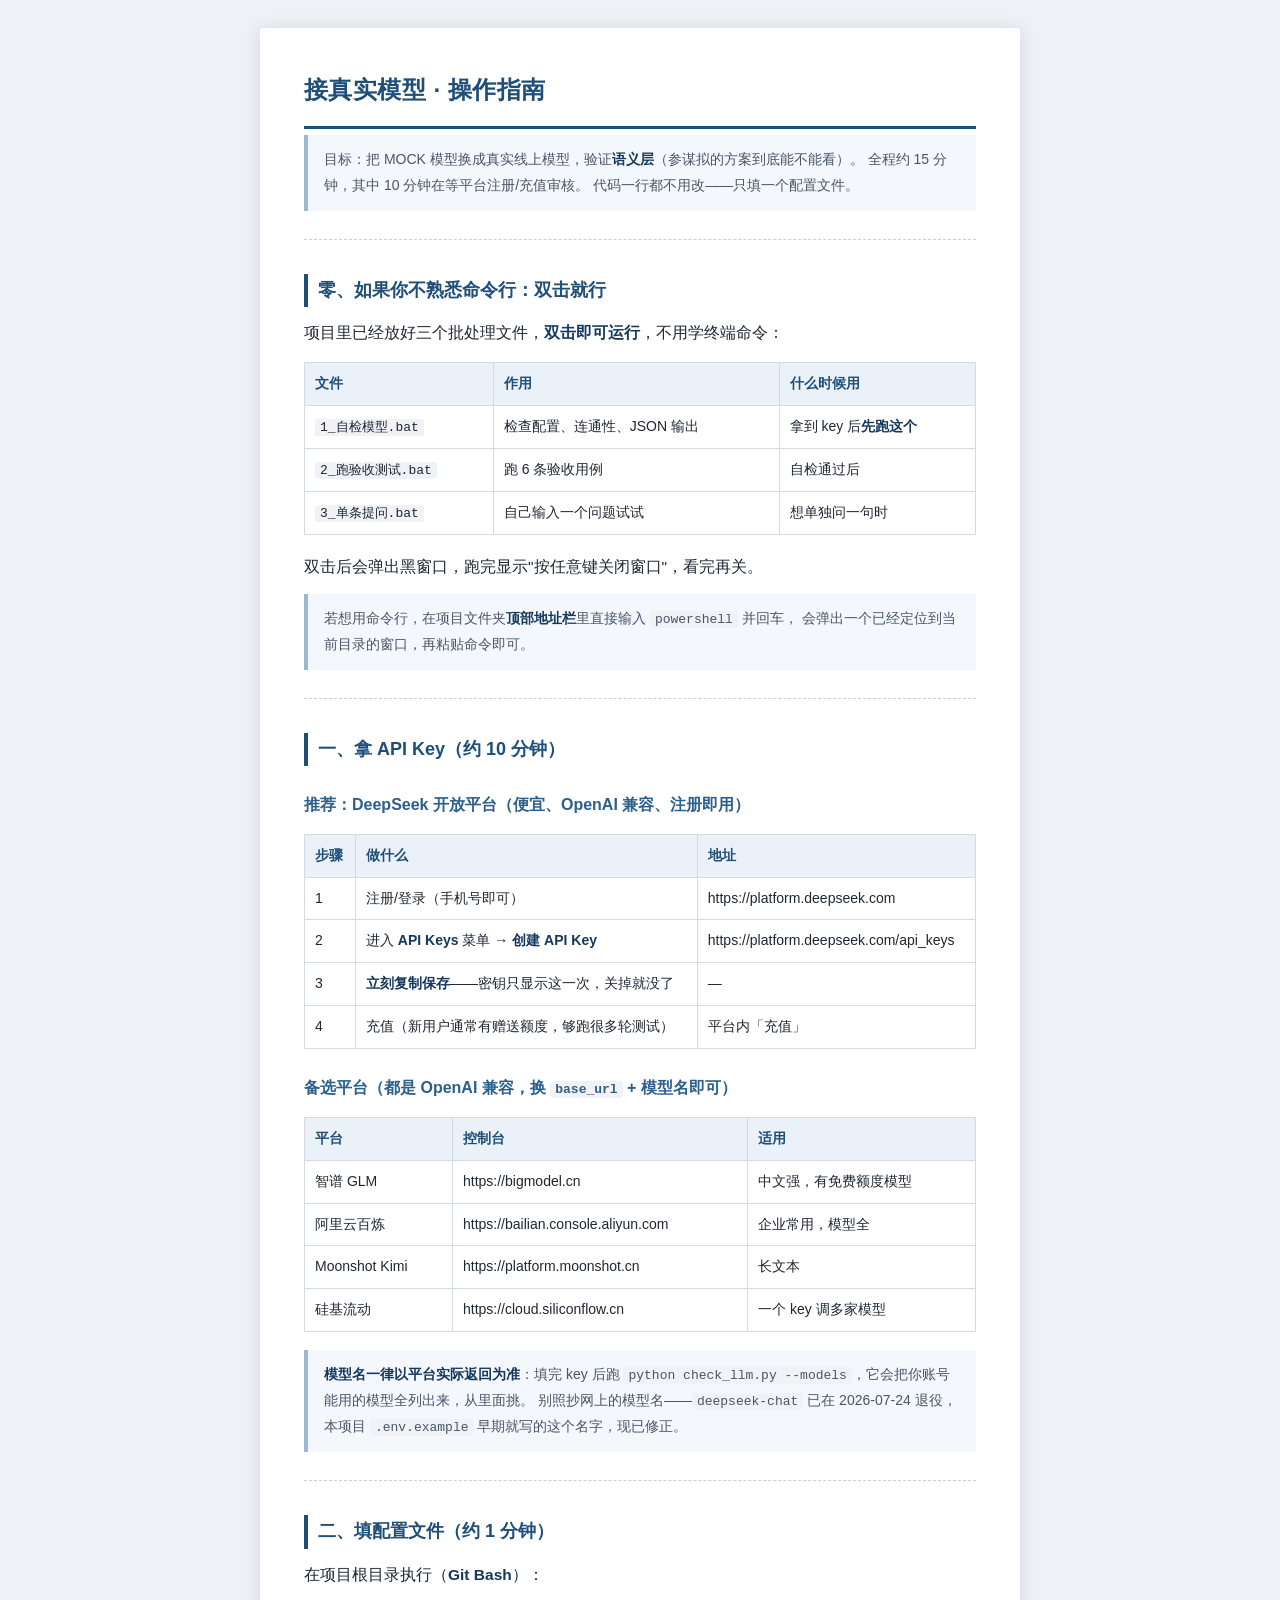
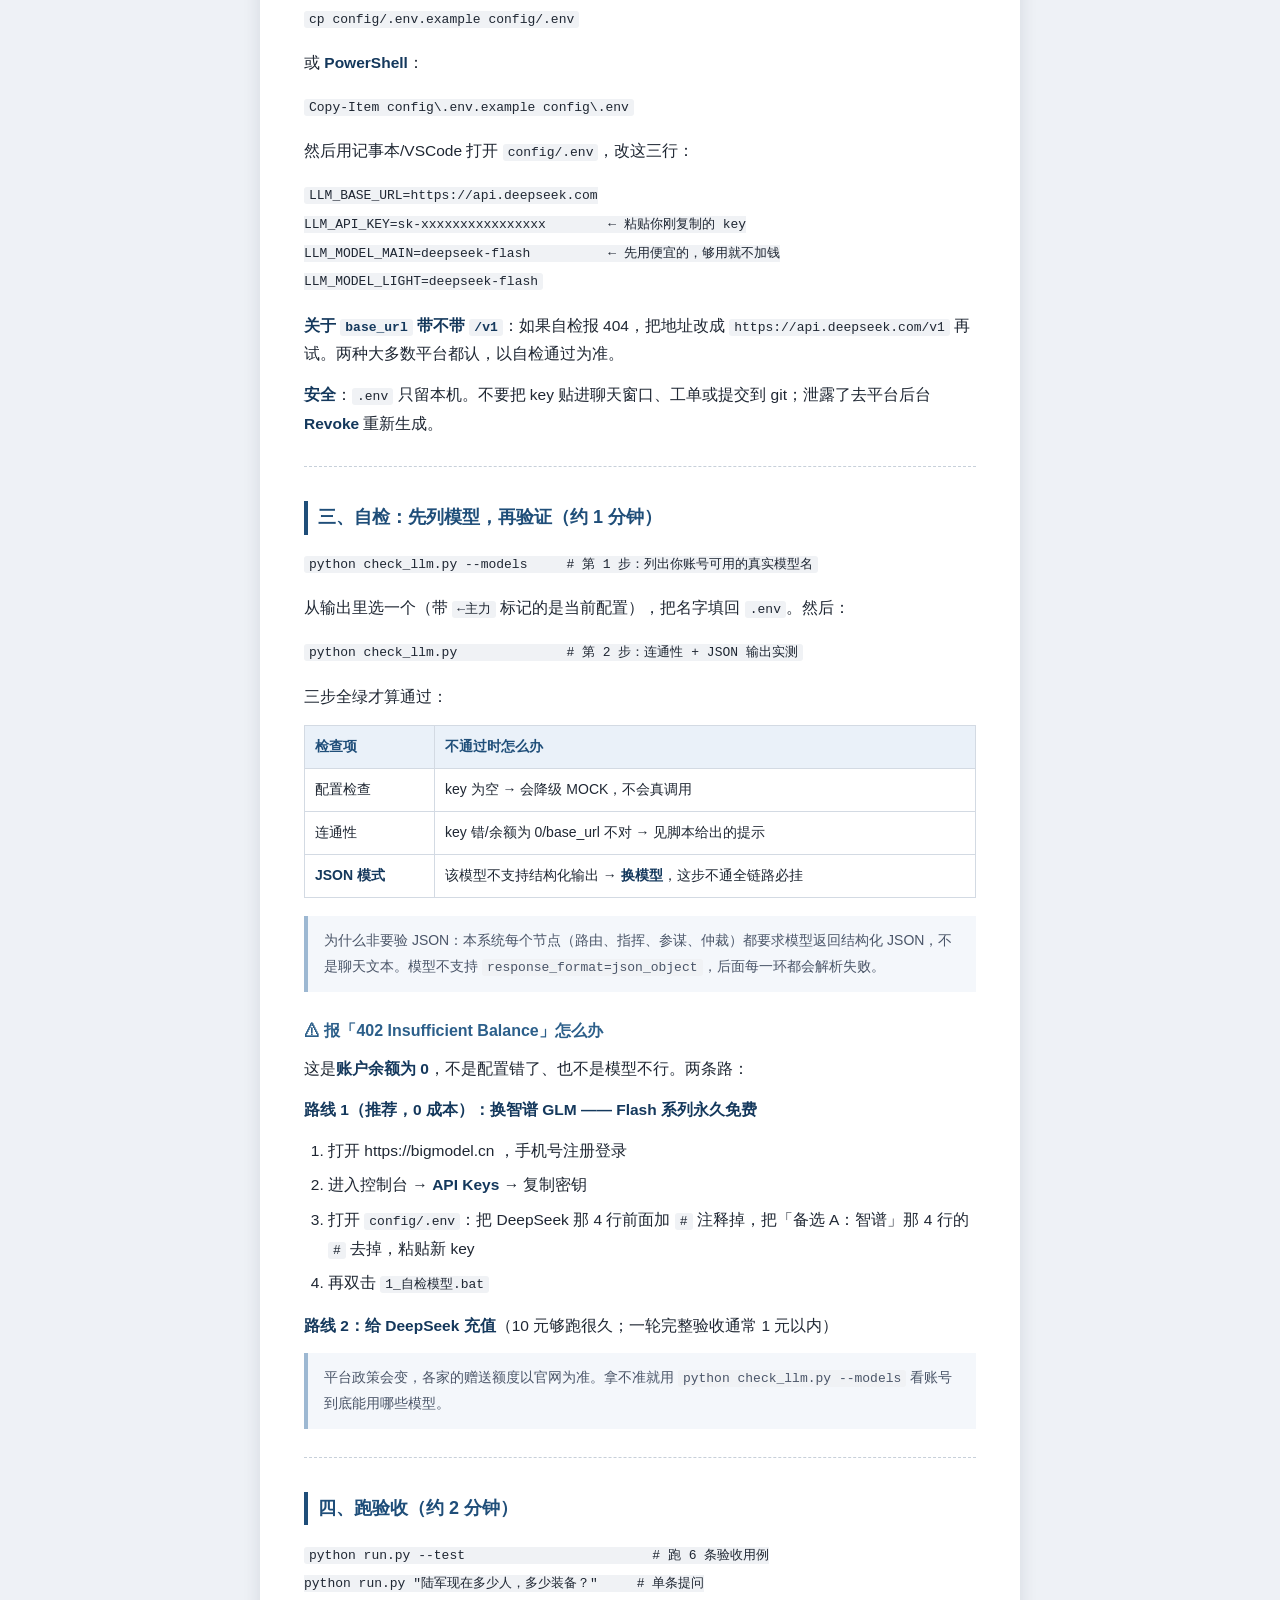
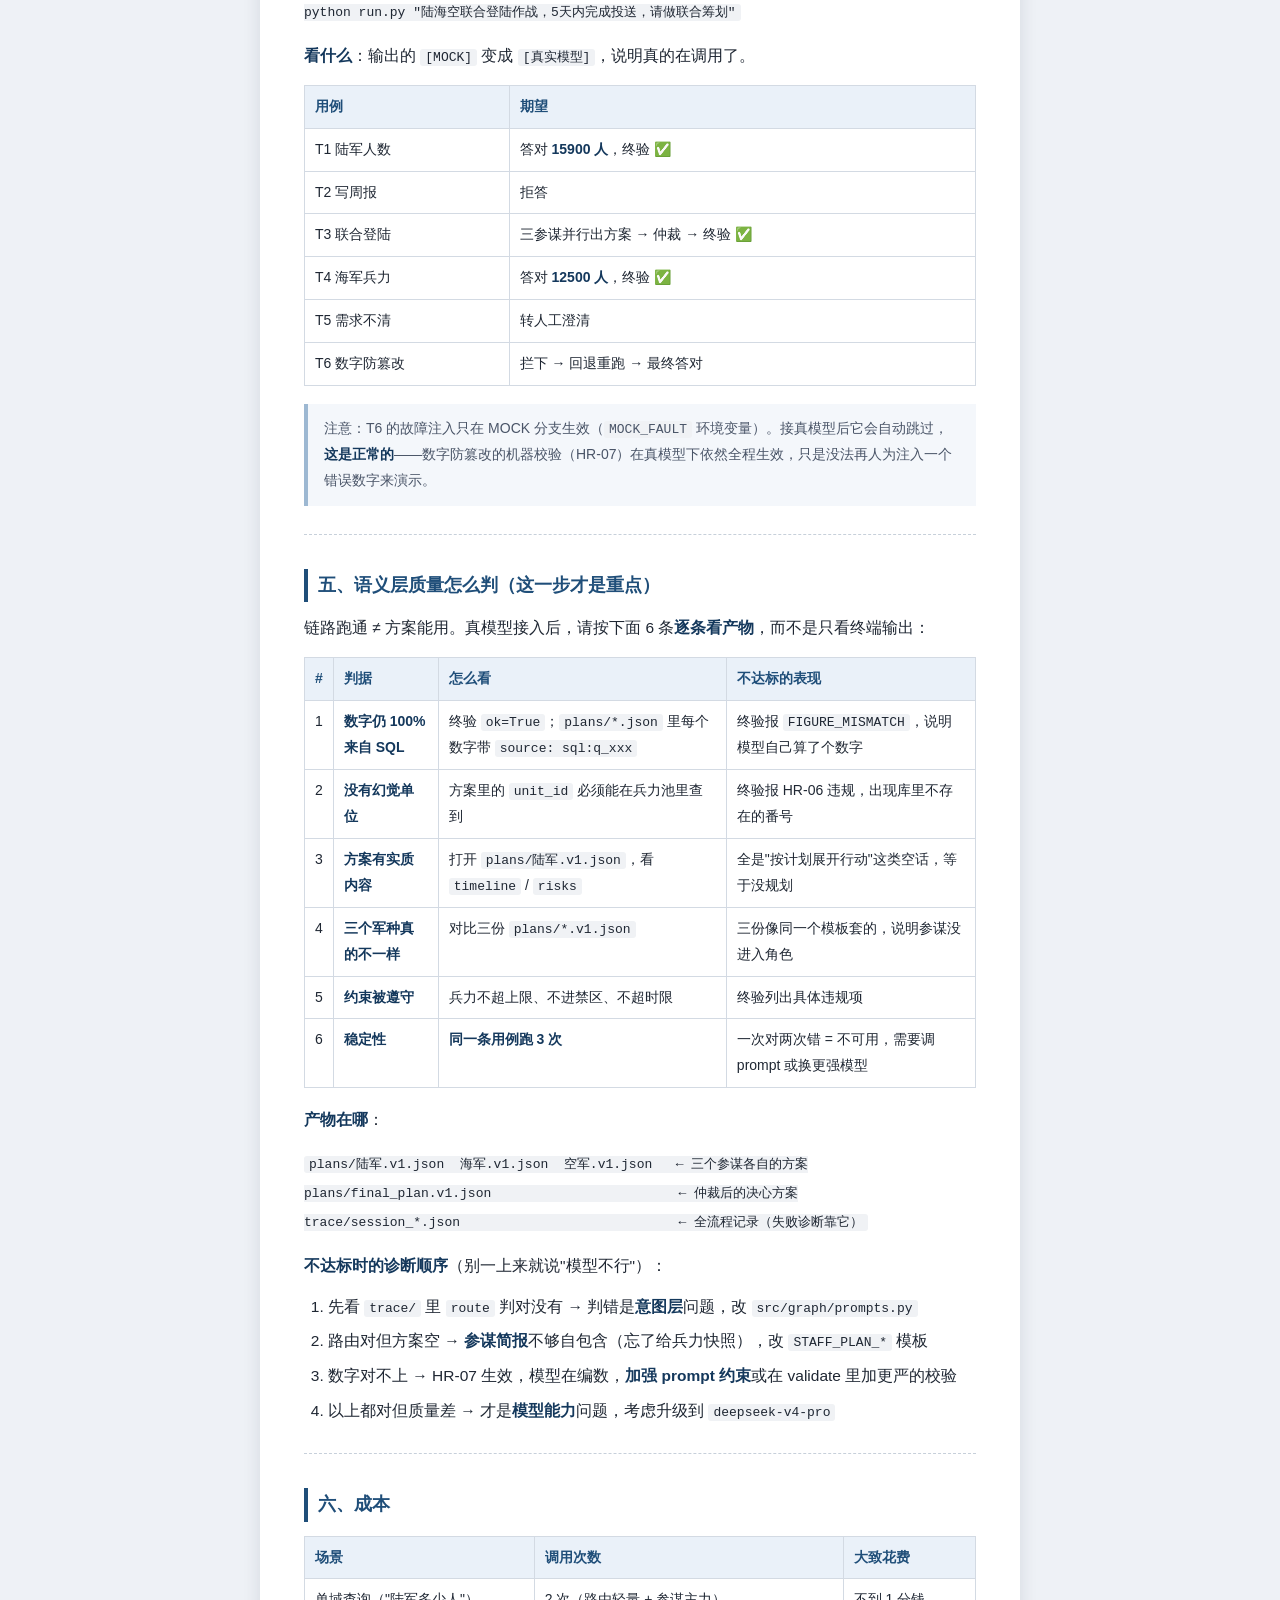
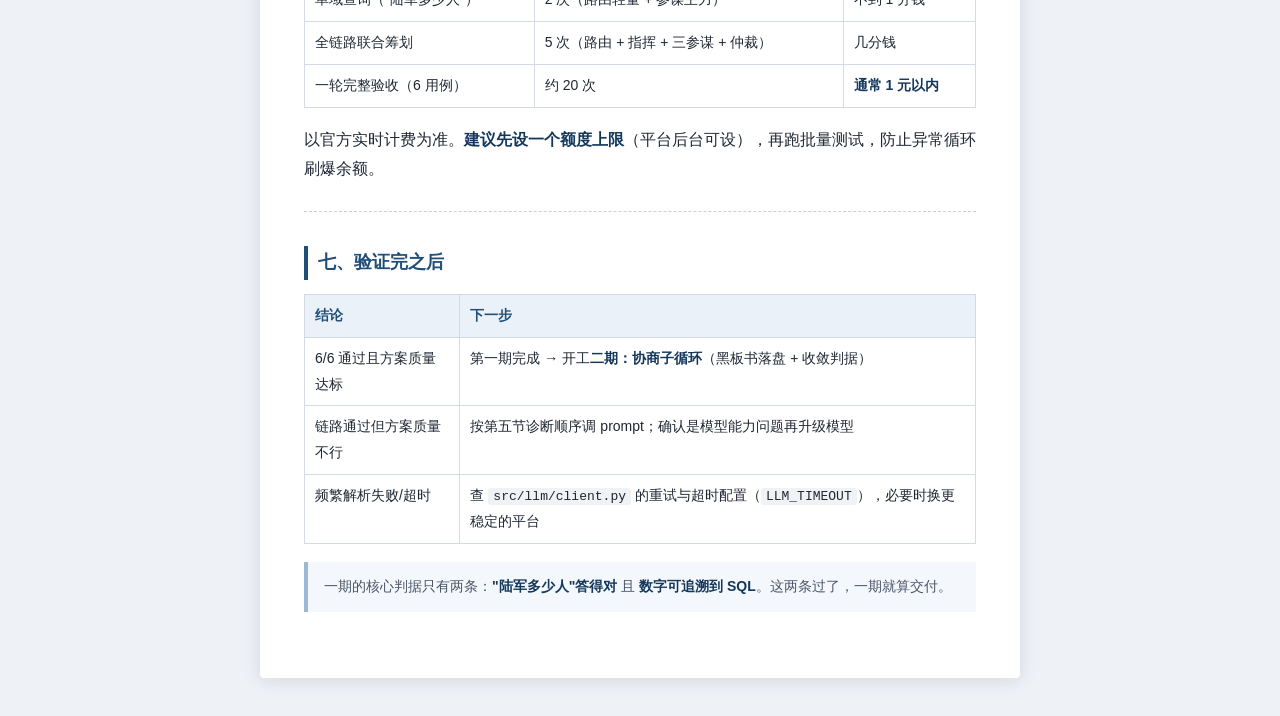
<file: 接真模型操作指南.html>
<!DOCTYPE html>
<html lang="zh-CN">
<head>
<meta charset="UTF-8">
<meta name="viewport" content="width=device-width, initial-scale=1.0">
<title>接真实模型 · 操作指南</title>
<style>
  @page { size: A4; margin: 16mm 15mm 14mm 15mm; }
  * { box-sizing: border-box; }
  html { -webkit-text-size-adjust: 100%; }
  body {
    margin: 0; padding: 28px 20px 40px; background: #eef1f6;
    font-family: "Microsoft YaHei", "PingFang SC", "Source Han Sans SC", sans-serif;
    color: #1f2733; font-size: 15.5px; line-height: 1.85;
  }
  .sheet {
    max-width: 760px; margin: 0 auto; background: #fff; border-radius: 4px;
    box-shadow: 0 2px 18px rgba(24,39,66,.12); padding: 40px 44px 46px;
  }
  h1 {
    font-size: 24px; margin: 0 0 6px; color: #1f4e79; letter-spacing: .02em;
    border-bottom: 3px solid #1f4e79; padding-bottom: 14px;
  }
  h2 {
    font-size: 18px; margin: 34px 0 12px; color: #1f4e79;
    border-left: 4px solid #1f4e79; padding-left: 10px;
  }
  h3 { font-size: 16px; margin: 24px 0 10px; color: #2c5f8a; }
  p { margin: 0 0 12px; }
  blockquote {
    margin: 0 0 20px; padding: 12px 16px; background: #f4f7fb;
    border-left: 4px solid #9db8d2; color: #4a5568; font-size: 14px;
  }
  blockquote p { margin: 0; }
  strong { color: #14385c; }
  hr { border: none; border-top: 1px dashed #c7d0da; margin: 28px 0; }
  ul, ol { margin: 0 0 14px; padding-left: 24px; }
  li { margin-bottom: 6px; }
  table { border-collapse: collapse; width: 100%; margin: 14px 0 18px; font-size: 14px; }
  th, td { border: 1px solid #d3dae3; padding: 8px 10px; text-align: left; vertical-align: top; }
  th { background: #eaf1f9; color: #1f4e79; font-weight: 600; }
  code { background: #f0f2f5; padding: 1px 5px; border-radius: 3px; font-size: 13px; }
  .foot-meta { margin-top: 34px; padding-top: 12px; border-top: 1px solid #e1e6ec;
               font-size: 12px; color: #8a94a0; text-align: right; }

  @media (max-width: 640px) {
    body { padding: 16px 10px 28px; font-size: 15px; }
    .sheet { padding: 22px 18px 26px; box-shadow: none; }
    h1 { font-size: 20px; }
    h2 { font-size: 17px; margin-top: 26px; }
    table { font-size: 13px; display: block; overflow-x: auto; white-space: nowrap; }
  }
  @media print {
    body { padding: 0; background: #fff; font-size: 11pt; }
    .sheet { max-width: none; box-shadow: none; padding: 0; }
    h2 { page-break-after: avoid; }
    table { page-break-inside: avoid; }
  }
</style>
</head>
<body>
<div class="sheet">
<h1>接真实模型 · 操作指南</h1>
<blockquote>
<p>目标：把 MOCK 模型换成真实线上模型，验证<strong>语义层</strong>（参谋拟的方案到底能不能看）。
全程约 15 分钟，其中 10 分钟在等平台注册/充值审核。
代码一行都不用改——只填一个配置文件。</p>
</blockquote>
<hr />
<h2>零、如果你不熟悉命令行：双击就行</h2>
<p>项目里已经放好三个批处理文件，<strong>双击即可运行</strong>，不用学终端命令：</p>
<table>
<thead>
<tr>
<th>文件</th>
<th>作用</th>
<th>什么时候用</th>
</tr>
</thead>
<tbody>
<tr>
<td><code>1_自检模型.bat</code></td>
<td>检查配置、连通性、JSON 输出</td>
<td>拿到 key 后<strong>先跑这个</strong></td>
</tr>
<tr>
<td><code>2_跑验收测试.bat</code></td>
<td>跑 6 条验收用例</td>
<td>自检通过后</td>
</tr>
<tr>
<td><code>3_单条提问.bat</code></td>
<td>自己输入一个问题试试</td>
<td>想单独问一句时</td>
</tr>
</tbody>
</table>
<p>双击后会弹出黑窗口，跑完显示"按任意键关闭窗口"，看完再关。</p>
<blockquote>
<p>若想用命令行，在项目文件夹<strong>顶部地址栏</strong>里直接输入 <code>powershell</code> 并回车，
会弹出一个已经定位到当前目录的窗口，再粘贴命令即可。</p>
</blockquote>
<hr />
<h2>一、拿 API Key（约 10 分钟）</h2>
<h3>推荐：DeepSeek 开放平台（便宜、OpenAI 兼容、注册即用）</h3>
<table>
<thead>
<tr>
<th>步骤</th>
<th>做什么</th>
<th>地址</th>
</tr>
</thead>
<tbody>
<tr>
<td>1</td>
<td>注册/登录（手机号即可）</td>
<td>https://platform.deepseek.com</td>
</tr>
<tr>
<td>2</td>
<td>进入 <strong>API Keys</strong> 菜单 → <strong>创建 API Key</strong></td>
<td>https://platform.deepseek.com/api_keys</td>
</tr>
<tr>
<td>3</td>
<td><strong>立刻复制保存</strong>——密钥只显示这一次，关掉就没了</td>
<td>—</td>
</tr>
<tr>
<td>4</td>
<td>充值（新用户通常有赠送额度，够跑很多轮测试）</td>
<td>平台内「充值」</td>
</tr>
</tbody>
</table>
<h3>备选平台（都是 OpenAI 兼容，换 <code>base_url</code> + 模型名即可）</h3>
<table>
<thead>
<tr>
<th>平台</th>
<th>控制台</th>
<th>适用</th>
</tr>
</thead>
<tbody>
<tr>
<td>智谱 GLM</td>
<td>https://bigmodel.cn</td>
<td>中文强，有免费额度模型</td>
</tr>
<tr>
<td>阿里云百炼</td>
<td>https://bailian.console.aliyun.com</td>
<td>企业常用，模型全</td>
</tr>
<tr>
<td>Moonshot Kimi</td>
<td>https://platform.moonshot.cn</td>
<td>长文本</td>
</tr>
<tr>
<td>硅基流动</td>
<td>https://cloud.siliconflow.cn</td>
<td>一个 key 调多家模型</td>
</tr>
</tbody>
</table>
<blockquote>
<p><strong>模型名一律以平台实际返回为准</strong>：填完 key 后跑 <code>python check_llm.py --models</code>，它会把你账号能用的模型全列出来，从里面挑。
别照抄网上的模型名——<code>deepseek-chat</code> 已在 2026-07-24 退役，本项目 <code>.env.example</code> 早期就写的这个名字，现已修正。</p>
</blockquote>
<hr />
<h2>二、填配置文件（约 1 分钟）</h2>
<p>在项目根目录执行（<strong>Git Bash</strong>）：</p>
<pre><code class="language-bash">cp config/.env.example config/.env
</code></pre>
<p>或 <strong>PowerShell</strong>：</p>
<pre><code class="language-powershell">Copy-Item config\.env.example config\.env
</code></pre>
<p>然后用记事本/VSCode 打开 <code>config/.env</code>，改这三行：</p>
<pre><code class="language-ini">LLM_BASE_URL=https://api.deepseek.com
LLM_API_KEY=sk-xxxxxxxxxxxxxxxx        ← 粘贴你刚复制的 key
LLM_MODEL_MAIN=deepseek-flash          ← 先用便宜的，够用就不加钱
LLM_MODEL_LIGHT=deepseek-flash
</code></pre>
<p><strong>关于 <code>base_url</code> 带不带 <code>/v1</code></strong>：如果自检报 404，把地址改成 <code>https://api.deepseek.com/v1</code> 再试。两种大多数平台都认，以自检通过为准。</p>
<p><strong>安全</strong>：<code>.env</code> 只留本机。不要把 key 贴进聊天窗口、工单或提交到 git；泄露了去平台后台 <strong>Revoke</strong> 重新生成。</p>
<hr />
<h2>三、自检：先列模型，再验证（约 1 分钟）</h2>
<pre><code class="language-bash">python check_llm.py --models     # 第 1 步：列出你账号可用的真实模型名
</code></pre>
<p>从输出里选一个（带 <code>←主力</code> 标记的是当前配置），把名字填回 <code>.env</code>。然后：</p>
<pre><code class="language-bash">python check_llm.py              # 第 2 步：连通性 + JSON 输出实测
</code></pre>
<p>三步全绿才算通过：</p>
<table>
<thead>
<tr>
<th>检查项</th>
<th>不通过时怎么办</th>
</tr>
</thead>
<tbody>
<tr>
<td>配置检查</td>
<td>key 为空 → 会降级 MOCK，不会真调用</td>
</tr>
<tr>
<td>连通性</td>
<td>key 错/余额为 0/base_url 不对 → 见脚本给出的提示</td>
</tr>
<tr>
<td><strong>JSON 模式</strong></td>
<td>该模型不支持结构化输出 → <strong>换模型</strong>，这步不通全链路必挂</td>
</tr>
</tbody>
</table>
<blockquote>
<p>为什么非要验 JSON：本系统每个节点（路由、指挥、参谋、仲裁）都要求模型返回结构化 JSON，不是聊天文本。模型不支持 <code>response_format=json_object</code>，后面每一环都会解析失败。</p>
</blockquote>
<h3>⚠ 报「402 Insufficient Balance」怎么办</h3>
<p>这是<strong>账户余额为 0</strong>，不是配置错了、也不是模型不行。两条路：</p>
<p><strong>路线 1（推荐，0 成本）：换智谱 GLM —— Flash 系列永久免费</strong></p>
<ol>
<li>打开 https://bigmodel.cn ，手机号注册登录</li>
<li>进入控制台 → <strong>API Keys</strong> → 复制密钥</li>
<li>打开 <code>config/.env</code>：把 DeepSeek 那 4 行前面加 <code>#</code> 注释掉，把「备选 A：智谱」那 4 行的 <code>#</code> 去掉，粘贴新 key</li>
<li>再双击 <code>1_自检模型.bat</code></li>
</ol>
<p><strong>路线 2：给 DeepSeek 充值</strong>（10 元够跑很久；一轮完整验收通常 1 元以内）</p>
<blockquote>
<p>平台政策会变，各家的赠送额度以官网为准。拿不准就用 <code>python check_llm.py --models</code> 看账号到底能用哪些模型。</p>
</blockquote>
<hr />
<h2>四、跑验收（约 2 分钟）</h2>
<pre><code class="language-bash">python run.py --test                        # 跑 6 条验收用例
python run.py &quot;陆军现在多少人，多少装备？&quot;     # 单条提问
python run.py &quot;陆海空联合登陆作战，5天内完成投送，请做联合筹划&quot;
</code></pre>
<p><strong>看什么</strong>：输出的 <code>[MOCK]</code> 变成 <code>[真实模型]</code>，说明真的在调用了。</p>
<table>
<thead>
<tr>
<th>用例</th>
<th>期望</th>
</tr>
</thead>
<tbody>
<tr>
<td>T1 陆军人数</td>
<td>答对 <strong>15900 人</strong>，终验 ✅</td>
</tr>
<tr>
<td>T2 写周报</td>
<td>拒答</td>
</tr>
<tr>
<td>T3 联合登陆</td>
<td>三参谋并行出方案 → 仲裁 → 终验 ✅</td>
</tr>
<tr>
<td>T4 海军兵力</td>
<td>答对 <strong>12500 人</strong>，终验 ✅</td>
</tr>
<tr>
<td>T5 需求不清</td>
<td>转人工澄清</td>
</tr>
<tr>
<td>T6 数字防篡改</td>
<td>拦下 → 回退重跑 → 最终答对</td>
</tr>
</tbody>
</table>
<blockquote>
<p>注意：T6 的故障注入只在 MOCK 分支生效（<code>MOCK_FAULT</code> 环境变量）。接真模型后它会自动跳过，<strong>这是正常的</strong>——数字防篡改的机器校验（HR-07）在真模型下依然全程生效，只是没法再人为注入一个错误数字来演示。</p>
</blockquote>
<hr />
<h2>五、语义层质量怎么判（这一步才是重点）</h2>
<p>链路跑通 ≠ 方案能用。真模型接入后，请按下面 6 条<strong>逐条看产物</strong>，而不是只看终端输出：</p>
<table>
<thead>
<tr>
<th>#</th>
<th>判据</th>
<th>怎么看</th>
<th>不达标的表现</th>
</tr>
</thead>
<tbody>
<tr>
<td>1</td>
<td><strong>数字仍 100% 来自 SQL</strong></td>
<td>终验 <code>ok=True</code>；<code>plans/*.json</code> 里每个数字带 <code>source: sql:q_xxx</code></td>
<td>终验报 <code>FIGURE_MISMATCH</code>，说明模型自己算了个数字</td>
</tr>
<tr>
<td>2</td>
<td><strong>没有幻觉单位</strong></td>
<td>方案里的 <code>unit_id</code> 必须能在兵力池里查到</td>
<td>终验报 HR-06 违规，出现库里不存在的番号</td>
</tr>
<tr>
<td>3</td>
<td><strong>方案有实质内容</strong></td>
<td>打开 <code>plans/陆军.v1.json</code>，看 <code>timeline</code> / <code>risks</code></td>
<td>全是"按计划展开行动"这类空话，等于没规划</td>
</tr>
<tr>
<td>4</td>
<td><strong>三个军种真的不一样</strong></td>
<td>对比三份 <code>plans/*.v1.json</code></td>
<td>三份像同一个模板套的，说明参谋没进入角色</td>
</tr>
<tr>
<td>5</td>
<td><strong>约束被遵守</strong></td>
<td>兵力不超上限、不进禁区、不超时限</td>
<td>终验列出具体违规项</td>
</tr>
<tr>
<td>6</td>
<td><strong>稳定性</strong></td>
<td><strong>同一条用例跑 3 次</strong></td>
<td>一次对两次错 = 不可用，需要调 prompt 或换更强模型</td>
</tr>
</tbody>
</table>
<p><strong>产物在哪</strong>：</p>
<pre><code>plans/陆军.v1.json  海军.v1.json  空军.v1.json   ← 三个参谋各自的方案
plans/final_plan.v1.json                        ← 仲裁后的决心方案
trace/session_*.json                            ← 全流程记录（失败诊断靠它）
</code></pre>
<p><strong>不达标时的诊断顺序</strong>（别一上来就说"模型不行"）：</p>
<ol>
<li>先看 <code>trace/</code> 里 <code>route</code> 判对没有 → 判错是<strong>意图层</strong>问题，改 <code>src/graph/prompts.py</code></li>
<li>路由对但方案空 → <strong>参谋简报</strong>不够自包含（忘了给兵力快照），改 <code>STAFF_PLAN_*</code> 模板</li>
<li>数字对不上 → HR-07 生效，模型在编数，<strong>加强 prompt 约束</strong>或在 validate 里加更严的校验</li>
<li>以上都对但质量差 → 才是<strong>模型能力</strong>问题，考虑升级到 <code>deepseek-v4-pro</code></li>
</ol>
<hr />
<h2>六、成本</h2>
<table>
<thead>
<tr>
<th>场景</th>
<th>调用次数</th>
<th>大致花费</th>
</tr>
</thead>
<tbody>
<tr>
<td>单域查询（"陆军多少人"）</td>
<td>2 次（路由轻量 + 参谋主力）</td>
<td>不到 1 分钱</td>
</tr>
<tr>
<td>全链路联合筹划</td>
<td>5 次（路由 + 指挥 + 三参谋 + 仲裁）</td>
<td>几分钱</td>
</tr>
<tr>
<td>一轮完整验收（6 用例）</td>
<td>约 20 次</td>
<td><strong>通常 1 元以内</strong></td>
</tr>
</tbody>
</table>
<p>以官方实时计费为准。<strong>建议先设一个额度上限</strong>（平台后台可设），再跑批量测试，防止异常循环刷爆余额。</p>
<hr />
<h2>七、验证完之后</h2>
<table>
<thead>
<tr>
<th>结论</th>
<th>下一步</th>
</tr>
</thead>
<tbody>
<tr>
<td>6/6 通过且方案质量达标</td>
<td>第一期完成 → 开工<strong>二期：协商子循环</strong>（黑板书落盘 + 收敛判据）</td>
</tr>
<tr>
<td>链路通过但方案质量不行</td>
<td>按第五节诊断顺序调 prompt；确认是模型能力问题再升级模型</td>
</tr>
<tr>
<td>频繁解析失败/超时</td>
<td>查 <code>src/llm/client.py</code> 的重试与超时配置（<code>LLM_TIMEOUT</code>），必要时换更稳定的平台</td>
</tr>
</tbody>
</table>
<blockquote>
<p>一期的核心判据只有两条：<strong>"陆军多少人"答得对</strong> 且 <strong>数字可追溯到 SQL</strong>。这两条过了，一期就算交付。</p>
</blockquote>
</div>
</body>
</html>
</file>
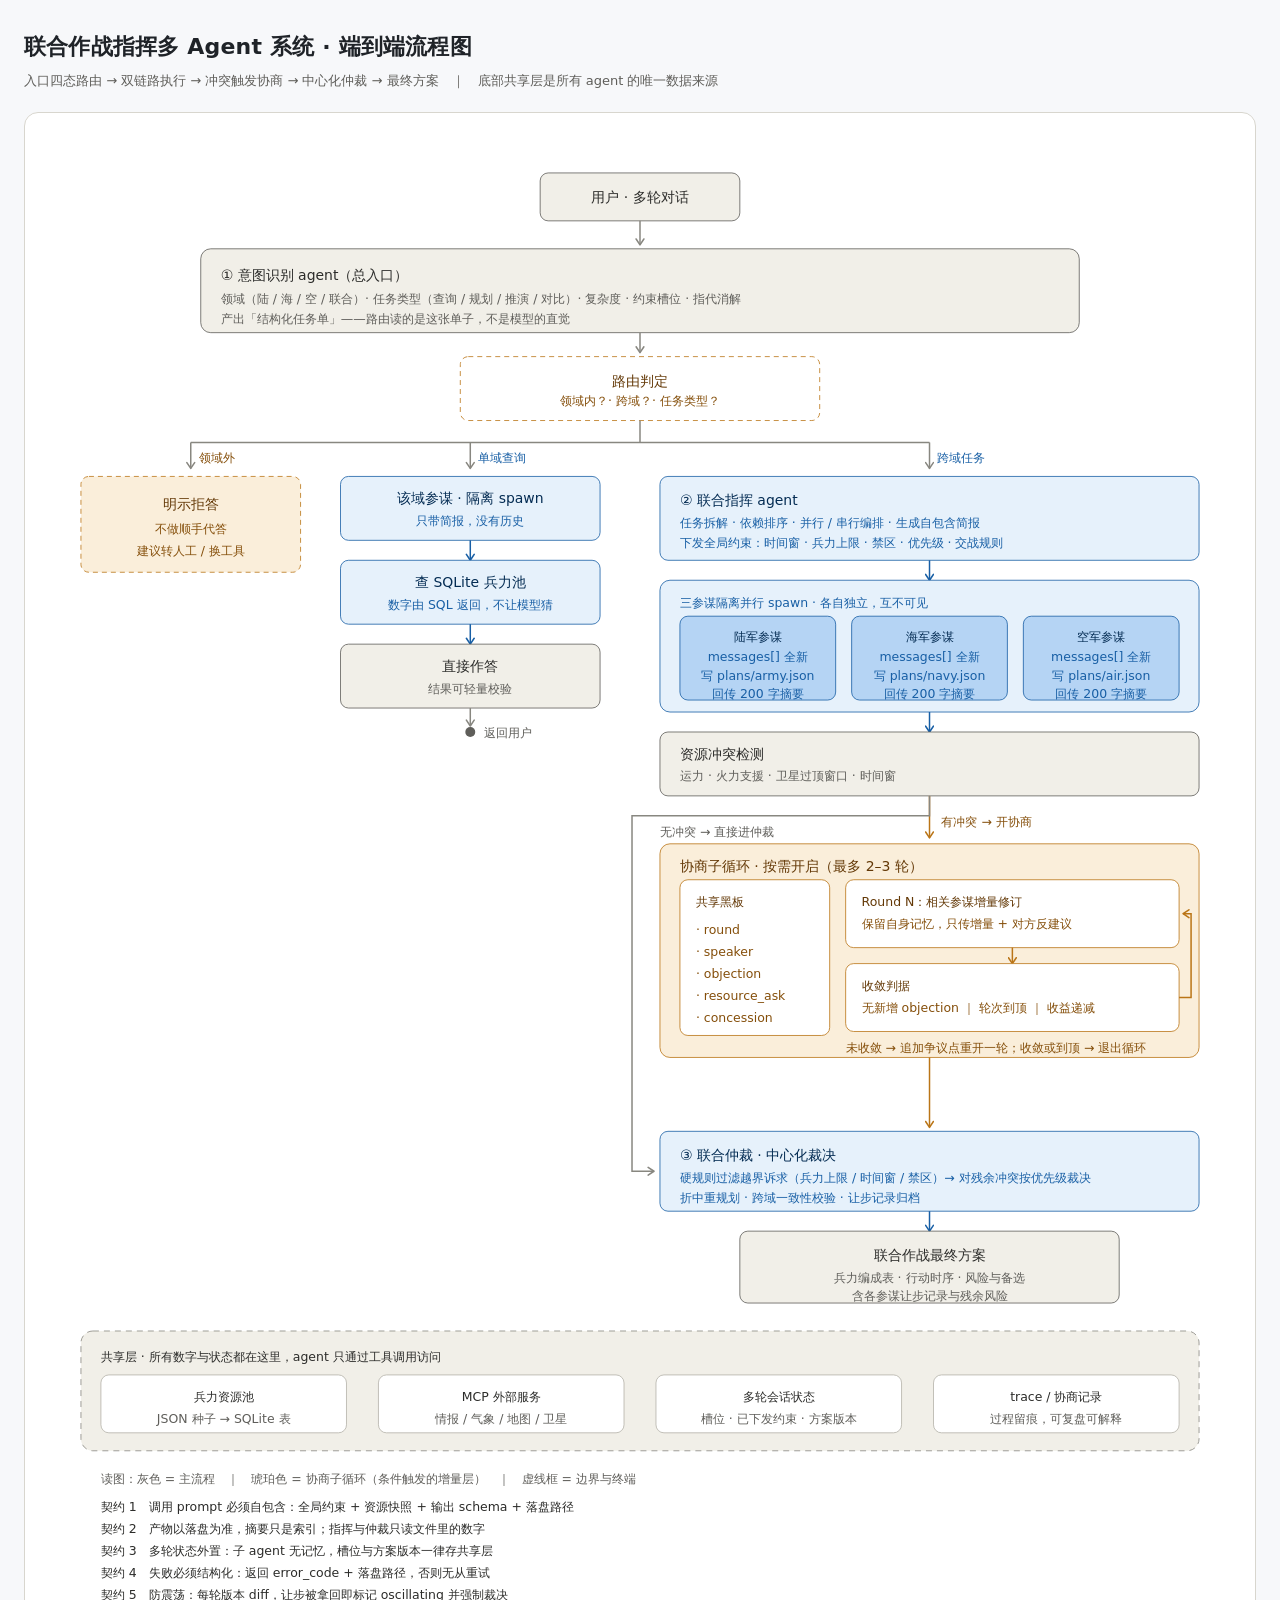
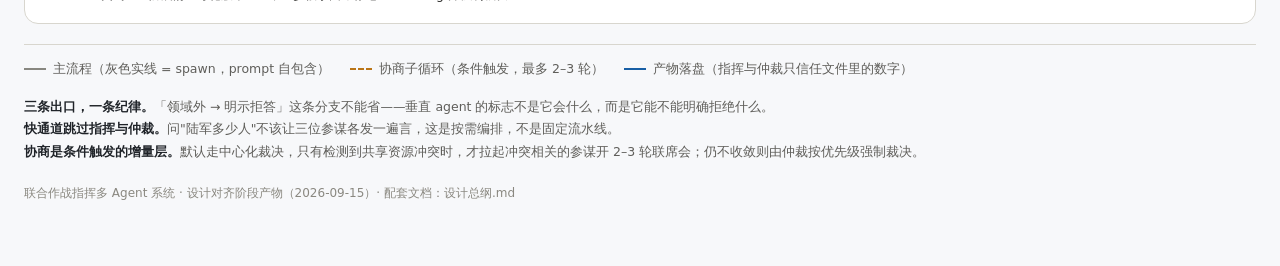
<file: 联合作战指挥多Agent系统-端到端流程图.html>
<!DOCTYPE html>
<html lang="zh-CN" data-page-node-id="YNPX7tSZ5pJbT0723KHWvJ">
<head data-page-node-id="b4kc1kHDiqyElHFxWEKIrS">
<meta charset="UTF-8" data-page-node-id="mNbCt2q7MHmDq7rV5R3dlr">
<meta name="viewport" content="width=device-width, initial-scale=1" data-page-node-id="DVnJ3xP6WKKxdSDZxDAEVb">
<title>联合作战指挥多 Agent 系统 · 端到端流程图</title>
<style>
  :root{
    --bg:#FFFFFF; --page:#F7F8FA; --ink:#1F2328; --ink2:#5F5E5A;
    --line:#D8D6CE; --gray-f:#F1EFE8; --gray-s:#5F5E5A;
    --blue-f:#E6F1FB; --blue-s:#185FA5; --blue-t:#042C53;
    --amber-f:#FAEEDA; --amber-s:#BA7517; --amber-t:#633806;
  }
  *{box-sizing:border-box}
  body{
    margin:0; padding:32px 24px 64px;
    background:var(--page); color:var(--ink);
    font-family:"PingFang SC","Microsoft YaHei","Hiragino Sans GB",system-ui,-apple-system,sans-serif;
    -webkit-font-smoothing:antialiased;
  }
  .wrap{max-width:1240px;margin:0 auto}
  header{margin-bottom:20px}
  h1{font-size:22px;font-weight:600;margin:0 0 8px;letter-spacing:.2px}
  .sub{font-size:13px;line-height:1.7;color:var(--ink2);margin:0}
  .card{
    background:var(--bg); border:1px solid var(--line); border-radius:14px;
    padding:20px 16px; overflow-x:auto;
  }
  svg{display:block;width:100%;min-width:900px;height:auto}
  .legend{
    margin-top:20px;padding-top:16px;border-top:1px solid var(--line);
    display:flex;flex-wrap:wrap;gap:20px;font-size:12.5px;color:var(--ink2)
  }
  .legend i{display:inline-block;width:22px;height:0;border-top-width:2px;border-top-style:solid;vertical-align:middle;margin-right:7px}
  .lg-gray i{border-top-color:#888780}
  .lg-amber i{border-top-color:#BA7517;border-top-style:dashed}
  .lg-blue i{border-top-color:#185FA5}
  .note{margin-top:18px;font-size:12.5px;line-height:1.8;color:var(--ink2)}
  .note b{color:var(--ink);font-weight:600}
  footer{margin-top:22px;font-size:12px;color:#8A8880}
</style>
</head>
<body data-page-node-id="uaq8HsPBKGLLljZXs8AGlE">
<div class="wrap" data-page-node-id="xYM9xw3pEkGGgKwjvaEe2V">
  <header data-page-node-id="HogHSpj1Cn3dPU6ADBHLHc">
    <h1 data-page-node-id="txKmu2KQz0xCkZGauIlpDn">联合作战指挥多 Agent 系统 · 端到端流程图</h1>
    <p class="sub" data-page-node-id="6tVD27lqxnTIZO1MEe5Sd9">入口四态路由 → 双链路执行 → 冲突触发协商 → 中心化仲裁 → 最终方案　｜　底部共享层是所有 agent 的唯一数据来源</p>
  </header>

  <div class="card" data-page-node-id="z2AGlvyuI6liojXDymE1ox">
  <svg viewBox="0 0 1200 1472" xmlns="http://www.w3.org/2000/svg" role="img" data-page-node-id="Sppp72EB9BWYFn9xa0Y6rJ">
    <title>联合作战指挥多 Agent 系统端到端流程图</title>
    <desc data-page-node-id="W0CvKX5LrOlmeTVfP0SjUq">用户请求经意图识别 agent 产出结构化任务单，四态路由分发到领域外拒答、单域快通道、跨域全链路三条出口。全链路经联合指挥下发全局约束，三参谋隔离并行拟案，冲突检测后无冲突直接进仲裁、有冲突进入协商子循环，最终由联合仲裁输出联合作战方案。底部共享层提供兵力资源池、MCP 外部服务、多轮会话状态与过程留痕。</desc>
    <defs data-page-node-id="23QHyS9ijmBZvdNLsfPlud">
      <marker id="ar" viewBox="0 0 10 10" refX="8" refY="5" markerWidth="6.5" markerHeight="6.5" orient="auto-start-reverse" data-page-node-id="3b2kcthf1IiMQwXuBn23qR">
        <path d="M2 1L8 5L2 9" fill="none" stroke="context-stroke" stroke-width="1.6" stroke-linecap="round" stroke-linejoin="round" data-page-node-id="W5PyWdecIwXv07ZGKcGDD9"/>
      </marker>
      <style>
        .th{font:500 14px "PingFang SC","Microsoft YaHei",system-ui,sans-serif}
        .ts{font:400 12.5px "PingFang SC","Microsoft YaHei",system-ui,sans-serif}
        .tl{font:500 12.5px "PingFang SC","Microsoft YaHei",system-ui,sans-serif}
      </style>
    </defs>

    <rect x="500" y="40" width="200" height="48" rx="8" fill="#F1EFE8" stroke="#5F5E5A" stroke-width="0.8" data-page-node-id="MIzvrJQaRVrvDjDukwYrVS"/>
    <text class="th" x="600" y="64" text-anchor="middle" dominant-baseline="central" style="fill:#2C2C2A" data-page-node-id="6AYPF2mtiw8g88ZKsAxC2Q">用户 · 多轮对话</text>
    <line x1="600" y1="88" x2="600" y2="112" stroke="#888780" stroke-width="1.5" marker-end="url(#ar)" data-page-node-id="j1CEW2wVdZAOUrH7qzAWPx"/>

    <rect x="160" y="116" width="880" height="84" rx="10" fill="#F1EFE8" stroke="#5F5E5A" stroke-width="0.8" data-page-node-id="gE3uwSnQzEmSMd2wJLUtcV"/>
    <text class="th" x="180" y="142" dominant-baseline="central" style="fill:#2C2C2A" data-page-node-id="I7hmyYE3KA191Eeqh8CIW6">① 意图识别 agent（总入口）</text>
    <text class="ts" x="180" y="166" dominant-baseline="central" style="fill:#5F5E5A" data-page-node-id="y5mgvk33ditXfrgr7HbGwR">领域（陆 / 海 / 空 / 联合）· 任务类型（查询 / 规划 / 推演 / 对比）· 复杂度 · 约束槽位 · 指代消解</text>
    <text class="ts" x="180" y="186" dominant-baseline="central" style="fill:#5F5E5A" data-page-node-id="hxNd05AWgrRpQYFofzNJnb">产出「结构化任务单」——路由读的是这张单子，不是模型的直觉</text>
    <line x1="600" y1="200" x2="600" y2="220" stroke="#888780" stroke-width="1.5" marker-end="url(#ar)" data-page-node-id="QClFLDsAePngoZCDyaqnHV"/>

    <rect x="420" y="224" width="360" height="64" rx="8" fill="#FFFFFF" stroke="#BA7517" stroke-width="0.8" stroke-dasharray="5 4" data-page-node-id="BUvdmBMUDUlOKPz1i2Iy9t"/>
    <text class="th" x="600" y="248" text-anchor="middle" dominant-baseline="central" style="fill:#633806" data-page-node-id="cCNGP4LAfD4oe9Xqodgk98">路由判定</text>
    <text class="ts" x="600" y="268" text-anchor="middle" dominant-baseline="central" style="fill:#854F0B" data-page-node-id="IhEBPlxlAkgw0mMl4FfucM">领域内？· 跨域？· 任务类型？</text>

    <line x1="600" y1="288" x2="600" y2="310" stroke="#888780" stroke-width="1.5" data-page-node-id="ztxNv82n1VEkFqNyDFsVR5"/>
    <line x1="150" y1="310" x2="890" y2="310" stroke="#888780" stroke-width="1.5" data-page-node-id="UjtpqQChPv0tB1zrE1eoDd"/>
    <line x1="150" y1="310" x2="150" y2="336" stroke="#888780" stroke-width="1.5" marker-end="url(#ar)" data-page-node-id="62m5zE5Vfelt4p6cS51mVr"/>
    <line x1="430" y1="310" x2="430" y2="336" stroke="#888780" stroke-width="1.5" marker-end="url(#ar)" data-page-node-id="eWXz8otzIgvKptoa3PxxUI"/>
    <line x1="890" y1="310" x2="890" y2="336" stroke="#888780" stroke-width="1.5" marker-end="url(#ar)" data-page-node-id="DSxZ3ZwWbqSZZ3PzIeMpWj"/>
    <text class="tl" x="158" y="330" style="fill:#854F0B" data-page-node-id="BuxWAP320sCrMCPWWRa0Ae">领域外</text>
    <text class="tl" x="438" y="330" style="fill:#185FA5" data-page-node-id="eHtFDcyXiFFEyNe1z2b4qO">单域查询</text>
    <text class="tl" x="898" y="330" style="fill:#185FA5" data-page-node-id="5u2fapecUiEYbAR53FDWfs">跨域任务</text>

    <rect x="40" y="344" width="220" height="96" rx="8" fill="#FAEEDA" stroke="#BA7517" stroke-width="0.8" stroke-dasharray="5 4" data-page-node-id="0jlr4sCa2rskef5Km0hFyd"/>
    <text class="th" x="150" y="372" text-anchor="middle" dominant-baseline="central" style="fill:#633806" data-page-node-id="kFXzTnnlDW3DWV4AAPK8y7">明示拒答</text>
    <text class="ts" x="150" y="396" text-anchor="middle" dominant-baseline="central" style="fill:#854F0B" data-page-node-id="jsPnAzil6MktYccDDX3FRP">不做顺手代答</text>
    <text class="ts" x="150" y="418" text-anchor="middle" dominant-baseline="central" style="fill:#854F0B" data-page-node-id="UYj1vlLxMF2IjLKxTD8RLF">建议转人工 / 换工具</text>

    <rect x="300" y="344" width="260" height="64" rx="8" fill="#E6F1FB" stroke="#185FA5" stroke-width="0.8" data-page-node-id="Ru9VxLO7O9dgr2UD7vCWFs"/>
    <text class="th" x="430" y="366" text-anchor="middle" dominant-baseline="central" style="fill:#042C53" data-page-node-id="KBZKmFyrf6xgbT13rlCPnt">该域参谋 · 隔离 spawn</text>
    <text class="ts" x="430" y="388" text-anchor="middle" dominant-baseline="central" style="fill:#185FA5" data-page-node-id="0b4pYqFYs34lYrGKHSBCmg">只带简报，没有历史</text>
    <line x1="430" y1="408" x2="430" y2="428" stroke="#185FA5" stroke-width="1.5" marker-end="url(#ar)" data-page-node-id="vdFJ264BtnVGZrPVeKasW7"/>

    <rect x="300" y="428" width="260" height="64" rx="8" fill="#E6F1FB" stroke="#185FA5" stroke-width="0.8" data-page-node-id="kHBMF6QpoLOwIwTNqHPLrQ"/>
    <text class="th" x="430" y="450" text-anchor="middle" dominant-baseline="central" style="fill:#042C53" data-page-node-id="nLxl5bAUQtqBvdpIjLfNLN">查 SQLite 兵力池</text>
    <text class="ts" x="430" y="472" text-anchor="middle" dominant-baseline="central" style="fill:#185FA5" data-page-node-id="1S9amPfdKL3txqZmBrOj24">数字由 SQL 返回，不让模型猜</text>
    <line x1="430" y1="492" x2="430" y2="512" stroke="#185FA5" stroke-width="1.5" marker-end="url(#ar)" data-page-node-id="2LdZet02ABQh7AeuUGsHIG"/>

    <rect x="300" y="512" width="260" height="64" rx="8" fill="#F1EFE8" stroke="#5F5E5A" stroke-width="0.8" data-page-node-id="AFCIuSanpNhqYcnLAMShqm"/>
    <text class="th" x="430" y="534" text-anchor="middle" dominant-baseline="central" style="fill:#2C2C2A" data-page-node-id="8CP2DqJFwEvMaHh2METoP9">直接作答</text>
    <text class="ts" x="430" y="556" text-anchor="middle" dominant-baseline="central" style="fill:#5F5E5A" data-page-node-id="vNuRFruTZzUvwjjhrD8rU4">结果可轻量校验</text>
    <line x1="430" y1="576" x2="430" y2="594" stroke="#888780" stroke-width="1.5" marker-end="url(#ar)" data-page-node-id="HOgx1DxD3Gihu9CmMJDMdB"/>
    <circle cx="430" cy="600" r="5" fill="#5F5E5A" data-page-node-id="vSF2p6DIuBIy8hWUPuw1Mj"/>
    <text class="tl" x="444" y="601" dominant-baseline="central" style="fill:#5F5E5A" data-page-node-id="wMATqGTcpnF8BQlLZ2bCjY">返回用户</text>

    <rect x="620" y="344" width="540" height="84" rx="8" fill="#E6F1FB" stroke="#185FA5" stroke-width="0.8" data-page-node-id="Zk9byVAfv0Nvc5gcC7MCnW"/>
    <text class="th" x="640" y="368" dominant-baseline="central" style="fill:#042C53" data-page-node-id="ItYUYXE5H5PwQ3nnCYaZXM">② 联合指挥 agent</text>
    <text class="ts" x="640" y="390" dominant-baseline="central" style="fill:#185FA5" data-page-node-id="IqMtAAOy7QsyyH1FlFh7Sm">任务拆解 · 依赖排序 · 并行 / 串行编排 · 生成自包含简报</text>
    <text class="ts" x="640" y="410" dominant-baseline="central" style="fill:#185FA5" data-page-node-id="85nQGdqcCnIlgidHQdWwFG">下发全局约束：时间窗 · 兵力上限 · 禁区 · 优先级 · 交战规则</text>
    <line x1="890" y1="428" x2="890" y2="448" stroke="#185FA5" stroke-width="1.5" marker-end="url(#ar)" data-page-node-id="ORBEE7Xo5YFb4A7s0efzBC"/>

    <rect x="620" y="448" width="540" height="132" rx="10" fill="#E6F1FB" stroke="#185FA5" stroke-width="0.8" data-page-node-id="3CD0nUJ26sV6AqAJWyBuWE"/>
    <text class="ts" x="640" y="470" dominant-baseline="central" style="fill:#185FA5" data-page-node-id="1ag6iQO4DbKgPrqJ0mT9pO">三参谋隔离并行 spawn · 各自独立，互不可见</text>
    <rect x="640" y="484" width="156" height="84" rx="8" fill="#B5D4F4" stroke="#185FA5" stroke-width="0.8" data-page-node-id="Igo3d18NESn2AEMeG9rIU1"/>
    <text class="tl" x="718" y="504" text-anchor="middle" dominant-baseline="central" style="fill:#042C53" data-page-node-id="k4VTl0AzXHbiKbITXYoVND">陆军参谋</text>
    <text class="ts" x="718" y="524" text-anchor="middle" dominant-baseline="central" style="fill:#185FA5" data-page-node-id="23FTluMJsh16lrUUdYQfe6">messages[] 全新</text>
    <text class="ts" x="718" y="543" text-anchor="middle" dominant-baseline="central" style="fill:#185FA5" data-page-node-id="e8bOO5Cj1jvXHGJ2W8R84K">写 plans/army.json</text>
    <text class="ts" x="718" y="561" text-anchor="middle" dominant-baseline="central" style="fill:#185FA5" data-page-node-id="8lfL1LWHL74ecIofSp2wE5">回传 200 字摘要</text>
    <rect x="812" y="484" width="156" height="84" rx="8" fill="#B5D4F4" stroke="#185FA5" stroke-width="0.8" data-page-node-id="jL0cKKFDW6Sg7dMvq7ILMr"/>
    <text class="tl" x="890" y="504" text-anchor="middle" dominant-baseline="central" style="fill:#042C53" data-page-node-id="qFZoy4VCbkOa3tt3SRD2Qi">海军参谋</text>
    <text class="ts" x="890" y="524" text-anchor="middle" dominant-baseline="central" style="fill:#185FA5" data-page-node-id="nxs5DkgkXG7lBEt87pOQCA">messages[] 全新</text>
    <text class="ts" x="890" y="543" text-anchor="middle" dominant-baseline="central" style="fill:#185FA5" data-page-node-id="XGHTRx3LRqwFDjmAUqpVwm">写 plans/navy.json</text>
    <text class="ts" x="890" y="561" text-anchor="middle" dominant-baseline="central" style="fill:#185FA5" data-page-node-id="zUHqBsez84Uor6TOqLGN4H">回传 200 字摘要</text>
    <rect x="984" y="484" width="156" height="84" rx="8" fill="#B5D4F4" stroke="#185FA5" stroke-width="0.8" data-page-node-id="q0583SR4Uon1VmTZgENwHC"/>
    <text class="tl" x="1062" y="504" text-anchor="middle" dominant-baseline="central" style="fill:#042C53" data-page-node-id="xeWwVuLaHQzuFCWK35qGzE">空军参谋</text>
    <text class="ts" x="1062" y="524" text-anchor="middle" dominant-baseline="central" style="fill:#185FA5" data-page-node-id="19okAKV0QuUvyG5zXr8NSH">messages[] 全新</text>
    <text class="ts" x="1062" y="543" text-anchor="middle" dominant-baseline="central" style="fill:#185FA5" data-page-node-id="B9Xl2W8L9a81yusrDfdydu">写 plans/air.json</text>
    <text class="ts" x="1062" y="561" text-anchor="middle" dominant-baseline="central" style="fill:#185FA5" data-page-node-id="hrsYDgqqmBl9iLdfpxAEbh">回传 200 字摘要</text>
    <line x1="890" y1="580" x2="890" y2="600" stroke="#185FA5" stroke-width="1.5" marker-end="url(#ar)" data-page-node-id="gqv140coVKbpVlzQPza66a"/>

    <rect x="620" y="600" width="540" height="64" rx="8" fill="#F1EFE8" stroke="#5F5E5A" stroke-width="0.8" data-page-node-id="va8USPplWgu54LHnGCcy8g"/>
    <text class="th" x="640" y="622" dominant-baseline="central" style="fill:#2C2C2A" data-page-node-id="gLexgrYdmSWASnew0d9vfg">资源冲突检测</text>
    <text class="ts" x="640" y="644" dominant-baseline="central" style="fill:#5F5E5A" data-page-node-id="FBknAyr6yQe4qEC7lnIvNa">运力 · 火力支援 · 卫星过顶窗口 · 时间窗</text>

    <line x1="890" y1="664" x2="890" y2="706" stroke="#BA7517" stroke-width="1.5" marker-end="url(#ar)" data-page-node-id="L89bWN5tB6DfoTJ89MCNZq"/>
    <text class="tl" x="902" y="690" dominant-baseline="central" style="fill:#854F0B" data-page-node-id="WB0wIh0e7m0uselsJO1euC">有冲突 → 开协商</text>
    <path d="M890 664 L890 684 L592 684 L592 1040 L614 1040" fill="none" stroke="#888780" stroke-width="1.5" marker-end="url(#ar)" data-page-node-id="Xix6kObjFAFz0VjQTfPJpa"/>
    <text class="tl" x="620" y="700" dominant-baseline="central" style="fill:#5F5E5A" data-page-node-id="EaAsstOMwLTcRT0hwLRnrp">无冲突 → 直接进仲裁</text>

    <rect x="620" y="712" width="540" height="214" rx="10" fill="#FAEEDA" stroke="#BA7517" stroke-width="0.8" data-page-node-id="K0BApC0gzQwzr52AftUC1N"/>
    <text class="th" x="640" y="734" dominant-baseline="central" style="fill:#633806" data-page-node-id="D57lkURr4c9TQectgKjSFj">协商子循环 · 按需开启（最多 2–3 轮）</text>

    <rect x="640" y="748" width="150" height="156" rx="8" fill="#FFFFFF" stroke="#BA7517" stroke-width="0.8" data-page-node-id="bkFNpBVt1AzBUlSsoCHZxD"/>
    <text class="tl" x="656" y="770" dominant-baseline="central" style="fill:#633806" data-page-node-id="CZlSyXseMeep82TbaaklN6">共享黑板</text>
    <text class="ts" x="656" y="798" dominant-baseline="central" style="fill:#854F0B" data-page-node-id="V4GCmv2HuWaDtgT4yXODq7">· round</text>
    <text class="ts" x="656" y="820" dominant-baseline="central" style="fill:#854F0B" data-page-node-id="cYIa5sLzwO64bDCK6DmKh0">· speaker</text>
    <text class="ts" x="656" y="842" dominant-baseline="central" style="fill:#854F0B" data-page-node-id="rn9CoqwZKfcb5rxFUjgeVK">· objection</text>
    <text class="ts" x="656" y="864" dominant-baseline="central" style="fill:#854F0B" data-page-node-id="cW3AXt2s1FsYDVWkGS6brH">· resource_ask</text>
    <text class="ts" x="656" y="886" dominant-baseline="central" style="fill:#854F0B" data-page-node-id="XpDYQaGW2RxaHwtvcAMvCM">· concession</text>

    <rect x="806" y="748" width="334" height="68" rx="8" fill="#FFFFFF" stroke="#BA7517" stroke-width="0.8" data-page-node-id="vaWR19IU3fuEujRPjFwucR"/>
    <text class="tl" x="822" y="770" dominant-baseline="central" style="fill:#633806" data-page-node-id="WK6w61n89k4vGu83hk6ICZ">Round N：相关参谋增量修订</text>
    <text class="ts" x="822" y="792" dominant-baseline="central" style="fill:#854F0B" data-page-node-id="LeJvsqPcrEP0GLLOyLA57H">保留自身记忆，只传增量 + 对方反建议</text>
    <line x1="973" y1="816" x2="973" y2="832" stroke="#BA7517" stroke-width="1.5" marker-end="url(#ar)" data-page-node-id="15xeqXCY2uz9HMYl8xJRXG"/>

    <rect x="806" y="832" width="334" height="68" rx="8" fill="#FFFFFF" stroke="#BA7517" stroke-width="0.8" data-page-node-id="CWyqpmgFBZXJJcnNZgWAi9"/>
    <text class="tl" x="822" y="854" dominant-baseline="central" style="fill:#633806" data-page-node-id="8w23FTZtaVRLRgtsIAQL8X">收敛判据</text>
    <text class="ts" x="822" y="876" dominant-baseline="central" style="fill:#854F0B" data-page-node-id="NyQViYJtrGqx04tCd8KV5k">无新增 objection ｜ 轮次到顶 ｜ 收益递减</text>
    <path d="M1140 866 L1152 866 L1152 782 L1144 782" fill="none" stroke="#BA7517" stroke-width="1.5" marker-end="url(#ar)" data-page-node-id="A4zJI2roBFMygw0s2rCU60"/>
    <text class="ts" x="806" y="916" dominant-baseline="central" style="fill:#854F0B" data-page-node-id="FSeJ98w4gRGEwbV6STHxoz">未收敛 → 追加争议点重开一轮；收敛或到顶 → 退出循环</text>

    <line x1="890" y1="926" x2="890" y2="996" stroke="#BA7517" stroke-width="1.5" marker-end="url(#ar)" data-page-node-id="qAsIcGVCTSbXbNgTGZefay"/>

    <rect x="620" y="1000" width="540" height="80" rx="8" fill="#E6F1FB" stroke="#185FA5" stroke-width="0.8" data-page-node-id="XHm0H8r1BB316abTvtV5vF"/>
    <text class="th" x="640" y="1024" dominant-baseline="central" style="fill:#042C53" data-page-node-id="TzbR1FDulWGoXDJMY7W0aI">③ 联合仲裁 · 中心化裁决</text>
    <text class="ts" x="640" y="1046" dominant-baseline="central" style="fill:#185FA5" data-page-node-id="qVSXOojQFdFmyBiEr5SjMH">硬规则过滤越界诉求（兵力上限 / 时间窗 / 禁区）→ 对残余冲突按优先级裁决</text>
    <text class="ts" x="640" y="1066" dominant-baseline="central" style="fill:#185FA5" data-page-node-id="xyIXFVB1AWR0jmppPeDfuH">折中重规划 · 跨域一致性校验 · 让步记录归档</text>
    <line x1="890" y1="1080" x2="890" y2="1100" stroke="#185FA5" stroke-width="1.5" marker-end="url(#ar)" data-page-node-id="EXcwj6EDClgnkC9ssSX1GF"/>

    <rect x="700" y="1100" width="380" height="72" rx="8" fill="#F1EFE8" stroke="#5F5E5A" stroke-width="0.8" data-page-node-id="gDeMpDvOKs7QonWWdtycwJ"/>
    <text class="th" x="890" y="1124" text-anchor="middle" dominant-baseline="central" style="fill:#2C2C2A" data-page-node-id="XIrVvK44VI2saZeXs57fAx">联合作战最终方案</text>
    <text class="ts" x="890" y="1146" text-anchor="middle" dominant-baseline="central" style="fill:#5F5E5A" data-page-node-id="GYqVZanr5z0iAaghx9xrzv">兵力编成表 · 行动时序 · 风险与备选</text>
    <text class="ts" x="890" y="1164" text-anchor="middle" dominant-baseline="central" style="fill:#5F5E5A" data-page-node-id="4MDfyE3iW2BJswhWdk67vq">含各参谋让步记录与残余风险</text>

    <rect x="40" y="1200" width="1120" height="120" rx="12" fill="#F1EFE8" stroke="#888780" stroke-width="0.8" stroke-dasharray="6 5" data-page-node-id="tAMlw3uw3uQEL4ChzXLI3n"/>
    <text class="ts" x="60" y="1226" dominant-baseline="central" style="fill:#2C2C2A" data-page-node-id="c7y0Xf33Z98nZUWOb3eTD7">共享层 · 所有数字与状态都在这里，agent 只通过工具调用访问</text>
    <rect x="60" y="1244" width="246" height="58" rx="8" fill="#FFFFFF" stroke="#B4B2A9" stroke-width="0.8" data-page-node-id="QmZuJ1PlMCShBUgkjA5faG"/>
    <text class="tl" x="183" y="1266" text-anchor="middle" dominant-baseline="central" style="fill:#2C2C2A" data-page-node-id="w2gPROJe4mfe5w9rnfoGrO">兵力资源池</text>
    <text class="ts" x="183" y="1288" text-anchor="middle" dominant-baseline="central" style="fill:#5F5E5A" data-page-node-id="uzPZpj1GVPJd1tKj9INz15">JSON 种子 → SQLite 表</text>
    <rect x="338" y="1244" width="246" height="58" rx="8" fill="#FFFFFF" stroke="#B4B2A9" stroke-width="0.8" data-page-node-id="NO2dZ2nxApocJ2EUSNkNzY"/>
    <text class="tl" x="461" y="1266" text-anchor="middle" dominant-baseline="central" style="fill:#2C2C2A" data-page-node-id="i6uzuV8rtjPhyc1Vurn5Fp">MCP 外部服务</text>
    <text class="ts" x="461" y="1288" text-anchor="middle" dominant-baseline="central" style="fill:#5F5E5A" data-page-node-id="drZWzk7EG3u0VUOR2MuHHr">情报 / 气象 / 地图 / 卫星</text>
    <rect x="616" y="1244" width="246" height="58" rx="8" fill="#FFFFFF" stroke="#B4B2A9" stroke-width="0.8" data-page-node-id="oahuE2sAjjbCqaIX0lFk3k"/>
    <text class="tl" x="739" y="1266" text-anchor="middle" dominant-baseline="central" style="fill:#2C2C2A" data-page-node-id="TAFEX7xMdzkwZj4kHWoSAm">多轮会话状态</text>
    <text class="ts" x="739" y="1288" text-anchor="middle" dominant-baseline="central" style="fill:#5F5E5A" data-page-node-id="w6H9FL2poXLRD7nNqWw1n4">槽位 · 已下发约束 · 方案版本</text>
    <rect x="894" y="1244" width="246" height="58" rx="8" fill="#FFFFFF" stroke="#B4B2A9" stroke-width="0.8" data-page-node-id="cv8mOHcphDiE2sUpXZwYAT"/>
    <text class="tl" x="1017" y="1266" text-anchor="middle" dominant-baseline="central" style="fill:#2C2C2A" data-page-node-id="wHeWfUPyF7zkHMuxD4PVvF">trace / 协商记录</text>
    <text class="ts" x="1017" y="1288" text-anchor="middle" dominant-baseline="central" style="fill:#5F5E5A" data-page-node-id="ELNO6zD6FlgmhAAhCGF8nu">过程留痕，可复盘可解释</text>

    <text class="ts" x="60" y="1348" dominant-baseline="central" style="fill:#5F5E5A" data-page-node-id="LEGt7SbfQi9g8m1j40spuq">读图：灰色 = 主流程　｜　琥珀色 = 协商子循环（条件触发的增量层）　｜　虚线框 = 边界与终端</text>
    <text class="ts" x="60" y="1376" dominant-baseline="central" style="fill:#2C2C2A" data-page-node-id="Bv2YFukSJHpJMKfAxuygqA">契约 1　调用 prompt 必须自包含：全局约束 + 资源快照 + 输出 schema + 落盘路径</text>
    <text class="ts" x="60" y="1398" dominant-baseline="central" style="fill:#2C2C2A" data-page-node-id="Fo6XCcyB10ZIvhL9k7hwmK">契约 2　产物以落盘为准，摘要只是索引；指挥与仲裁只读文件里的数字</text>
    <text class="ts" x="60" y="1420" dominant-baseline="central" style="fill:#2C2C2A" data-page-node-id="9bAoa7aFCrSWFbCECSY94X">契约 3　多轮状态外置：子 agent 无记忆，槽位与方案版本一律存共享层</text>
    <text class="ts" x="60" y="1442" dominant-baseline="central" style="fill:#2C2C2A" data-page-node-id="CfeEYtxzGq9dQEy4W6T7CK">契约 4　失败必须结构化：返回 error_code + 落盘路径，否则无从重试</text>
    <text class="ts" x="60" y="1464" dominant-baseline="central" style="fill:#2C2C2A" data-page-node-id="zsZXuBs80MGSLxk2xGr1nD">契约 5　防震荡：每轮版本 diff，让步被拿回即标记 oscillating 并强制裁决</text>
  </svg>
  </div>

  <div class="legend" data-page-node-id="TnXbKKylgFbUgfUfXnvW2g">
    <span class="lg-gray" data-page-node-id="YGayM5BoCDLlOPog55xcIJ"><i data-page-node-id="XZeWZrkr703BdJQ2gXc9qD"></i>主流程（灰色实线 = spawn，prompt 自包含）</span>
    <span class="lg-amber" data-page-node-id="DoI7elDByekTzodrEVDeiK"><i data-page-node-id="LVxpYcuxzw3rEeyP0CHkX3"></i>协商子循环（条件触发，最多 2–3 轮）</span>
    <span class="lg-blue" data-page-node-id="MuYl2dlTdHJjdPpQyShuj5"><i data-page-node-id="QUtR0TOVhEI2JrI59UOFLN"></i>产物落盘（指挥与仲裁只信任文件里的数字）</span>
  </div>

  <p class="note" data-page-node-id="KPmQbtb8Ein6rkIpvRUt5C">
    <b data-page-node-id="guDUqh5fJD1wLaGds3e2DB">三条出口，一条纪律。</b>「领域外 → 明示拒答」这条分支不能省——垂直 agent 的标志不是它会什么，而是它能不能明确拒绝什么。<br data-page-node-id="CjzQTHKW08z8a4yT6kLbDU">
    <b data-page-node-id="ywcsdE6rFPPTdYhZG8gBqY">快通道跳过指挥与仲裁。</b>问"陆军多少人"不该让三位参谋各发一遍言，这是按需编排，不是固定流水线。<br data-page-node-id="eRUPEweehZrpCAKIBsmA33">
    <b data-page-node-id="gbuMfGNfTSZSADLpQquv15">协商是条件触发的增量层。</b>默认走中心化裁决，只有检测到共享资源冲突时，才拉起冲突相关的参谋开 2–3 轮联席会；仍不收敛则由仲裁按优先级强制裁决。
  </p>

  <footer data-page-node-id="14x4fX5EC4gsl2VsQZqymr">联合作战指挥多 Agent 系统 · 设计对齐阶段产物（2026-09-15）· 配套文档：设计总纲.md</footer>
</div>
</body>
</html>
</file>
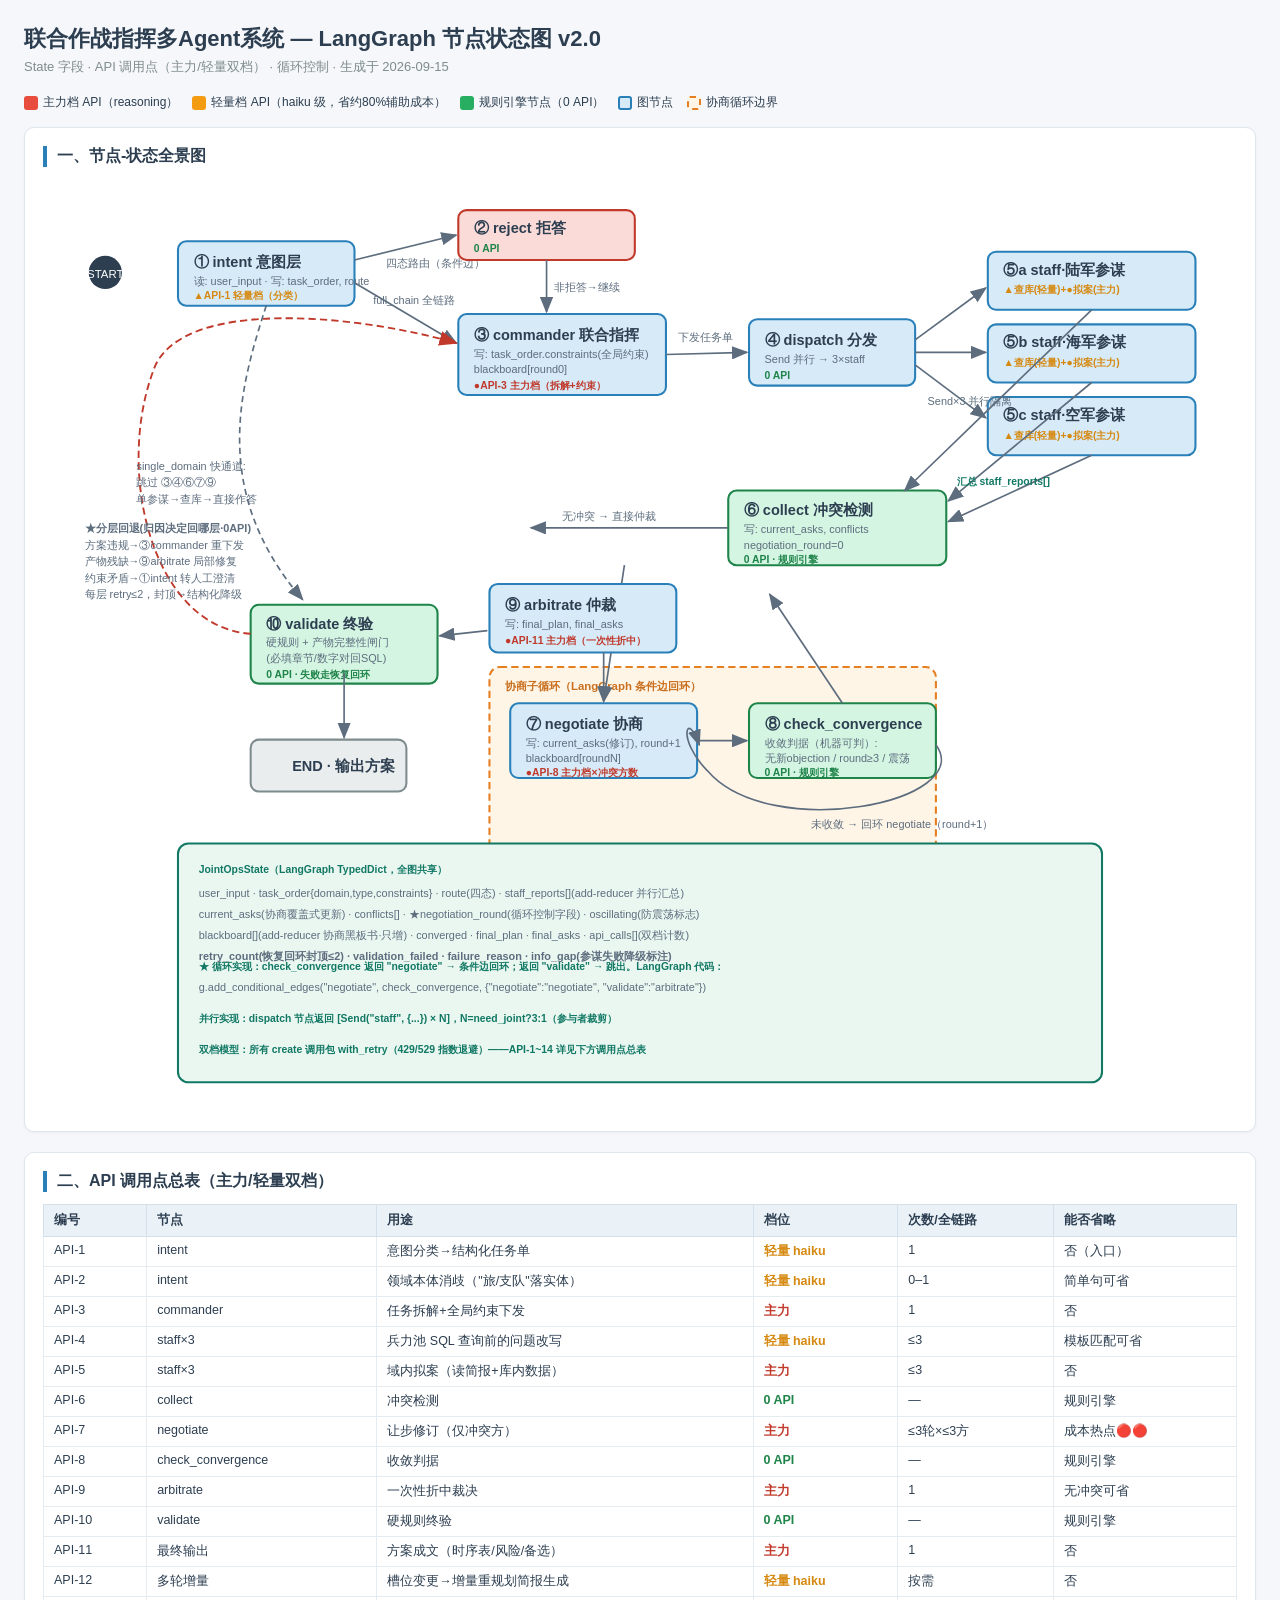
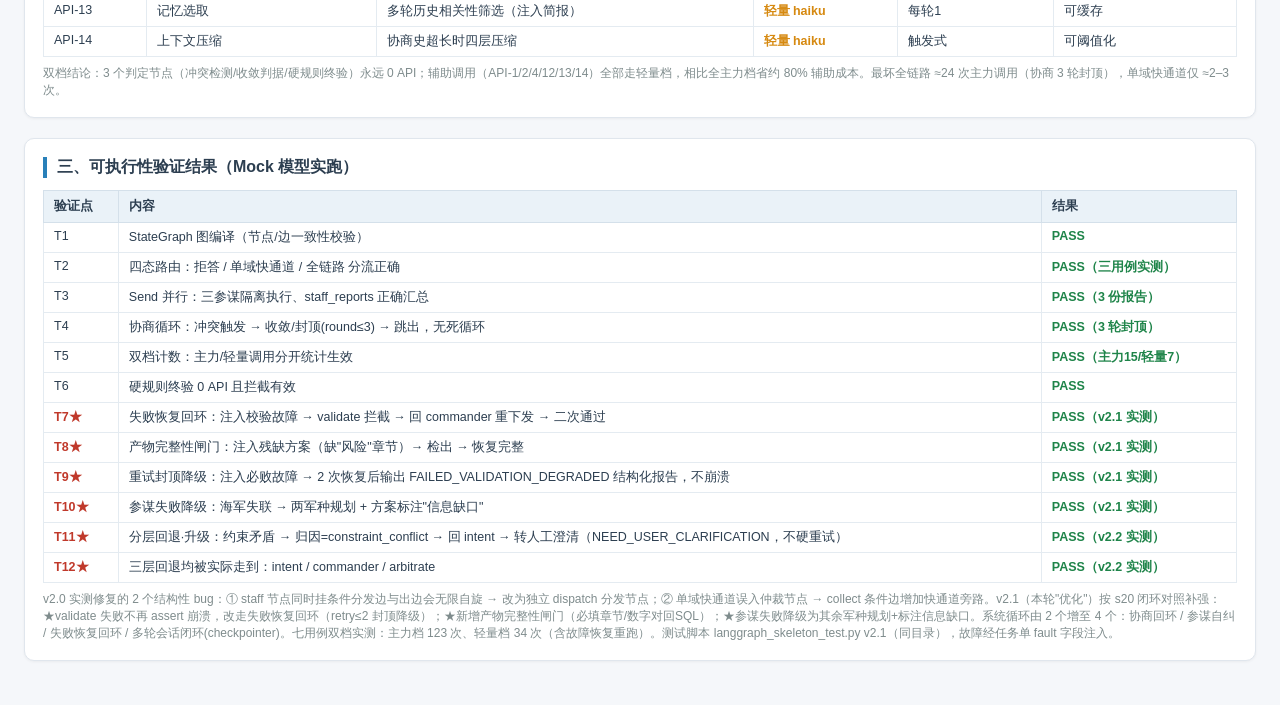
<file: 联合作战指挥多Agent系统-节点状态图v2.html>
<!DOCTYPE html>
<html lang="zh-CN" data-page-node-id="ISNV3qLUAGkqLi2AvTZzpS">
<head data-page-node-id="gD6yGvpa6XaHUknOMW63if">
<meta charset="UTF-8" data-page-node-id="nbgcIeCqpQdpRcc0aiJKgh">
<title>联合作战指挥多Agent系统 - LangGraph 节点状态图 v2.0</title>
<style>
  * { margin:0; padding:0; box-sizing:border-box; }
  body { font-family:"Microsoft YaHei","PingFang SC",sans-serif; background:#f5f7fa; color:#2c3e50; padding:24px; }
  h1 { font-size:22px; margin-bottom:4px; }
  .sub { color:#7f8c8d; font-size:13px; margin-bottom:18px; }
  .legend { display:flex; gap:14px; flex-wrap:wrap; font-size:12px; margin-bottom:16px; }
  .legend span { display:inline-flex; align-items:center; gap:5px; }
  .chip { display:inline-block; width:14px; height:14px; border-radius:3px; }
  .c-main { background:#e74c3c; } .c-light { background:#f39c12; } .c-rule { background:#27ae60; }
  .c-node { background:#d6eaf8; border:2px solid #2980b9; } .c-loop { background:#fef5e7; border:2px dashed #e67e22; }
  .panel { background:#fff; border:1px solid #e0e6ed; border-radius:10px; padding:18px; margin-bottom:20px; box-shadow:0 1px 3px rgba(0,0,0,.05); }
  .panel h2 { font-size:16px; margin-bottom:12px; border-left:4px solid #2980b9; padding-left:10px; }
  table { width:100%; border-collapse:collapse; font-size:12.5px; }
  th { background:#eaf2f8; text-align:left; padding:7px 10px; border:1px solid #d4e0ea; }
  td { padding:6px 10px; border:1px solid #e4ebf1; vertical-align:top; }
  .tier-main { color:#c0392b; font-weight:bold; } .tier-light { color:#d68910; font-weight:bold; }
  .tier-zero { color:#1e8449; font-weight:bold; }
  svg { width:100%; height:auto; display:block; }
  .note { font-size:12px; color:#7f8c8d; margin-top:8px; }
</style>
</head>
<body data-page-node-id="9IdRY5yEBAFxne0K725z6P">
<h1 data-page-node-id="10l8Fm2zhe108FVcwzZjuU">联合作战指挥多Agent系统 — LangGraph 节点状态图 v2.0</h1>
<div class="sub" data-page-node-id="CcuuLq3HCCDdGIcusR3JLQ">State 字段 · API 调用点（主力/轻量双档） · 循环控制 · 生成于 2026-09-15</div>

<div class="legend" data-page-node-id="T5t2x8EKfgtjLtqt4WQukH">
  <span data-page-node-id="5c2iuoz7vGoXNBZjdoLyXd"><i class="chip c-main" data-page-node-id="45GRtNZ1j3lYhPgaARbrHO"></i>主力档 API（reasoning）</span>
  <span data-page-node-id="0QqiHkkVEREBvpBLQgoN6R"><i class="chip c-light" data-page-node-id="Ij7e8KLUUrcjv0QHFUhAvF"></i>轻量档 API（haiku 级，省约80%辅助成本）</span>
  <span data-page-node-id="4a6Y58DmOiGmcCfFMRnDhF"><i class="chip c-rule" data-page-node-id="kwAMNuGQqZtgfuAvh8ECYB"></i>规则引擎节点（0 API）</span>
  <span data-page-node-id="Xhihx1BpYpFBeAhkwqKiBH"><i class="chip c-node" data-page-node-id="AV0gejrzAwfNjJF2St9VmK"></i>图节点</span>
  <span data-page-node-id="i5xHsBIQiINRxIcYzKlD7o"><i class="chip c-loop" data-page-node-id="bqc3RKli6QQxXPK6e9DpCh"></i>协商循环边界</span>
</div>

<div class="panel" data-page-node-id="qZmAwdsStQ2YFnen8YvvU4">
<h2 data-page-node-id="YAflHSNAU0YOuJHQXqtf2n">一、节点-状态全景图</h2>
<svg viewBox="0 0 1150 900" xmlns="http://www.w3.org/2000/svg" data-page-node-id="S3RP7nJLEWyAzhS4s4e0co">
  <defs data-page-node-id="fnCEqWhmmcTHqMURyCt9aK">
    <marker id="arrow" markerWidth="10" markerHeight="8" refX="9" refY="4" orient="auto" data-page-node-id="PqJu0HDjOYyuxS6wu5rq9u">
      <path d="M0,0 L10,4 L0,8 z" fill="#5d6d7e" data-page-node-id="lsxAypW4yX00tWhywqHEsG"/>
    </marker>
    <marker id="arrow-red" markerWidth="10" markerHeight="8" refX="9" refY="4" orient="auto" data-page-node-id="HUuyymIscrlIhTdxbF8yEz">
      <path d="M0,0 L10,4 L0,8 z" fill="#c0392b" data-page-node-id="iHRzRkX4Ec9H2pXrgnHPYq"/>
    </marker>
  </defs>
  <style>
    .node { fill:#d6eaf8; stroke:#2980b9; stroke-width:2; rx:8; }
    .node-rule { fill:#d5f5e3; stroke:#1e8449; stroke-width:2; }
    .node-reject { fill:#fadbd8; stroke:#c0392b; stroke-width:2; }
    .node-end { fill:#eaeded; stroke:#7f8c8d; stroke-width:2; }
    .label { font-size:14px; font-weight:bold; fill:#2c3e50; }
    .small { font-size:10.5px; fill:#5d6d7e; }
    .api { font-size:10px; font-weight:bold; }
    .edge { stroke:#5d6d7e; stroke-width:1.6; fill:none; marker-end:url(#arrow); }
    .loopbox { fill:#fef5e7; stroke:#e67e22; stroke-width:2; stroke-dasharray:7,4; rx:10; }
    .looptxt { font-size:11px; fill:#ca6f1e; font-weight:bold; }
    .statetag { font-size:10px; fill:#117864; font-weight:bold; }
  </style>

  <!-- 循环边界框（画在底层） -->
  <rect class="loopbox" x="430" y="470" width="430" height="240" data-page-node-id="RsSP4zWDzoBhSZwapDkFhW"/>

  <!-- START -->
  <circle cx="60" cy="90" r="16" fill="#2c3e50" data-page-node-id="tmxCyW6P0aYDqcdtpORM2l"/>
  <text x="60" y="95" text-anchor="middle" font-size="11" fill="#fff" data-page-node-id="1xTsAVlSQQdCWWRLbJ5ZMG">START</text>

  <!-- intent -->
  <rect class="node" x="130" y="60" width="170" height="62" rx="8" data-page-node-id="FNBjgrPduv5bMkrPRniVjh"/>
  <text class="label" x="145" y="85" data-page-node-id="ZL33kuQLWFEudk4zhKLzQL">① intent 意图层</text>
  <text class="small" x="145" y="102" data-page-node-id="p97vjbGu4zTVdRxtjGPatT">读: user_input · 写: task_order, route</text>
  <text class="api" x="145" y="116" fill="#d68910" data-page-node-id="CiaHwdnPH3gsEo0m5bFhxa">▲API-1 轻量档（分类）</text>

  <!-- 四态路由 -->
  <text class="small" x="330" y="85" data-page-node-id="5rFYIDk9qopEy4iWggxZsu">四态路由（条件边）</text>

  <!-- reject -->
  <rect class="node-reject" x="400" y="30" width="170" height="48" rx="8" data-page-node-id="4spQ6yrSiJ5od5NGDh38AH"/>
  <text class="label" x="415" y="52" data-page-node-id="Yxm3El1fdraLep0wKYABJQ">② reject 拒答</text>
  <text class="api" x="415" y="70" fill="#1e8449" data-page-node-id="c5CHcO4L3Xjgcg8MBuDqLN">0 API</text>
  <line class="edge" x1="300" y1="78" x2="398" y2="54" data-page-node-id="MLkmJQfR3PQXEtc8irE1Bo"/>

  <!-- commander -->
  <rect class="node" x="400" y="130" width="200" height="78" rx="8" data-page-node-id="PHFx4cZ1fJuCNxolfKJJKC"/>
  <text class="label" x="415" y="155" data-page-node-id="FKGthOIkkZKjaHgN16HmiR">③ commander 联合指挥</text>
  <text class="small" x="415" y="172" data-page-node-id="TG3dFPSy2WgXD8VD2fmRPJ">写: task_order.constraints(全局约束)</text>
  <text class="small" x="415" y="187" data-page-node-id="3kgqqR7E6Xm7O4YElvgWa4">blackboard[round0]</text>
  <text class="api" x="415" y="202" fill="#c0392b" data-page-node-id="LA07sEaoZfVreKnyVF3FES">●API-3 主力档（拆解+约束）</text>
  <line class="edge" x1="300" y1="100" x2="398" y2="158" data-page-node-id="KUHW1mPTAt566VPbYx9qq6"/>
  <text class="small" x="318" y="120" data-page-node-id="ZoQjDfi1B0sTAEH2y868RN">full_chain 全链路</text>
  <line class="edge" x1="485" y1="78" x2="485" y2="128" data-page-node-id="es7ukZCbgOmDCxnIb0t89b"/>
  <text class="small" x="492" y="108" data-page-node-id="DjRWYDde54Wpxh4FROIrjV">非拒答→继续</text>

  <!-- dispatch -->
  <rect class="node" x="680" y="135" width="160" height="64" rx="8" data-page-node-id="KIuXkeaPG8QboHuj2aPJK2"/>
  <text class="label" x="695" y="160" data-page-node-id="ThoAHLduKybCImUKuuRR1t">④ dispatch 分发</text>
  <text class="small" x="695" y="177" data-page-node-id="dT7OcngT3AEHz3u2iw6IWn">Send 并行 → 3×staff</text>
  <text class="api" x="695" y="193" fill="#1e8449" data-page-node-id="6HmKSvsNXLaavqWl4IbGiQ">0 API</text>
  <line class="edge" x1="600" y1="169" x2="678" y2="167" data-page-node-id="XeVJkLuuPWMXGzVHD1HKbO"/>
  <text class="small" x="612" y="156" data-page-node-id="2QPI22O3EhJCquobcRjGGf">下发任务单</text>

  <!-- staff x3 -->
  <rect class="node" x="910" y="70" width="200" height="56" rx="8" data-page-node-id="E39fIRKJpVHY3c4wuKDK8p"/>
  <text class="label" x="925" y="92" data-page-node-id="VlKv5qpbKvpmbSW13imZ8p">⑤a staff·陆军参谋</text>
  <text class="api" x="925" y="110" fill="#d68910" data-page-node-id="sbOK3i3OOa5iWwjbD7Ul8u">▲查库(轻量)+●拟案(主力)</text>
  <rect class="node" x="910" y="140" width="200" height="56" rx="8" data-page-node-id="EGnCDv26yguvaRa4qHiTBe"/>
  <text class="label" x="925" y="162" data-page-node-id="gbclkgsdjAgCAbXYRbQmBT">⑤b staff·海军参谋</text>
  <text class="api" x="925" y="180" fill="#d68910" data-page-node-id="5kbGCO7KDWMepHxCngTG0a">▲查库(轻量)+●拟案(主力)</text>
  <rect class="node" x="910" y="210" width="200" height="56" rx="8" data-page-node-id="NpTFVMNLF87hdKKZxukGiU"/>
  <text class="label" x="925" y="232" data-page-node-id="3RlNLK8NK5YooHl5UC4wpF">⑤c staff·空军参谋</text>
  <text class="api" x="925" y="250" fill="#d68910" data-page-node-id="LR5cRQyXnwOLWptkboDGED">▲查库(轻量)+●拟案(主力)</text>
  <line class="edge" x1="840" y1="155" x2="908" y2="105" data-page-node-id="GYCHGrcsCkyJ8oSFncuIDm"/>
  <line class="edge" x1="840" y1="167" x2="908" y2="167" data-page-node-id="frTVuG1m8zJcQBl3tkJ2hj"/>
  <line class="edge" x1="840" y1="179" x2="908" y2="230" data-page-node-id="T9uIYHmUZweYzLsT53nkPM"/>
  <text class="small" x="852" y="218" data-page-node-id="SR1BarQDwUzGYGKEZXQ5DU">Send×3 并行隔离</text>

  <!-- collect -->
  <rect class="node-rule" x="660" y="300" width="210" height="72" rx="8" data-page-node-id="pgKcz3SWEiR75c8PBC4mwu"/>
  <text class="label" x="675" y="324" data-page-node-id="gVEVyGAlfekLQxr8Coruvt">⑥ collect 冲突检测</text>
  <text class="small" x="675" y="341" data-page-node-id="9bbHlthSSFMV65ZoxFLEhD">写: current_asks, conflicts</text>
  <text class="small" x="675" y="356" data-page-node-id="aTCIVBXXrY0r7WsCpdB2cy">negotiation_round=0</text>
  <text class="api" x="675" y="370" fill="#1e8449" data-page-node-id="1Jz6bJY8cP2Ecikvx2o53N">0 API · 规则引擎</text>
  <line class="edge" x1="1010" y1="126" x2="830" y2="300" data-page-node-id="hc4FbQuj5lIuGi9Losaku6"/>
  <line class="edge" x1="1010" y1="196" x2="872" y2="310" data-page-node-id="CcgsNt873AGksABizuj2KE"/>
  <line class="edge" x1="1010" y1="266" x2="872" y2="330" data-page-node-id="jLwhDgB45r1BHmMHomoebj"/>
  <text class="statetag" x="880" y="295" data-page-node-id="fW9QEF5UcaThyDFHDC5rXH">汇总 staff_reports[]</text>

  <!-- 无冲突 → arbitrate -->
  <line class="edge" x1="660" y1="336" x2="470" y2="336" data-page-node-id="kKBI9jR3bqfWEkdkb4LWqM"/>
  <text class="small" x="500" y="328" data-page-node-id="rzoKOLFUrpGg0LSiNcxBye">无冲突 → 直接仲裁</text>

  <!-- 协商循环 -->
  <text class="looptxt" x="445" y="492" data-page-node-id="u4P0TlAC1wrPlUiYvBBmdD">协商子循环（LangGraph 条件边回环）</text>

  <rect class="node" x="450" y="505" width="180" height="72" rx="8" data-page-node-id="G7nGs5h2oaWcyhRo9E9Y9O"/>
  <text class="label" x="465" y="530" data-page-node-id="tjHnjKMX1wFFkGcH5CHN2N">⑦ negotiate 协商</text>
  <text class="small" x="465" y="547" data-page-node-id="2FKK6eBidFyortLRMTkNuD">写: current_asks(修订), round+1</text>
  <text class="small" x="465" y="562" data-page-node-id="P0OT73sk4qcx2i7noMhv5W">blackboard[roundN]</text>
  <text class="api" x="465" y="575" fill="#c0392b" data-page-node-id="sQ3fZJilZIeM7vmO18UnFz">●API-8 主力档×冲突方数</text>

  <rect class="node-rule" x="680" y="505" width="180" height="72" rx="8" data-page-node-id="xWazXdu37WtDqacAlAKYl9"/>
  <text class="label" x="695" y="530" data-page-node-id="TBVGYQozo1zCYD1o5VZmPv">⑧ check_convergence</text>
  <text class="small" x="695" y="547" data-page-node-id="wfPLc4zFzxThAkwaPSusok">收敛判据（机器可判）:</text>
  <text class="small" x="695" y="562" data-page-node-id="DxWsyCxdYtZDDDQDMzzVdm">无新objection / round≥3 / 震荡</text>
  <text class="api" x="695" y="575" fill="#1e8449" data-page-node-id="neJCrQ9vCIZD2DSt6bV7oc">0 API · 规则引擎</text>

  <line class="edge" x1="560" y1="372" x2="540" y2="503" data-page-node-id="Sjn5shIehTiVcglm65InXL"/>
  <text class="small" x="430" y="445" data-page-node-id="8073igg0tteCXL4CMpn5GU">有冲突 → 进入循环</text>
  <line class="edge" x1="630" y1="541" x2="678" y2="541" data-page-node-id="PjM0n1pFWB5VJ7bUNnPvdT"/>
  <!-- 回环箭头 -->
  <path class="edge" d="M 860 545 C 900 600, 700 640, 640 570 C 610 540, 620 510, 632 545" marker-end="url(#arrow-red)" stroke="#c0392b" data-page-node-id="mQXl1QDG97jibbOqn36XQZ"/>
  <text class="small" x="740" y="625" fill="#c0392b" data-page-node-id="8GIgBRZF1jnalUwqzexHMX">未收敛 → 回环 negotiate（round+1）</text>
  <line class="edge" x1="770" y1="505" x2="700" y2="400" data-page-node-id="tFmjD6xf41elHTB21hkh7a"/>

  <!-- arbitrate -->
  <rect class="node" x="430" y="390" width="180" height="66" rx="8" fill="#e8daef" stroke="#7d3c98" data-page-node-id="Ng2b7ZT3rlwDZtwYrFTcnD"/>
  <text class="label" x="445" y="415" data-page-node-id="aIdxs0KWFAyHAPXES6z85C">⑨ arbitrate 仲裁</text>
  <text class="small" x="445" y="432" data-page-node-id="YTUmxHcXoYg2DXMaRWCIQF">写: final_plan, final_asks</text>
  <text class="api" x="445" y="448" fill="#c0392b" data-page-node-id="32eI2LnFJ6XSVGLcaJ3DFE">●API-11 主力档（一次性折中）</text>
  <line class="edge" x1="540" y1="456" x2="540" y2="503" data-page-node-id="ICmkiFgRIPyljceCWQG75h"/>

  <!-- validate -->
  <rect class="node-rule" x="200" y="410" width="180" height="76" rx="8" data-page-node-id="oCVtF3PDZPh55yxbQkXlJm"/>
  <text class="label" x="215" y="433" data-page-node-id="Z2y79XgRIvyZFeBWre62S9">⑩ validate 终验</text>
  <text class="small" x="215" y="450" data-page-node-id="17CtJlEfloWKNaAg79PWWC">硬规则 + 产物完整性闸门</text>
  <text class="small" x="215" y="465">(必填章节/数字对回SQL)</text>
  <text class="api" x="215" y="481" fill="#1e8449" data-page-node-id="34riBdj14IAt9EkTXLpeh6">0 API · 失败走恢复回环</text>
  <path d="M 200 438 C 105 432, 68 280, 108 180 C 138 115, 300 130, 398 158" stroke="#c0392b" stroke-width="1.8" stroke-dasharray="7,4" fill="none" marker-end="url(#arrow-red)"/>
  <text class="small" x="40" y="340" fill="#c0392b" font-weight="bold">★分层回退(归因决定回哪层·0API)</text>
  <text class="small" x="40" y="356" fill="#c0392b">方案违规→③commander 重下发</text>
  <text class="small" x="40" y="372" fill="#c0392b">产物残缺→⑨arbitrate 局部修复</text>
  <text class="small" x="40" y="388" fill="#c0392b">约束矛盾→①intent 转人工澄清</text>
  <text class="small" x="40" y="404" fill="#c0392b">每层 retry≤2，封顶→结构化降级</text>
  <line class="edge" x1="428" y1="435" x2="382" y2="440" data-page-node-id="Lk6D6QcrNS5w6Cqj2pd9qt"/>

  <!-- END -->
  <rect class="node-end" x="200" y="540" width="150" height="50" rx="8" data-page-node-id="CHtjpyKGVYMnoQbE93SwWi"/>
  <text class="label" x="240" y="570" data-page-node-id="xaUFfJK0iD9b98IFLye678">END · 输出方案</text>
  <line class="edge" x1="290" y1="476" x2="290" y2="538" data-page-node-id="mecvDF8C1aeMCU3o30vGJv"/>

  <!-- 单域快通道旁路 -->
  <path class="edge" d="M 215 122 C 190 200, 160 300, 250 405" stroke-dasharray="6,4" data-page-node-id="jrKv6xKREe0yYEuV6df508"/>
  <text class="small" x="90" y="280" fill="#2980b9" data-page-node-id="uu6lJXhANQELJgg5rpEAtp">single_domain 快通道:</text>
  <text class="small" x="90" y="296" fill="#2980b9" data-page-node-id="fq85x8gA5AegnI8elRKruX">跳过 ③④⑥⑦⑨</text>
  <text class="small" x="90" y="312" fill="#2980b9" data-page-node-id="CXEoKX4S1o5qGCaTQkLL9Q">单参谋→查库→直接作答</text>

  <!-- State 面板 -->
  <rect x="130" y="640" width="890" height="230" rx="10" fill="#eaf7f1" stroke="#117864" stroke-width="2" data-page-node-id="w3UX4YGuvxEkBFyMOZlMJq"/>
  <text class="statetag" x="150" y="668" font-size="13" data-page-node-id="UFPJkQRtXHMm4nB19khFkd">JointOpsState（LangGraph TypedDict，全图共享）</text>
  <text class="small" x="150" y="692" data-page-node-id="SCA8cTddp2uZr8NBjSK5gG">user_input · task_order{domain,type,constraints} · route(四态) · staff_reports[](add-reducer 并行汇总)</text>
  <text class="small" x="150" y="712" data-page-node-id="Pm7E82pHeXQnwg6opZnOcF">current_asks(协商覆盖式更新) · conflicts[] · ★negotiation_round(循环控制字段) · oscillating(防震荡标志)</text>
  <text class="small" x="150" y="732" data-page-node-id="mWPAREVT6DWSVMDFh6D3cm">blackboard[](add-reducer 协商黑板书·只增) · converged · final_plan · final_asks · api_calls[](双档计数)</text>
  <text class="small" x="150" y="752" fill="#c0392b" font-weight="bold">retry_count(恢复回环封顶≤2) · validation_failed · failure_reason · info_gap(参谋失败降级标注)</text>
  <text class="statetag" x="150" y="762" data-page-node-id="dgSMbRnNFwexJhGMKWA3Cy">★ 循环实现：check_convergence 返回 "negotiate" → 条件边回环；返回 "validate" → 跳出。LangGraph 代码：</text>
  <text class="small" x="150" y="782" data-page-node-id="ZDE883EKnHR1ToFrHbnMcc">g.add_conditional_edges("negotiate", check_convergence, {"negotiate":"negotiate", "validate":"arbitrate"})</text>
  <text class="statetag" x="150" y="812" data-page-node-id="hlGr3YFBBazKDtjuRHINhY">并行实现：dispatch 节点返回 [Send("staff", {...}) × N]，N=need_joint?3:1（参与者裁剪）</text>
  <text class="statetag" x="150" y="842" data-page-node-id="TDayZPHfFnjyMJFn2DdOjJ">双档模型：所有 create 调用包 with_retry（429/529 指数退避）——API-1~14 详见下方调用点总表</text>
</svg>
</div>

<div class="panel" data-page-node-id="rKovNMfKyxZNj8ASM2uptA">
<h2 data-page-node-id="IRAfY3BeRBIKYmlrII75Ma">二、API 调用点总表（主力/轻量双档）</h2>
<table data-page-node-id="crwOnOJFGsCP5C3i9pOmNz">
<tr data-page-node-id="gafVd5ic4tNtqIqXBqGMSs"><th data-page-node-id="0A8kI0iteAx1pAF8SnFlH8">编号</th><th data-page-node-id="tEDTokbTYP5wC42gmMlh8X">节点</th><th data-page-node-id="mCgRjzyE9mO0ToCzzE8ldX">用途</th><th data-page-node-id="4UZBoXpRj2UrEWxLqFrLAJ">档位</th><th data-page-node-id="FeyCvoAz402rFphO1vf59f">次数/全链路</th><th data-page-node-id="WC1UwGbD6Qu0nrVpECC5Hf">能否省略</th></tr>
<tr data-page-node-id="ZT6AMxoWATG3Hs7k2X7A1Y"><td data-page-node-id="g3rCNbW6tmxDttb9kHUeBH">API-1</td><td data-page-node-id="4u8Kbnc7eYnCc51OaD4tzQ">intent</td><td data-page-node-id="7zowhvaFDSFE5W06T9DkxF">意图分类→结构化任务单</td><td class="tier-light" data-page-node-id="Q2Tnh2liVLZC0PawOn4aED">轻量 haiku</td><td data-page-node-id="0bewLJo5NFoma76a0ZfGOF">1</td><td data-page-node-id="0FwP78WyJYqg8V1aUR6pZE">否（入口）</td></tr>
<tr data-page-node-id="2vHjIbs3KHPeNet8Mzx5wm"><td data-page-node-id="iThMSEMw2oI7tbQ2XvKbwp">API-2</td><td data-page-node-id="Tae2ILtCgZZ4lFF83kLiC1">intent</td><td data-page-node-id="JZmfwzInXLb5dEFa9yj3T3">领域本体消歧（"旅/支队"落实体）</td><td class="tier-light" data-page-node-id="4tRDlk76xIJJkmahZNLH8A">轻量 haiku</td><td data-page-node-id="nuFHZCQ3t0a54flJtTOkqO">0–1</td><td data-page-node-id="6qBFbS2vvYEbnrwLjYlLAD">简单句可省</td></tr>
<tr data-page-node-id="SJzbreksXxkEBvSx5uKGuW"><td data-page-node-id="549bkUfsN8P5YeJPnOOYND">API-3</td><td data-page-node-id="SmgfkrYBAeX7vVI7ELEGZ3">commander</td><td data-page-node-id="wH0eXzXTQ4JEzYU9sszZkp">任务拆解+全局约束下发</td><td class="tier-main" data-page-node-id="ELohh7eXMMpFfEvoURbQGV">主力</td><td data-page-node-id="a5Q9uiXErFU5pvfc6ObDrv">1</td><td data-page-node-id="44tbu8NwaTWg3HaOLUSbvl">否</td></tr>
<tr data-page-node-id="7epAie1iOq7tWYLXwjXPuG"><td data-page-node-id="FDxwFIK2DuojHfletKbDZr">API-4</td><td data-page-node-id="1cmG9tFpCaZ3zUBoNMbSuf">staff×3</td><td data-page-node-id="il733e7O9LGWJCxyTm57If">兵力池 SQL 查询前的问题改写</td><td class="tier-light" data-page-node-id="34cLJ1QV93Zdx3rstoLDl7">轻量 haiku</td><td data-page-node-id="KjTd2lsTdBRE7piGa7vnAQ">≤3</td><td data-page-node-id="kIkyHCRp6owFETRr4jeOTn">模板匹配可省</td></tr>
<tr data-page-node-id="CmvaGAsnl9fzi3qT5rXVsz"><td data-page-node-id="qZtshIQEP37ONOFbskzXcN">API-5</td><td data-page-node-id="GYYzcEwdsjc4cWl5X4GolH">staff×3</td><td data-page-node-id="B00spvEHYh2fn6vbAs32ds">域内拟案（读简报+库内数据）</td><td class="tier-main" data-page-node-id="4uZVDQOqriWGFgjgSj2KUk">主力</td><td data-page-node-id="jziSJPyeatwIeNBvUyWSYc">≤3</td><td data-page-node-id="sm3o7LUyjAxowRp7RjAusU">否</td></tr>
<tr data-page-node-id="B2PA0WoceBfHdIUfGZtMiI"><td data-page-node-id="oBWUUqJK5V8XWsUAZLVACu">API-6</td><td data-page-node-id="kGHaRt2DxDXwIv7U7G5RRr">collect</td><td data-page-node-id="34aBoKg0dIsVpGfamcgCW1">冲突检测</td><td class="tier-zero" data-page-node-id="9yALTCZteRSUvNcRWxkrtR">0 API</td><td data-page-node-id="VBnHh4d2bSxIOpEcoPaGVx">—</td><td data-page-node-id="MQ3DLugtDm59JY5ZwG5wUo">规则引擎</td></tr>
<tr data-page-node-id="ikah9Ff9DqbSmcxcTOInam"><td data-page-node-id="BVnT6qk5PYdZB6DuFccBt9">API-7</td><td data-page-node-id="W0oAi1rYGMADpD9sBfYH0h">negotiate</td><td data-page-node-id="VnLjLJ4O4BnZoCIEg91ZMW">让步修订（仅冲突方）</td><td class="tier-main" data-page-node-id="xIOk3gBiIkHa9C0F6cNyA6">主力</td><td data-page-node-id="DnPR6zuOxfFjQukyg9J8qf">≤3轮×≤3方</td><td data-page-node-id="5JdWZkvriCwA1NITVygrrh">成本热点🔴🔴</td></tr>
<tr data-page-node-id="a40t6rDzrD3GekYGshOmmh"><td data-page-node-id="aWIbfjgSPwvcUgTx8T2zDp">API-8</td><td data-page-node-id="BJ5sy1laSeae3R9S8dSJbZ">check_convergence</td><td data-page-node-id="lCjNw20CnUIv4Twrw9DC8X">收敛判据</td><td class="tier-zero" data-page-node-id="3OpveEvK0B3NCFvL8gGtmp">0 API</td><td data-page-node-id="3sRKnT4Stiwdc4GKJrFwXo">—</td><td data-page-node-id="ZNOLc9PTQymlE8VezVxQ5h">规则引擎</td></tr>
<tr data-page-node-id="cIwmEAi6eHXxLFTenqZkoq"><td data-page-node-id="IAmKGNcpEpELymhTXi6msi">API-9</td><td data-page-node-id="6xcxnC43LPbwJNDSopYTos">arbitrate</td><td data-page-node-id="tIk9Dc3NPY2qTdA72h9plX">一次性折中裁决</td><td class="tier-main" data-page-node-id="3jGN0SO1PSCmZSzn4wfml1">主力</td><td data-page-node-id="TYAObTMLj0OKBITTr0Dubz">1</td><td data-page-node-id="95J5pk58LIKtDmFc9U3G79">无冲突可省</td></tr>
<tr data-page-node-id="pleBq15uRjrjyKtTKnSHGq"><td data-page-node-id="Gr0HTACYLzdPCM6FJFWx6l">API-10</td><td data-page-node-id="QTKOp3GZYaMA8vLXn9BL0z">validate</td><td data-page-node-id="MduD9vL2MxvPPrO3GZlXIm">硬规则终验</td><td class="tier-zero" data-page-node-id="mWWQ3wFz2dmH0A6osH13ef">0 API</td><td data-page-node-id="AKnODxrBMbrzFqdRyq3oYE">—</td><td data-page-node-id="4kJROlXTUkIL85Bfv47Hsy">规则引擎</td></tr>
<tr data-page-node-id="FAQoQGgGGgPt8DteCBkM1W"><td data-page-node-id="MSPVC8X6ZJE6g1JYgRWJhj">API-11</td><td data-page-node-id="X7R8ZRYywzZnBhel923TCL">最终输出</td><td data-page-node-id="CTcwMBRovmEpPZ1EwpVhM0">方案成文（时序表/风险/备选）</td><td class="tier-main" data-page-node-id="21kIzVFP6GRPBZR6cOxGFE">主力</td><td data-page-node-id="bEORvyvWTAh9trRO5bmwCw">1</td><td data-page-node-id="jT8ffYg9yEEmoQtBuDgAzj">否</td></tr>
<tr data-page-node-id="IXkT6KJCoqPvug3RCf9Nug"><td data-page-node-id="MeArtkKajAArwh30X4diRJ">API-12</td><td data-page-node-id="xGY4MeDLvRMAnDh0wTXzi5">多轮增量</td><td data-page-node-id="66Hr508fyuGGvhpjJlENpC">槽位变更→增量重规划简报生成</td><td class="tier-light" data-page-node-id="hDNv0B0yGm0utkCHLdGWyC">轻量 haiku</td><td data-page-node-id="KwV6HvY3tWsotTb37r4fy0">按需</td><td data-page-node-id="QesZ5QTtBi7YccjvblGsh8">否</td></tr>
<tr data-page-node-id="EjCY9pHGaesEE5vD71izDN"><td data-page-node-id="cjb9WFfK9VwO3jgg8010wf">API-13</td><td data-page-node-id="jqwPKTAB5WajLeqvrqiC1A">记忆选取</td><td data-page-node-id="2rsJDZwaun8QcArEipe70P">多轮历史相关性筛选（注入简报）</td><td class="tier-light" data-page-node-id="dqmllurPArxHyltMI3VRvq">轻量 haiku</td><td data-page-node-id="LMT2aNEU6yeac8GjnsF3wK">每轮1</td><td data-page-node-id="K3tjgXvIAGdOUvtYkG0GVB">可缓存</td></tr>
<tr data-page-node-id="NA8fp9lCA2oYxywedQUr0f"><td data-page-node-id="v69AgxxcfAzOc9zf8jOkMW">API-14</td><td data-page-node-id="sh3Y1X7KaDytk8Vn1W9C2i">上下文压缩</td><td data-page-node-id="FyOxGx1CGKJnkU64dHyLJS">协商史超长时四层压缩</td><td class="tier-light" data-page-node-id="3XylvkUNR66iYFOjChXf71">轻量 haiku</td><td data-page-node-id="NnqIFZunGO84w3DEQvAGza">触发式</td><td data-page-node-id="RHWB4FCNhxoH3bhI6pe3y3">可阈值化</td></tr>
</table>
<p class="note" data-page-node-id="vWmJv7krTUWHZCPDBvqFhK">双档结论：3 个判定节点（冲突检测/收敛判据/硬规则终验）永远 0 API；辅助调用（API-1/2/4/12/13/14）全部走轻量档，相比全主力档省约 80% 辅助成本。最坏全链路 ≈24 次主力调用（协商 3 轮封顶），单域快通道仅 ≈2–3 次。</p>
</div>

<div class="panel" data-page-node-id="2Gi8FQAqSieYfjJVoHfZCy">
<h2 data-page-node-id="E2ucqt8qRPRp1xaZGD4FdV">三、可执行性验证结果（Mock 模型实跑）</h2>
<table data-page-node-id="DMTvdAN1Ucu6rz4Bo9YHM0">
<tr data-page-node-id="zOFvDa8PdzaxzBWmxtHh8G"><th data-page-node-id="CfTmcUlvGPBaEflAeZGTAZ">验证点</th><th data-page-node-id="ei3RKAofq6IPWweBSDTwDe">内容</th><th data-page-node-id="c7Pdw43SohjyaIhBEy2aYz">结果</th></tr>
<tr data-page-node-id="HvyFYWBoIwfiHBRGtz4rO2"><td data-page-node-id="hORIjE4yFX7icf4M2vI1yx">T1</td><td data-page-node-id="72bMpgR2tC045bR7j94A3j">StateGraph 图编译（节点/边一致性校验）</td><td style="color:#1e8449;font-weight:bold" data-page-node-id="9iAosu8Sowr3FAhDHAGj6y">PASS</td></tr>
<tr data-page-node-id="lYxssTWCDGnYoOHUCVaIPk"><td data-page-node-id="dC6HSDxhkkQjsLRRAUP1sc">T2</td><td data-page-node-id="AdsmLhJHkiBrM7NB1uHWs7">四态路由：拒答 / 单域快通道 / 全链路 分流正确</td><td style="color:#1e8449;font-weight:bold" data-page-node-id="oE3UP5jQmzExwNCGBv5AcI">PASS（三用例实测）</td></tr>
<tr data-page-node-id="uChcoEAlBHkSRhrwZTdyTw"><td data-page-node-id="S3HpU9dYG1H3xg67bJ4oGi">T3</td><td data-page-node-id="W53YRCHXsBgVC6H6KHEgUh">Send 并行：三参谋隔离执行、staff_reports 正确汇总</td><td style="color:#1e8449;font-weight:bold" data-page-node-id="Q1xF3kJVfezuCIbvfDx8WJ">PASS（3 份报告）</td></tr>
<tr data-page-node-id="vVegP9ZRAfXHeZK6qyGdIh"><td data-page-node-id="BYPFJjbDNymrh4WyoP1Npf">T4</td><td data-page-node-id="XYYUZKKYyWNQmk7ebwdHAa">协商循环：冲突触发 → 收敛/封顶(round≤3) → 跳出，无死循环</td><td style="color:#1e8449;font-weight:bold" data-page-node-id="9WN5cBXDE6fM8yTWSSpM2x">PASS（3 轮封顶）</td></tr>
<tr data-page-node-id="WLG80GzHX13C3oLVpBfKXm"><td data-page-node-id="wfdCHXYASxSzz1S8HPEjGq">T5</td><td data-page-node-id="rnpofGxEgwFtbMIp9Rj9ny">双档计数：主力/轻量调用分开统计生效</td><td style="color:#1e8449;font-weight:bold" data-page-node-id="vIP0RdaokWPODVCrV9rWWb">PASS（主力15/轻量7）</td></tr>
<tr data-page-node-id="OaBo57qqZRCxWsDm2ZU4ov"><td data-page-node-id="a2fUSqX0jBqfiElCQAKASD">T6</td><td data-page-node-id="QafioeAEZ71d0BoiDlnT4f">硬规则终验 0 API 且拦截有效</td><td style="color:#1e8449;font-weight:bold" data-page-node-id="fbsnddAODZu3huDYLbJcFE">PASS</td></tr>
<tr><td style="color:#c0392b;font-weight:bold">T7★</td><td>失败恢复回环：注入校验故障 → validate 拦截 → 回 commander 重下发 → 二次通过</td><td style="color:#1e8449;font-weight:bold">PASS（v2.1 实测）</td></tr>
<tr><td style="color:#c0392b;font-weight:bold">T8★</td><td>产物完整性闸门：注入残缺方案（缺"风险"章节）→ 检出 → 恢复完整</td><td style="color:#1e8449;font-weight:bold">PASS（v2.1 实测）</td></tr>
<tr><td style="color:#c0392b;font-weight:bold">T9★</td><td>重试封顶降级：注入必败故障 → 2 次恢复后输出 FAILED_VALIDATION_DEGRADED 结构化报告，不崩溃</td><td style="color:#1e8449;font-weight:bold">PASS（v2.1 实测）</td></tr>
<tr><td style="color:#c0392b;font-weight:bold">T10★</td><td>参谋失败降级：海军失联 → 两军种规划 + 方案标注"信息缺口"</td><td style="color:#1e8449;font-weight:bold">PASS（v2.1 实测）</td></tr>
<tr><td style="color:#c0392b;font-weight:bold">T11★</td><td>分层回退·升级：约束矛盾 → 归因=constraint_conflict → 回 intent → 转人工澄清（NEED_USER_CLARIFICATION，不硬重试）</td><td style="color:#1e8449;font-weight:bold">PASS（v2.2 实测）</td></tr>
<tr><td style="color:#c0392b;font-weight:bold">T12★</td><td>三层回退均被实际走到：intent / commander / arbitrate</td><td style="color:#1e8449;font-weight:bold">PASS（v2.2 实测）</td></tr>
</table>
<p class="note" data-page-node-id="lwVZ7wgwTEyvXmtcETFLvg">v2.0 实测修复的 2 个结构性 bug：① staff 节点同时挂条件分发边与出边会无限自旋 → 改为独立 dispatch 分发节点；② 单域快通道误入仲裁节点 → collect 条件边增加快通道旁路。v2.1（本轮"优化"）按 s20 闭环对照补强：★validate 失败不再 assert 崩溃，改走失败恢复回环（retry≤2 封顶降级）；★新增产物完整性闸门（必填章节/数字对回SQL）；★参谋失败降级为其余军种规划+标注信息缺口。系统循环由 2 个增至 4 个：协商回环 / 参谋自纠 / 失败恢复回环 / 多轮会话闭环(checkpointer)。七用例双档实测：主力档 123 次、轻量档 34 次（含故障恢复重跑）。测试脚本 langgraph_skeleton_test.py v2.1（同目录），故障经任务单 fault 字段注入。
</div>
</body>
</html>
</file>
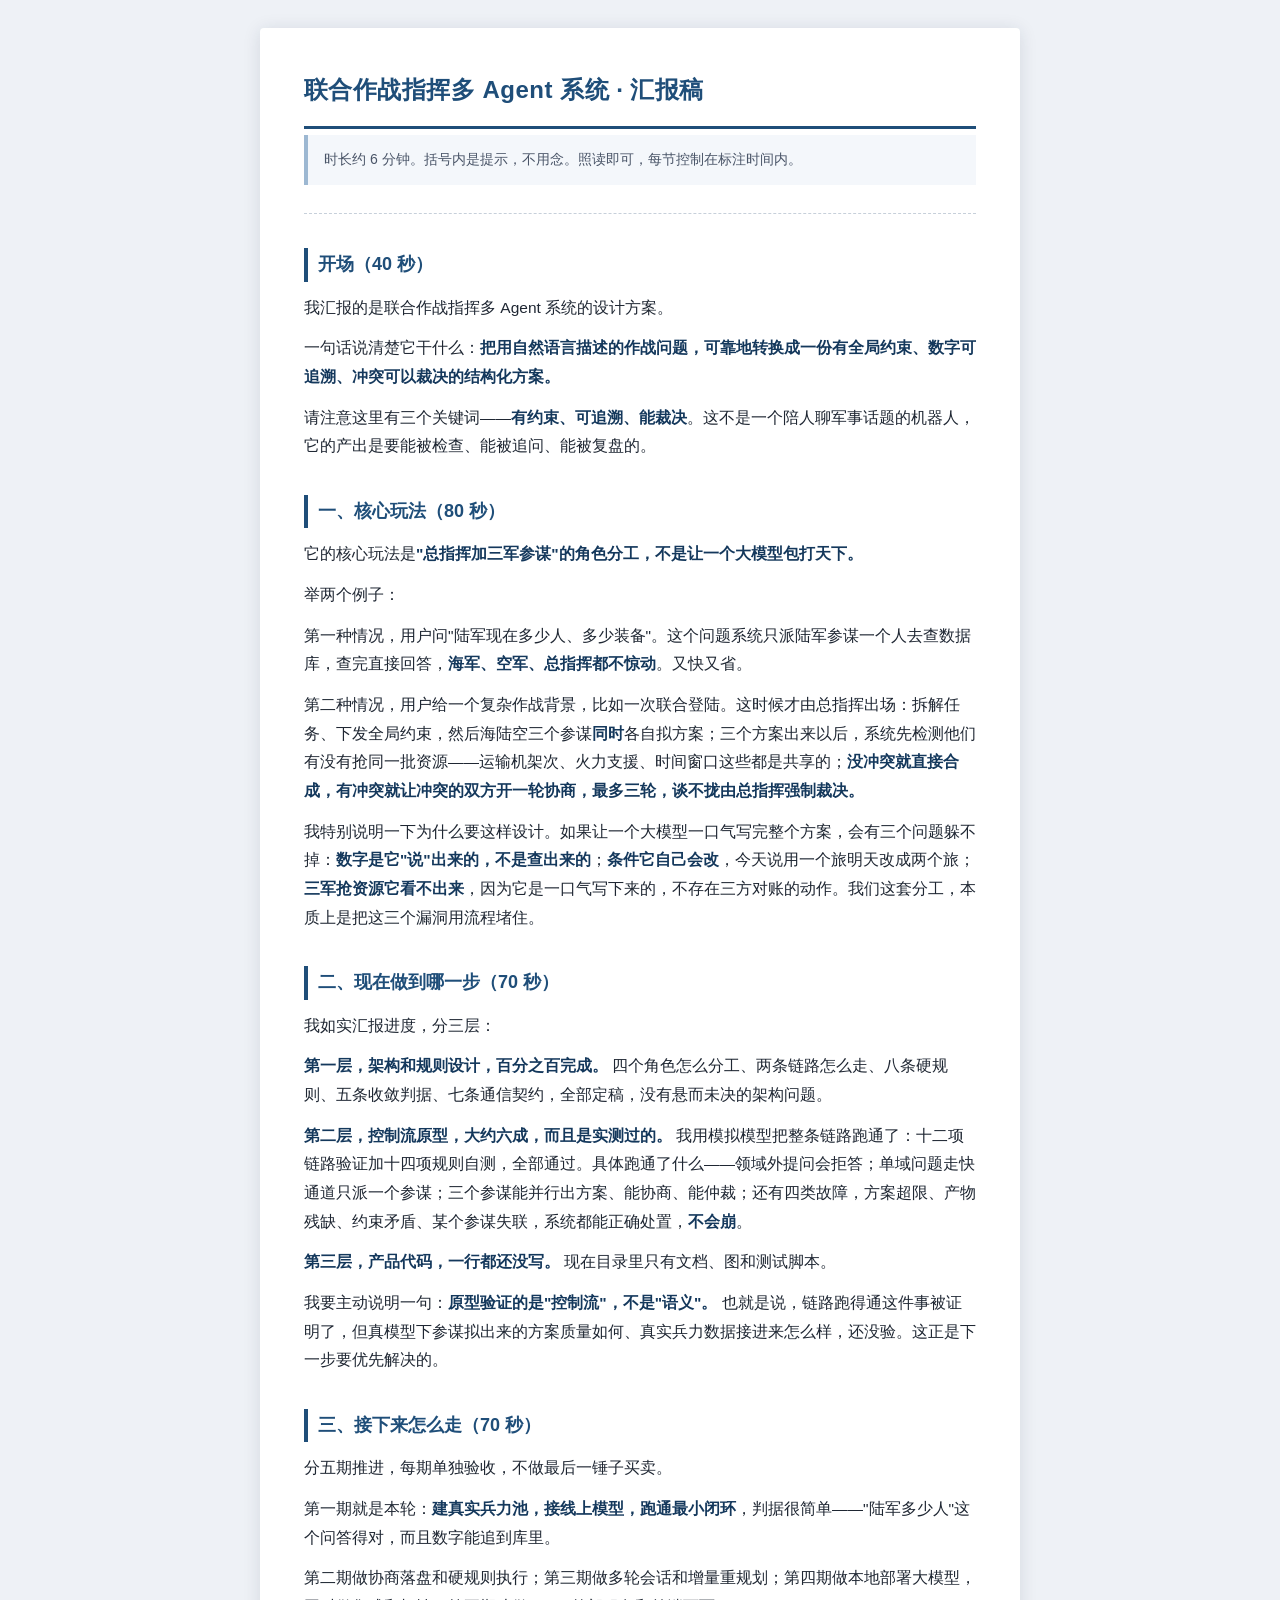
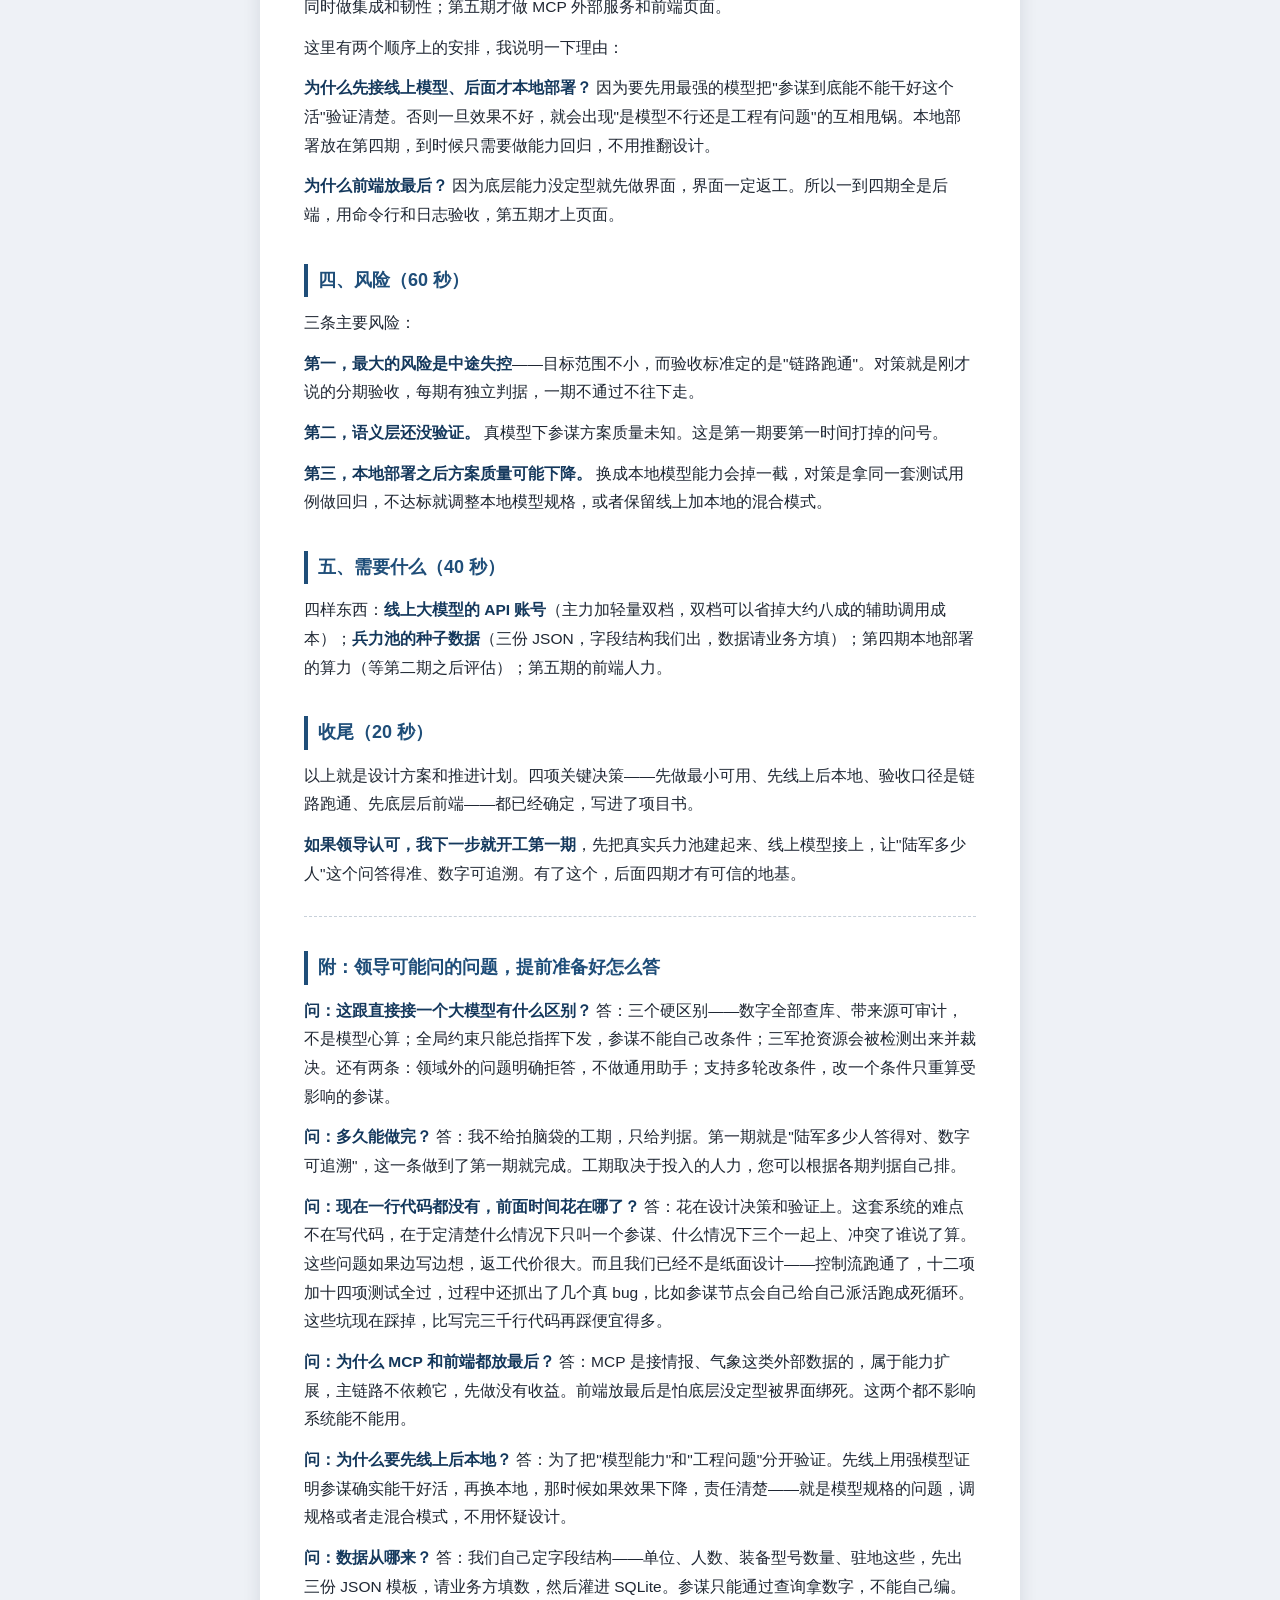
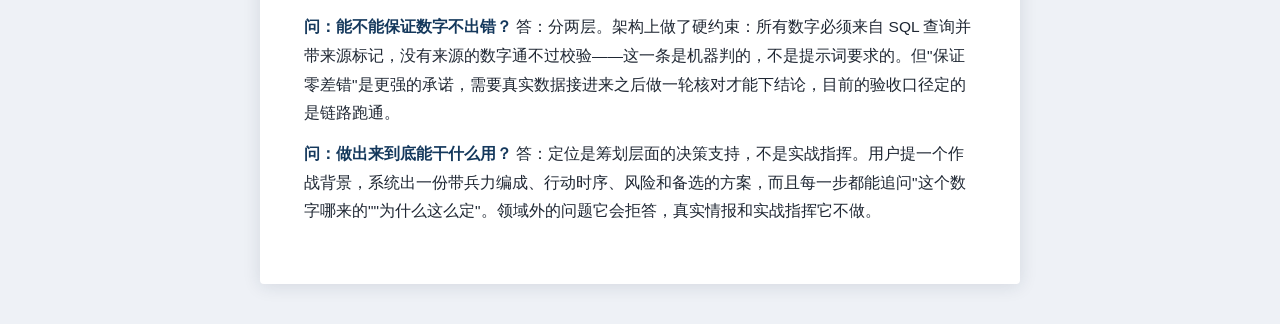
<file: 联合作战指挥多Agent设计项目书-汇报稿.html>
<!DOCTYPE html>
<html lang="zh-CN" data-page-node-id="TiHRmGDQHS7kpGafxn15hI">
<head data-page-node-id="azoZlFMi5UWb0s2WOG8FpC">
<meta charset="UTF-8" data-page-node-id="BOmDxpBVbpWJIU3y1B56bt">
<meta name="viewport" content="width=device-width, initial-scale=1.0" data-page-node-id="3szwn9ddTLUbBp6QTPvQOA">
<title>联合作战指挥多 Agent 系统 · 汇报稿</title>
<style>
  @page { size: A4; margin: 16mm 15mm 14mm 15mm; }
  * { box-sizing: border-box; }
  html { -webkit-text-size-adjust: 100%; }
  body {
    margin: 0; padding: 28px 20px 40px; background: #eef1f6;
    font-family: "Microsoft YaHei", "PingFang SC", "Source Han Sans SC", sans-serif;
    color: #1f2733; font-size: 15.5px; line-height: 1.85;
  }
  .sheet {
    max-width: 760px; margin: 0 auto; background: #fff; border-radius: 4px;
    box-shadow: 0 2px 18px rgba(24,39,66,.12); padding: 40px 44px 46px;
  }
  h1 {
    font-size: 24px; margin: 0 0 6px; color: #1f4e79; letter-spacing: .02em;
    border-bottom: 3px solid #1f4e79; padding-bottom: 14px;
  }
  h2 {
    font-size: 18px; margin: 34px 0 12px; color: #1f4e79;
    border-left: 4px solid #1f4e79; padding-left: 10px;
  }
  h3 { font-size: 16px; margin: 24px 0 10px; color: #2c5f8a; }
  p { margin: 0 0 12px; }
  blockquote {
    margin: 0 0 20px; padding: 12px 16px; background: #f4f7fb;
    border-left: 4px solid #9db8d2; color: #4a5568; font-size: 14px;
  }
  blockquote p { margin: 0; }
  strong { color: #14385c; }
  hr { border: none; border-top: 1px dashed #c7d0da; margin: 28px 0; }
  ul, ol { margin: 0 0 14px; padding-left: 24px; }
  li { margin-bottom: 6px; }
  table { border-collapse: collapse; width: 100%; margin: 14px 0 18px; font-size: 14px; }
  th, td { border: 1px solid #d3dae3; padding: 8px 10px; text-align: left; vertical-align: top; }
  th { background: #eaf1f9; color: #1f4e79; font-weight: 600; }
  code { background: #f0f2f5; padding: 1px 5px; border-radius: 3px; font-size: 13px; }
  .foot-meta { margin-top: 34px; padding-top: 12px; border-top: 1px solid #e1e6ec;
               font-size: 12px; color: #8a94a0; text-align: right; }

  @media (max-width: 640px) {
    body { padding: 16px 10px 28px; font-size: 15px; }
    .sheet { padding: 22px 18px 26px; box-shadow: none; }
    h1 { font-size: 20px; }
    h2 { font-size: 17px; margin-top: 26px; }
    table { font-size: 13px; display: block; overflow-x: auto; white-space: nowrap; }
  }
  @media print {
    body { padding: 0; background: #fff; font-size: 11pt; }
    .sheet { max-width: none; box-shadow: none; padding: 0; }
    h2 { page-break-after: avoid; }
    table { page-break-inside: avoid; }
  }
</style>
</head>
<body data-page-node-id="o52MrFnmPnxSq26wHuab5F">
<div class="sheet" data-page-node-id="mv8AwrVG9rEY9UJLWxUM8B">
<h1 data-page-node-id="4mFuryNJN6T26bm7U7GBxe">联合作战指挥多 Agent 系统 · 汇报稿</h1>
<blockquote data-page-node-id="0S6MHO6V50rhGSD62f3hoU">
<p data-page-node-id="HkWdJHqETg6l4MMSd2914R">时长约 6 分钟。括号内是提示，不用念。照读即可，每节控制在标注时间内。</p>
</blockquote>
<hr  data-page-node-id="0kKWSNhZkwoP4aPnyQho6q"/>
<h2 data-page-node-id="AOquLMIjep01qMrHP5Os9I">开场（40 秒）</h2>
<p data-page-node-id="mJBGDBSEsYcnFk9CgCB2WK">我汇报的是联合作战指挥多 Agent 系统的设计方案。</p>
<p data-page-node-id="lsXqvlft1fDz0tTHi7B9Va">一句话说清楚它干什么：<strong data-page-node-id="oyTTlTUhGRKWt2jjHBRCCc">把用自然语言描述的作战问题，可靠地转换成一份有全局约束、数字可追溯、冲突可以裁决的结构化方案。</strong></p>
<p data-page-node-id="6srVINnk4FbIR6Rvy3R0iY">请注意这里有三个关键词——<strong data-page-node-id="EKZSzFCbcH150z38PIQvNB">有约束、可追溯、能裁决</strong>。这不是一个陪人聊军事话题的机器人，它的产出是要能被检查、能被追问、能被复盘的。</p>
<h2 data-page-node-id="qwkrHKGfQGVqD8aRIMRL78">一、核心玩法（80 秒）</h2>
<p data-page-node-id="xH8VdFYbMSfXFj7qwmWLPl">它的核心玩法是<strong data-page-node-id="ozMAod7Fib2QuCfOE2A53q">"总指挥加三军参谋"的角色分工，不是让一个大模型包打天下。</strong></p>
<p data-page-node-id="9WBB1SEh1dagmP4ZFuRKEe">举两个例子：</p>
<p data-page-node-id="46DXMYU7UgKBUFI3gw7rPu">第一种情况，用户问"陆军现在多少人、多少装备"。这个问题系统只派陆军参谋一个人去查数据库，查完直接回答，<strong data-page-node-id="83K7ErlDBHA8x6E1xsnuu3">海军、空军、总指挥都不惊动</strong>。又快又省。</p>
<p data-page-node-id="pHMgoyr2t07XSwjxsPaBZv">第二种情况，用户给一个复杂作战背景，比如一次联合登陆。这时候才由总指挥出场：拆解任务、下发全局约束，然后海陆空三个参谋<strong data-page-node-id="Xejw1LSE41FRRSnVeF9Ld5">同时</strong>各自拟方案；三个方案出来以后，系统先检测他们有没有抢同一批资源——运输机架次、火力支援、时间窗口这些都是共享的；<strong data-page-node-id="BDxo0oxHrCelSZCe0A3fda">没冲突就直接合成，有冲突就让冲突的双方开一轮协商，最多三轮，谈不拢由总指挥强制裁决。</strong></p>
<p data-page-node-id="YWIhkoH9FtThl0rjrRP2qm">我特别说明一下为什么要这样设计。如果让一个大模型一口气写完整个方案，会有三个问题躲不掉：<strong data-page-node-id="BWuuacxzcT9dYsrCHvT0cC">数字是它"说"出来的，不是查出来的</strong>；<strong data-page-node-id="EVnHyzH7veW2FdHAUJvoZt">条件它自己会改</strong>，今天说用一个旅明天改成两个旅；<strong data-page-node-id="xAb8mmGeHT4zjaboJaLHvt">三军抢资源它看不出来</strong>，因为它是一口气写下来的，不存在三方对账的动作。我们这套分工，本质上是把这三个漏洞用流程堵住。</p>
<h2 data-page-node-id="sOa9F0z1jsjSq3JCCkDlTk">二、现在做到哪一步（70 秒）</h2>
<p data-page-node-id="68aaODVuqKhGhiStjPkYR8">我如实汇报进度，分三层：</p>
<p data-page-node-id="y7V3b3qWyyCcInCfcGoRyb"><strong data-page-node-id="fh1AAEC9zrxGzgfk8ZzRSv">第一层，架构和规则设计，百分之百完成。</strong> 四个角色怎么分工、两条链路怎么走、八条硬规则、五条收敛判据、七条通信契约，全部定稿，没有悬而未决的架构问题。</p>
<p data-page-node-id="tJeoDNHyNrVTQZXFWWc2vB"><strong data-page-node-id="uJO5oF7cLlRjPuPm7EMXuq">第二层，控制流原型，大约六成，而且是实测过的。</strong> 我用模拟模型把整条链路跑通了：十二项链路验证加十四项规则自测，全部通过。具体跑通了什么——领域外提问会拒答；单域问题走快通道只派一个参谋；三个参谋能并行出方案、能协商、能仲裁；还有四类故障，方案超限、产物残缺、约束矛盾、某个参谋失联，系统都能正确处置，<strong data-page-node-id="eNWNfewn7AVxNXExKQlSdM">不会崩</strong>。</p>
<p data-page-node-id="eKFKnxdOtcIjujU254gfty"><strong data-page-node-id="T611vUJaIFE7xtFhMsiAAb">第三层，产品代码，一行都还没写。</strong> 现在目录里只有文档、图和测试脚本。</p>
<p data-page-node-id="GGxV0YRrhUHi0WLCBpKDDx">我要主动说明一句：<strong data-page-node-id="TmLr1TYyjF8i1gBfgI8nHL">原型验证的是"控制流"，不是"语义"。</strong> 也就是说，链路跑得通这件事被证明了，但真模型下参谋拟出来的方案质量如何、真实兵力数据接进来怎么样，还没验。这正是下一步要优先解决的。</p>
<h2 data-page-node-id="9HCGf0ESp8AeCBk82l646Q">三、接下来怎么走（70 秒）</h2>
<p data-page-node-id="DmhM1iXs3d98V4lPp0J5dN">分五期推进，每期单独验收，不做最后一锤子买卖。</p>
<p data-page-node-id="1ORPFazvE8HmhEfzUstlTp">第一期就是本轮：<strong data-page-node-id="SThDJOKRxZ13Yzjv46tsux">建真实兵力池，接线上模型，跑通最小闭环</strong>，判据很简单——"陆军多少人"这个问答得对，而且数字能追到库里。</p>
<p data-page-node-id="2MXqLdX8j11MrcE1WrOwz6">第二期做协商落盘和硬规则执行；第三期做多轮会话和增量重规划；第四期做本地部署大模型，同时做集成和韧性；第五期才做 MCP 外部服务和前端页面。</p>
<p data-page-node-id="q8yycTb2YMpoFkCCTvxxzr">这里有两个顺序上的安排，我说明一下理由：</p>
<p data-page-node-id="EFFJXs8j1Q9ilxxsqqhiwD"><strong data-page-node-id="1F0kYHQgIrK7cGiSAmluhf">为什么先接线上模型、后面才本地部署？</strong> 因为要先用最强的模型把"参谋到底能不能干好这个活"验证清楚。否则一旦效果不好，就会出现"是模型不行还是工程有问题"的互相甩锅。本地部署放在第四期，到时候只需要做能力回归，不用推翻设计。</p>
<p data-page-node-id="Krl5Je47dzikceI2YykjNC"><strong data-page-node-id="oEakWqCovJQ0aVzL3UFnE4">为什么前端放最后？</strong> 因为底层能力没定型就先做界面，界面一定返工。所以一到四期全是后端，用命令行和日志验收，第五期才上页面。</p>
<h2 data-page-node-id="AWjjFrJ6l6jzDXcmDpoNrE">四、风险（60 秒）</h2>
<p data-page-node-id="yWqcDUP8LkCpzPytI0eq6b">三条主要风险：</p>
<p data-page-node-id="o9g1YxKDvX1LxtMVhauJ2P"><strong data-page-node-id="kjcFuiMl6DCsEExBpS2GSG">第一，最大的风险是中途失控</strong>——目标范围不小，而验收标准定的是"链路跑通"。对策就是刚才说的分期验收，每期有独立判据，一期不通过不往下走。</p>
<p data-page-node-id="9Rz0TTlGsdeaasSFNdHKxj"><strong data-page-node-id="NO1mHSHyphGY2CFAFHM4De">第二，语义层还没验证。</strong> 真模型下参谋方案质量未知。这是第一期要第一时间打掉的问号。</p>
<p data-page-node-id="6IKeb3fnmkgdhN63vnwN2U"><strong data-page-node-id="1sHA0f4dBBntH1eHdOmtjS">第三，本地部署之后方案质量可能下降。</strong> 换成本地模型能力会掉一截，对策是拿同一套测试用例做回归，不达标就调整本地模型规格，或者保留线上加本地的混合模式。</p>
<h2 data-page-node-id="eyFtKNXQANNYQCTHbD7ye0">五、需要什么（40 秒）</h2>
<p data-page-node-id="OOVVMKxekKTd2k1EuqVC8b">四样东西：<strong data-page-node-id="Q1P86WpYKriWIdGJJCx4bM">线上大模型的 API 账号</strong>（主力加轻量双档，双档可以省掉大约八成的辅助调用成本）；<strong data-page-node-id="kwCs3bezLluWiolqrZD5Fs">兵力池的种子数据</strong>（三份 JSON，字段结构我们出，数据请业务方填）；第四期本地部署的算力（等第二期之后评估）；第五期的前端人力。</p>
<h2 data-page-node-id="5e80HlijqSgcEaQ7RELFnX">收尾（20 秒）</h2>
<p data-page-node-id="NfMlZ8HfgbWGuULuISKmaX">以上就是设计方案和推进计划。四项关键决策——先做最小可用、先线上后本地、验收口径是链路跑通、先底层后前端——都已经确定，写进了项目书。</p>
<p data-page-node-id="1WbLgfArphbdwlWydMElz1"><strong data-page-node-id="rQ9Ha4TOPht5hhHuuVkvyZ">如果领导认可，我下一步就开工第一期</strong>，先把真实兵力池建起来、线上模型接上，让"陆军多少人"这个问答得准、数字可追溯。有了这个，后面四期才有可信的地基。</p>
<hr  data-page-node-id="UbaNRlDGkCWAZOHwXYmPzb"/>
<h2 data-page-node-id="mUXwm1jPJGQuvipbFhmDhw">附：领导可能问的问题，提前准备好怎么答</h2>
<p data-page-node-id="uampTkhFOLQYn1iIiYRSs8"><strong data-page-node-id="0MBtcv4PeS9N7wJquOjoti">问：这跟直接接一个大模型有什么区别？</strong>
答：三个硬区别——数字全部查库、带来源可审计，不是模型心算；全局约束只能总指挥下发，参谋不能自己改条件；三军抢资源会被检测出来并裁决。还有两条：领域外的问题明确拒答，不做通用助手；支持多轮改条件，改一个条件只重算受影响的参谋。</p>
<p data-page-node-id="mHBxazBB8FuBeErcSAmzKM"><strong data-page-node-id="M7ul3RWG6LekWBuRi4D2IN">问：多久能做完？</strong>
答：我不给拍脑袋的工期，只给判据。第一期就是"陆军多少人答得对、数字可追溯"，这一条做到了第一期就完成。工期取决于投入的人力，您可以根据各期判据自己排。</p>
<p data-page-node-id="4P7EAVa0CmTsUpj27R8vWk"><strong data-page-node-id="uE5mIe4FiNorC8jggX1ARZ">问：现在一行代码都没有，前面时间花在哪了？</strong>
答：花在设计决策和验证上。这套系统的难点不在写代码，在于定清楚什么情况下只叫一个参谋、什么情况下三个一起上、冲突了谁说了算。这些问题如果边写边想，返工代价很大。而且我们已经不是纸面设计——控制流跑通了，十二项加十四项测试全过，过程中还抓出了几个真 bug，比如参谋节点会自己给自己派活跑成死循环。这些坑现在踩掉，比写完三千行代码再踩便宜得多。</p>
<p data-page-node-id="HxVX3d49GonKWSFSRbCCSP"><strong data-page-node-id="yGvxwAIhHYOle0rL9FjB1i">问：为什么 MCP 和前端都放最后？</strong>
答：MCP 是接情报、气象这类外部数据的，属于能力扩展，主链路不依赖它，先做没有收益。前端放最后是怕底层没定型被界面绑死。这两个都不影响系统能不能用。</p>
<p data-page-node-id="VbyWwdAswiLHGebmBe8D0W"><strong data-page-node-id="ZVPjmAcsDGBcGWHHvEGpcg">问：为什么要先线上后本地？</strong>
答：为了把"模型能力"和"工程问题"分开验证。先线上用强模型证明参谋确实能干好活，再换本地，那时候如果效果下降，责任清楚——就是模型规格的问题，调规格或者走混合模式，不用怀疑设计。</p>
<p data-page-node-id="nCx7SoLSyFR0OgQxbPFBIM"><strong data-page-node-id="EUXc0NPdRYPwZOn0CzgXAP">问：数据从哪来？</strong>
答：我们自己定字段结构——单位、人数、装备型号数量、驻地这些，先出三份 JSON 模板，请业务方填数，然后灌进 SQLite。参谋只能通过查询拿数字，不能自己编。</p>
<p data-page-node-id="z5RkpfvqPIOQlqBRFwKe74"><strong data-page-node-id="OJyYQ2PKh4nZZ1klvJlo1f">问：能不能保证数字不出错？</strong>
答：分两层。架构上做了硬约束：所有数字必须来自 SQL 查询并带来源标记，没有来源的数字通不过校验——这一条是机器判的，不是提示词要求的。但"保证零差错"是更强的承诺，需要真实数据接进来之后做一轮核对才能下结论，目前的验收口径定的是链路跑通。</p>
<p data-page-node-id="0sRbgdkfDQsrmqNgj54aob"><strong data-page-node-id="1U4ZZEcvi6q9UDphGYTTdh">问：做出来到底能干什么用？</strong>
答：定位是筹划层面的决策支持，不是实战指挥。用户提一个作战背景，系统出一份带兵力编成、行动时序、风险和备选的方案，而且每一步都能追问"这个数字哪来的""为什么这么定"。领域外的问题它会拒答，真实情报和实战指挥它不做。</p>
</div>
</body>
</html>
</file>
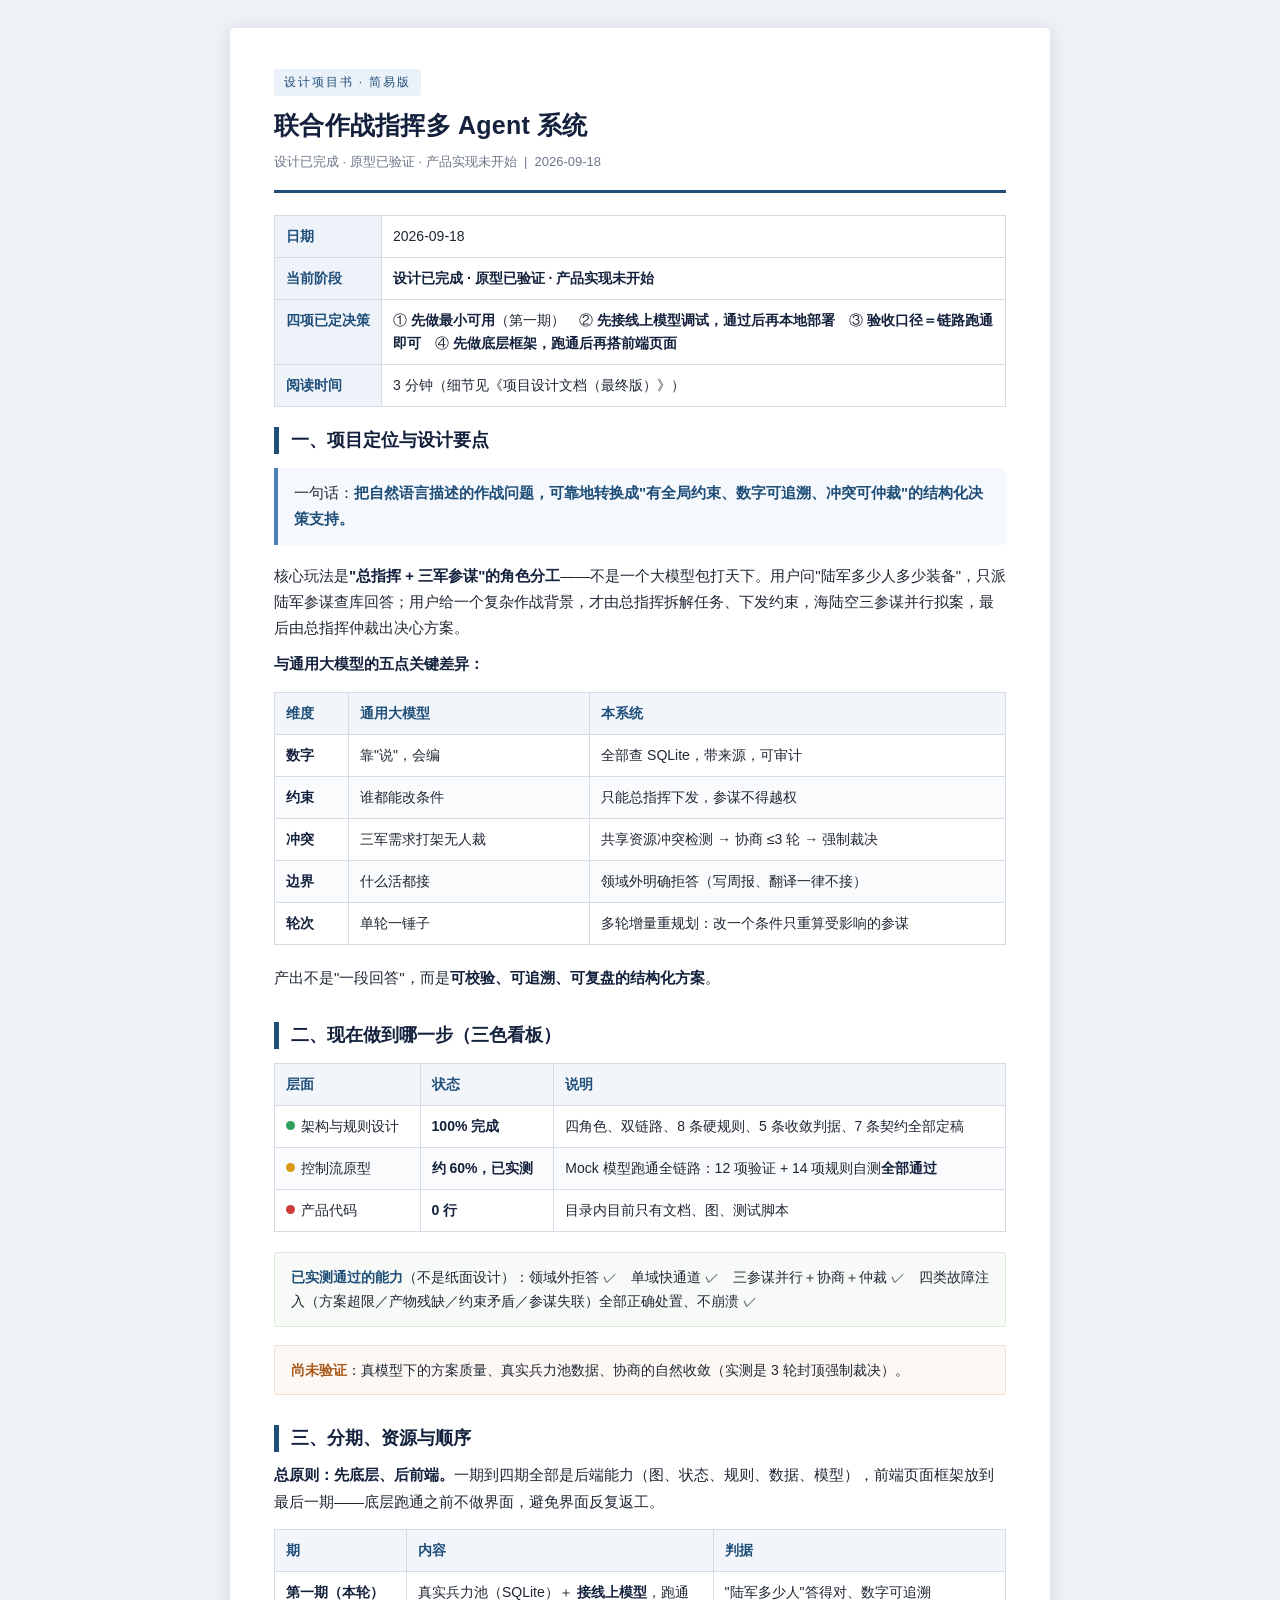
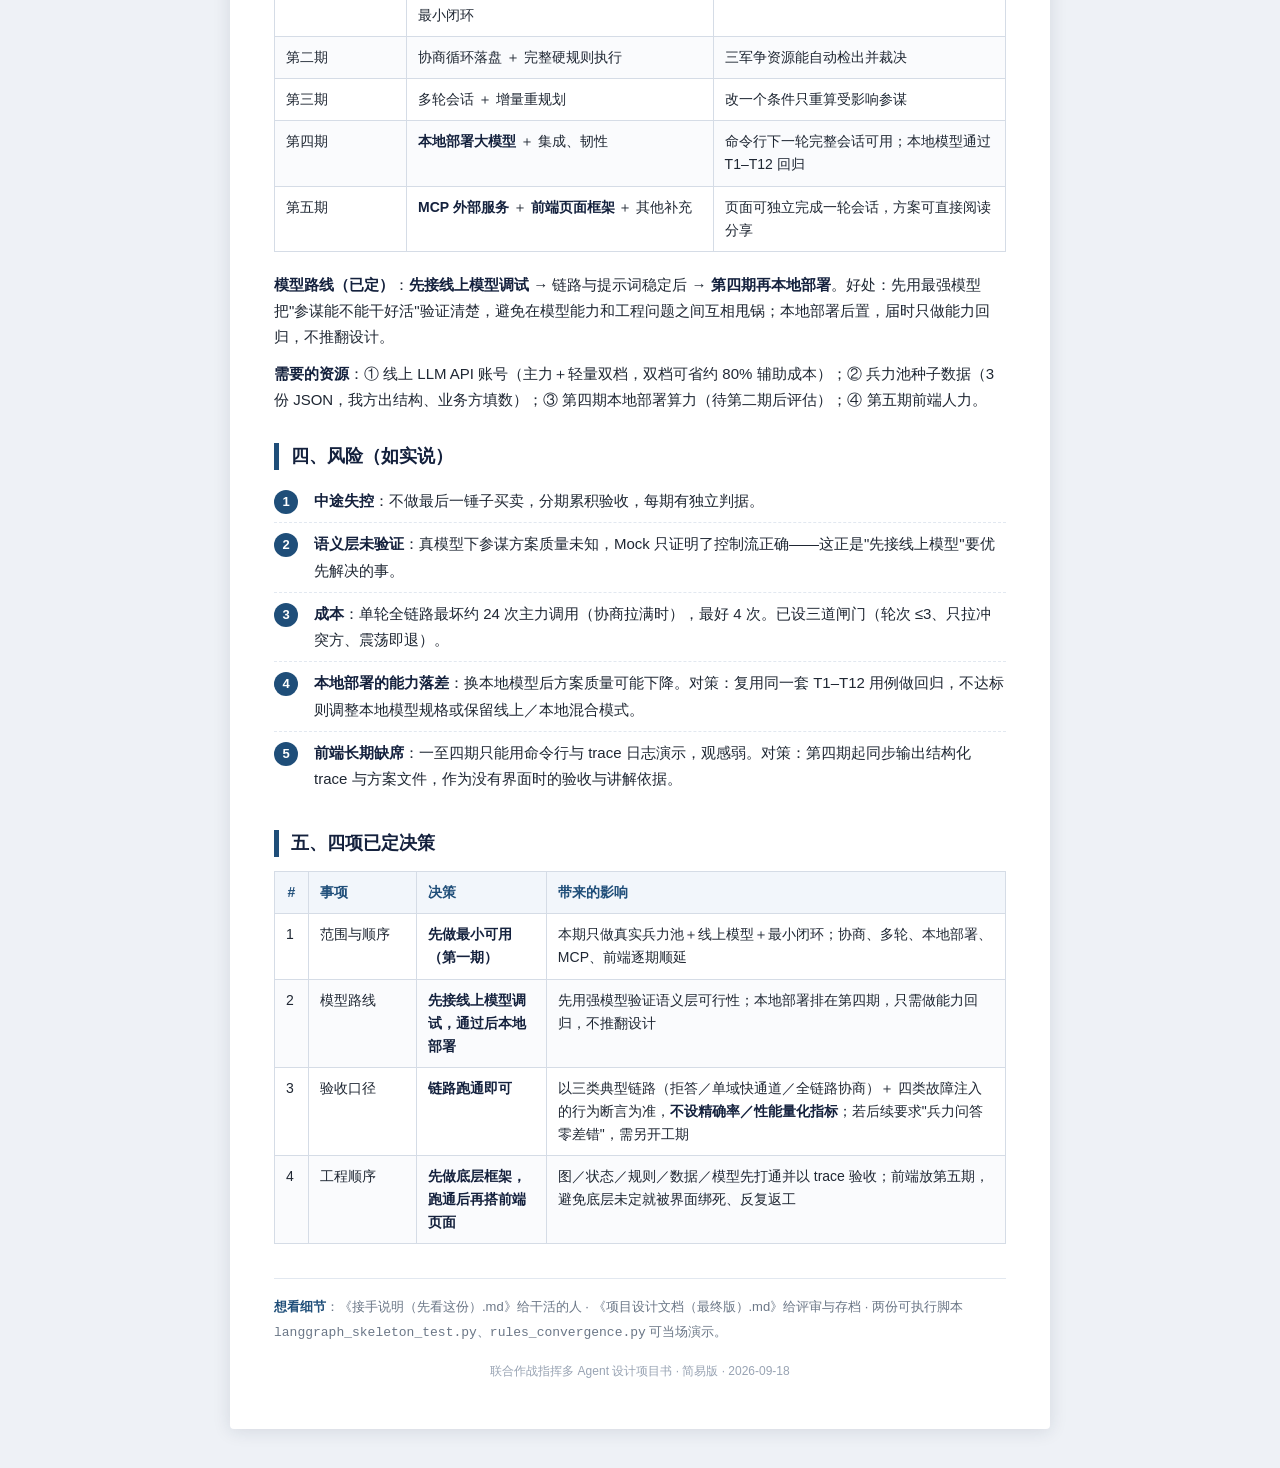
<file: 联合作战指挥多Agent设计项目书简易版.html>
<!DOCTYPE html>
<html lang="zh-CN" data-page-node-id="opqO6WLYDsZgMDSbMd7iED">
<head data-page-node-id="k7zJnVhTTHVnaCrnmRwz07">
<meta charset="UTF-8" data-page-node-id="Quh4Y1QjzH8KDp6jhvcJSo">
<meta name="viewport" content="width=device-width, initial-scale=1.0" data-page-node-id="llT9zo5sHbE159OF80EfCK">
<title>联合作战指挥多 Agent 设计项目书 · 简易版</title>
<style>
  @page { size: A4; margin: 16mm 15mm 14mm 15mm; }

  * { box-sizing: border-box; }

  html { -webkit-text-size-adjust: 100%; }

  body {
    margin: 0;
    padding: 28px 20px 40px;
    background: #eef1f6;
    font-family: "Microsoft YaHei", "PingFang SC", "Hiragino Sans GB", "Source Han Sans SC", "Segoe UI", sans-serif;
    color: #1f2733;
    font-size: 15px;
    line-height: 1.75;
  }

  .sheet {
    max-width: 820px;
    margin: 0 auto;
    background: #ffffff;
    border-radius: 4px;
    box-shadow: 0 2px 18px rgba(24, 39, 66, .12);
    padding: 40px 44px 46px;
  }

  /* ---------- 页眉 ---------- */
  .doc-head {
    border-bottom: 3px solid #1f4e79;
    padding-bottom: 16px;
    margin-bottom: 22px;
  }
  .kicker {
    display: inline-block;
    font-size: 12px;
    letter-spacing: .16em;
    color: #1f4e79;
    background: #eaf1f9;
    border-radius: 3px;
    padding: 3px 10px;
    margin-bottom: 12px;
  }
  h1 {
    font-size: 25px;
    line-height: 1.4;
    margin: 0 0 8px;
    color: #14213d;
    letter-spacing: .01em;
  }
  .subtitle {
    font-size: 13px;
    color: #6b7787;
    margin: 0;
  }

  /* ---------- 通用表格 ---------- */
  table {
    width: 100%;
    border-collapse: collapse;
    margin: 14px 0 20px;
    font-size: 14px;
    page-break-inside: auto;
  }
  th, td {
    border: 1px solid #d5dce6;
    padding: 9px 11px;
    text-align: left;
    vertical-align: top;
    line-height: 1.65;
  }
  th {
    background: #f2f6fb;
    color: #1f4e79;
    font-weight: 700;
    white-space: nowrap;
  }
  tbody tr:nth-child(even) td { background: #fafbfd; }

  /* 元信息表 */
  table.meta th { width: 96px; background: #eef3fa; }
  table.meta td { background: #ffffff !important; }

  /* 差异对比表：首列强调 */
  table.diff td:first-child { font-weight: 700; color: #14213d; width: 74px; }
  table.diff th:nth-child(2), table.diff td:nth-child(2) { width: 33%; }

  /* 阶段表 */
  table.phase th:first-child { width: 132px; }
  table.phase th:nth-child(3), table.phase td:nth-child(3) { width: 40%; }

  /* 决策表 */
  table.decision th:nth-child(1) { width: 34px; text-align: center; }
  table.decision th:nth-child(2) { width: 108px; }

  /* ---------- 标题 ---------- */
  h2 {
    font-size: 18px;
    color: #14213d;
    margin: 30px 0 10px;
    padding-left: 12px;
    border-left: 5px solid #1f4e79;
    line-height: 1.5;
    page-break-after: avoid;
  }
  h2:first-of-type { margin-top: 6px; }

  p { margin: 10px 0; }
  strong { color: #14213d; font-weight: 700; }

  /* 一句话定位 */
  .lead {
    background: #f5f8fc;
    border-left: 4px solid #4a7fb5;
    border-radius: 0 3px 3px 0;
    padding: 12px 16px;
    margin: 14px 0 18px;
    font-size: 15px;
    color: #1f2733;
  }
  .lead strong { color: #1f4e79; }

  /* ---------- 状态点 ---------- */
  .dot {
    display: inline-block;
    width: 9px; height: 9px;
    border-radius: 50%;
    margin-right: 6px;
    vertical-align: 1px;
  }
  .dot.g { background: #2e9e5b; }
  .dot.y { background: #d99a17; }
  .dot.r { background: #cc3b3b; }

  /* ---------- 清单 ---------- */
  ol.risks { margin: 10px 0 18px; padding-left: 0; list-style: none; counter-reset: r; }
  ol.risks > li {
    counter-increment: r;
    position: relative;
    padding: 8px 0 8px 40px;
    border-bottom: 1px dashed #e2e8f0;
    page-break-inside: avoid;
  }
  ol.risks > li:last-child { border-bottom: none; }
  ol.risks > li::before {
    content: counter(r);
    position: absolute;
    left: 0; top: 10px;
    width: 24px; height: 24px;
    border-radius: 50%;
    background: #1f4e79;
    color: #fff;
    font-size: 13px;
    font-weight: 700;
    text-align: center;
    line-height: 24px;
  }

  .checklist {
    background: #f7faf7;
    border: 1px solid #dceadc;
    border-radius: 3px;
    padding: 12px 16px;
    margin: 12px 0 18px;
    font-size: 14px;
  }
  .checklist .k { font-weight: 700; color: #1f4e79; }
  .warnbox {
    background: #fdf8f4;
    border: 1px solid #f0e0d2;
    border-radius: 3px;
    padding: 12px 16px;
    margin: 12px 0 18px;
    font-size: 14px;
  }
  .warnbox .k { font-weight: 700; color: #a85818; }

  /* ---------- 页脚 ---------- */
  .doc-foot {
    margin-top: 34px;
    padding-top: 16px;
    border-top: 1px solid #e2e8f0;
    font-size: 13px;
    color: #6b7787;
    line-height: 1.9;
    page-break-inside: avoid;
  }
  .doc-foot .k { color: #1f4e79; font-weight: 700; }
  .foot-meta {
    margin-top: 14px;
    font-size: 12px;
    color: #98a3b3;
    text-align: center;
  }

  /* ---------- 手机适配 ---------- */
  @media (max-width: 640px) {
    body { padding: 12px 10px 24px; font-size: 15px; }
    .sheet { padding: 22px 16px 28px; border-radius: 3px; }
    h1 { font-size: 20px; }
    h2 { font-size: 16.5px; }
    table { font-size: 13.5px; }
    th, td { padding: 7px 8px; }
    th { white-space: normal; }
    table.meta th { width: 62px; }
    table.diff td:first-child { width: 56px; }
    table.phase th:first-child { width: 88px; }
    table.decision th:nth-child(2) { width: 72px; }
  }

  @media print {
    body { background: #fff; padding: 0; font-size: 12.2pt; }
    .sheet {
      max-width: none;
      box-shadow: none;
      border-radius: 0;
      padding: 0;
      margin: 0;
    }
    h1 { font-size: 20pt; }
    h2 { font-size: 14pt; margin: 20px 0 8px; }
    table { font-size: 10.4pt; margin: 10px 0 14px; }
    th, td { padding: 6px 8px; line-height: 1.6; }
    tbody tr { page-break-inside: avoid; }
    .lead, .checklist, .warnbox { page-break-inside: avoid; }
    .page-break { page-break-before: always; }
  }
</style>
</head>
<body data-page-node-id="CWgZUnwSDAsCqjdDhoo6Ng">
<div class="sheet" data-page-node-id="jXTONx7Iru4f2JLsBs5fZX">

  <header class="doc-head" data-page-node-id="lm952crYTSsIADXtlF9GaD">
    <div class="kicker" data-page-node-id="LGw1MnKKIeIDbdGdMYITX9">设计项目书 · 简易版</div>
    <h1 data-page-node-id="YU0FbYTmqUdPiXgfUAtPnF">联合作战指挥多 Agent 系统</h1>
    <p class="subtitle" data-page-node-id="2oha7mSdYG1yR0TYpNEea3">设计已完成 · 原型已验证 · 产品实现未开始 &nbsp;|&nbsp; 2026-09-18</p>
  </header>

  <table class="meta" data-page-node-id="AkNT4npWDQwjwT8Mq9OgCX">
    <tbody data-page-node-id="r1H6fkc8X1gdAZKhzILnwY">
      <tr data-page-node-id="1glzNjZ2HQlpVI4VEHMSVl"><th data-page-node-id="Ec44hl7zYZsYE9G2HHfM3R">日期</th><td data-page-node-id="MYozn2qc9ksKhHUCYu7JJh">2026-09-18</td></tr>
      <tr data-page-node-id="w9REAGBoyidPvw6REWTBDf"><th data-page-node-id="8tssYimYETRytjy5MUmBmd">当前阶段</th><td data-page-node-id="xnOXYyKfChZM8qatZ3eeVo"><strong data-page-node-id="ommpzdMArwIB14xwE4IHC3">设计已完成 · 原型已验证 · 产品实现未开始</strong></td></tr>
      <tr data-page-node-id="6sn0FuCDwNiqBUjsx1wFmA"><th data-page-node-id="iYzVFam2Gywt4iRCMJ1LcW">四项已定决策</th><td data-page-node-id="bguCC2llFoy6ioxEOl2yhF">① <strong data-page-node-id="FytFHZj3rrO8gFmGleA54E">先做最小可用</strong>（第一期）　② <strong data-page-node-id="om9vPrHwREzO73VEAifJN8">先接线上模型调试，通过后再本地部署</strong>　③ <strong data-page-node-id="ldD2eJM6p4wwM8TURNqepW">验收口径＝链路跑通即可</strong>　④ <strong data-page-node-id="DaWRbo5JcPOOUYDFbbYB5n">先做底层框架，跑通后再搭前端页面</strong></td></tr>
      <tr data-page-node-id="48PcxoHZPMHpWOBsQospjG"><th data-page-node-id="2DYIxfCintEXGwUM5CIdzg">阅读时间</th><td data-page-node-id="ngf2Rs9uWxsMi4BzR7mk8A">3 分钟（细节见《项目设计文档（最终版）》）</td></tr>
    </tbody>
  </table>

  <h2 data-page-node-id="Skb5PAtMNIOm6dmuA8iSyM">一、项目定位与设计要点</h2>

  <div class="lead" data-page-node-id="OY9XFrue2KrlZ1a8Pqy8uP">
    一句话：<strong data-page-node-id="BOFrW8rcVevi7oc6yzgg2y">把自然语言描述的作战问题，可靠地转换成"有全局约束、数字可追溯、冲突可仲裁"的结构化决策支持。</strong>
  </div>

  <p data-page-node-id="o9MYjhUICRVjyxNN9pZnRS">核心玩法是<strong data-page-node-id="JACQxNKBvGexxOBtbdMeRo">"总指挥 + 三军参谋"的角色分工</strong>——不是一个大模型包打天下。用户问"陆军多少人多少装备"，只派陆军参谋查库回答；用户给一个复杂作战背景，才由总指挥拆解任务、下发约束，海陆空三参谋并行拟案，最后由总指挥仲裁出决心方案。</p>

  <p data-page-node-id="wkAdS7ItZiAvW7iJmzR6xU"><strong data-page-node-id="DAVmNmgoN2B3vljnU7VUKN">与通用大模型的五点关键差异：</strong></p>

  <table class="diff" data-page-node-id="bmImkz7c0sVzeyqXSA6mGE">
    <thead data-page-node-id="2Xg01a2A9ecdziDSh1sYEB">
      <tr data-page-node-id="ITbFEOl2QDlz8CiEgfCKwp"><th data-page-node-id="UOpeLScGFr7Al9DrP4a0T2">维度</th><th data-page-node-id="KyW6BoEpDvHPEhxZ0TX614">通用大模型</th><th data-page-node-id="CFLKCHw7ZcHdpMQnrJnQ74">本系统</th></tr>
    </thead>
    <tbody data-page-node-id="UeAf28760J0f1Urc33AapO">
      <tr data-page-node-id="8V6btnSrVD3m5uVfO8eCLQ"><td data-page-node-id="PXCqIf8nHw0uddcFXAxd9c">数字</td><td data-page-node-id="RGvCTDcMLBmTYz20mnIknx">靠"说"，会编</td><td data-page-node-id="DUuQWFS26SNtTHwKDHeDTQ">全部查 SQLite，带来源，可审计</td></tr>
      <tr data-page-node-id="UAg5Memtp4MFOx6DIWAGA6"><td data-page-node-id="XHsLtt1q6hbygVuCeRYShs">约束</td><td data-page-node-id="kQmVsiuRPuOTVtCukvvvYv">谁都能改条件</td><td data-page-node-id="SGeK6AxQmp747ioeDFQ9LJ">只能总指挥下发，参谋不得越权</td></tr>
      <tr data-page-node-id="GXM4xbYNXhddEv38oFwm7y"><td data-page-node-id="BJUlUStqHQbhAclE4nAvic">冲突</td><td data-page-node-id="zUCKllQiONAzI0u9FhbMGy">三军需求打架无人裁</td><td data-page-node-id="g4JcTzu91cFdELkE3wBqzB">共享资源冲突检测 → 协商 ≤3 轮 → 强制裁决</td></tr>
      <tr data-page-node-id="zPi4r1QtKDTzf4V7lqMXoW"><td data-page-node-id="ANkYhoUhnQFv5jENJWtv1U">边界</td><td data-page-node-id="BbV88xxwV9vI9HaVyHDFGn">什么活都接</td><td data-page-node-id="eO1DEjNtitNt2ShCQjCHJA">领域外明确拒答（写周报、翻译一律不接）</td></tr>
      <tr data-page-node-id="sCdyoyC9JtPE3bJmSWhCG7"><td data-page-node-id="CYiPFn8PA1IUL8iKEpQOqJ">轮次</td><td data-page-node-id="rUdIv6b6H4CogeNAdtH65V">单轮一锤子</td><td data-page-node-id="pVH8nQ6vBswtgtq8NdG8PC">多轮增量重规划：改一个条件只重算受影响的参谋</td></tr>
    </tbody>
  </table>

  <p data-page-node-id="iFDgV3c5ZvVvWwFpDzjUnh">产出不是"一段回答"，而是<strong data-page-node-id="QHtrEJmcclJsdyB2UVD7vt">可校验、可追溯、可复盘的结构化方案</strong>。</p>

  <h2 data-page-node-id="d6jO51fGU3tRj3oIULKfu8">二、现在做到哪一步（三色看板）</h2>

  <table data-page-node-id="cplUmLFrYUqy9BLB6vssRy">
    <thead data-page-node-id="yLihHXSoa7TGDHdYUhJWTf">
      <tr data-page-node-id="CoiMUWOSAQ0tNf56hw5zul"><th data-page-node-id="S0vwzK2tu4ntDObPMf6jUo">层面</th><th data-page-node-id="65yYBDiobe2HUCOzAfY4DC">状态</th><th data-page-node-id="8bpFKmrOnHlcaNKIdfoPvs">说明</th></tr>
    </thead>
    <tbody data-page-node-id="EKhbILbs4SONWQjN1lvEt3">
      <tr data-page-node-id="ScZmYn3k7IHlu7EACHdpYE">
        <td data-page-node-id="TEjxzOnqzrlkDJthxRS8F6"><span class="dot g" data-page-node-id="cDKJHBDUELFVNV9loaXIDE"></span>架构与规则设计</td>
        <td data-page-node-id="Yd9m2fpIMyDtRBHTEkcvRc"><strong data-page-node-id="xwvORS2SF87OlYOyocvaz6">100% 完成</strong></td>
        <td data-page-node-id="zo4dUZVQPnMYYUSt9rzxfO">四角色、双链路、8 条硬规则、5 条收敛判据、7 条契约全部定稿</td>
      </tr>
      <tr data-page-node-id="W9wgBxLb3so6KY204kUDku">
        <td data-page-node-id="5vH0Cw1oDTSamqQB1UxWYQ"><span class="dot y" data-page-node-id="Q6YPopfpupyTnZw8tN3M7K"></span>控制流原型</td>
        <td data-page-node-id="aVc4sVDTC6P6gEQRDDWQVC"><strong data-page-node-id="U8lTT8CyxtCwaBtR6Ul5pI">约 60%，已实测</strong></td>
        <td data-page-node-id="Dw2xJjb0efj7dAlgw9aXtD">Mock 模型跑通全链路：12 项验证 + 14 项规则自测<strong data-page-node-id="MVBsHG3LlLZ9pPFEB1U2AR">全部通过</strong></td>
      </tr>
      <tr data-page-node-id="7M2qD30gLCJzOrYUUoYqlv">
        <td data-page-node-id="Nb1hDJ6MZ3irtgEAY6ldg3"><span class="dot r" data-page-node-id="p5xYNkjvmISTmTste9Hp5Q"></span>产品代码</td>
        <td data-page-node-id="mHfAak7lNlHxUJ2829o1iC"><strong data-page-node-id="wFvl1EPbJA0H6k20TkuGuF">0 行</strong></td>
        <td data-page-node-id="5PNpAMvE4PkfybzqDe9hrt">目录内目前只有文档、图、测试脚本</td>
      </tr>
    </tbody>
  </table>

  <div class="checklist" data-page-node-id="PzR5Pe6jYVJUUej8VABCcy">
    <span class="k" data-page-node-id="iPVdMpBhACENS5u4DlMpHC">已实测通过的能力</span>（不是纸面设计）：领域外拒答 ✓　单域快通道 ✓　三参谋并行＋协商＋仲裁 ✓　四类故障注入（方案超限／产物残缺／约束矛盾／参谋失联）全部正确处置、不崩溃 ✓
  </div>

  <div class="warnbox" data-page-node-id="vKifrOudWrzw35T92c7GV7">
    <span class="k" data-page-node-id="GIKo7QSGRbvReykuDohajc">尚未验证</span>：真模型下的方案质量、真实兵力池数据、协商的自然收敛（实测是 3 轮封顶强制裁决）。
  </div>

  <h2 data-page-node-id="GGgM06CJ1FHBDGg4QgxK0k">三、分期、资源与顺序</h2>

  <p data-page-node-id="YEOwoUCHBxRp1mALKS1sgN"><strong data-page-node-id="H0ou19b36CIi85CPEiGOFT">总原则：先底层、后前端。</strong>一期到四期全部是后端能力（图、状态、规则、数据、模型），前端页面框架放到最后一期——底层跑通之前不做界面，避免界面反复返工。</p>

  <table class="phase" data-page-node-id="TGmZv5gtZ04jBtZLsApQBB">
    <thead data-page-node-id="V4JojiuJNgj8l2vvpZEpzG">
      <tr data-page-node-id="Y3JOATSPeEGZeFEpCmXN1E"><th data-page-node-id="eeNm9fCH2Y3GTUaVuUG4hS">期</th><th data-page-node-id="n1SK48C9IKECNrH8a4UV4e">内容</th><th data-page-node-id="1Ipt2JwhnDnMP5oVLizoKQ">判据</th></tr>
    </thead>
    <tbody data-page-node-id="5Xc5HJpJIyYMOhmXusHJXg">
      <tr data-page-node-id="aoAefv8pGRfJTPeIkYPycs">
        <td data-page-node-id="Gq2gud9XFENAi4LVNU4sEu"><strong data-page-node-id="3uixQzzDfw2rIfDiLlaT0Y">第一期（本轮）</strong></td>
        <td data-page-node-id="jADfHcyoP9qDqDv7NrSrlh">真实兵力池（SQLite）＋ <strong data-page-node-id="HARexyu5FuvStpChN3ZBzm">接线上模型</strong>，跑通最小闭环</td>
        <td data-page-node-id="YVyO94FD74dPKVMY4LI3Ay">"陆军多少人"答得对、数字可追溯</td>
      </tr>
      <tr data-page-node-id="KMmdtFKrP7rZw5joOFRexF"><td data-page-node-id="uXn09CeE9wlc2HBRBo8fcv">第二期</td><td data-page-node-id="U70GL4LBuovNSYNjA9IetW">协商循环落盘 ＋ 完整硬规则执行</td><td data-page-node-id="bhuxGXsutL4gqTTjiAxyne">三军争资源能自动检出并裁决</td></tr>
      <tr data-page-node-id="BOSmtZAXJhzR2vW4A7vlfn"><td data-page-node-id="c2KlBMDt4lHw54DAt8u6Jh">第三期</td><td data-page-node-id="ORRF61t2b0530piRAopO1l">多轮会话 ＋ 增量重规划</td><td data-page-node-id="21GiYtEoMvUoUuR9mFutYQ">改一个条件只重算受影响参谋</td></tr>
      <tr data-page-node-id="WXqFtl51b6JBTskHmmHYQB"><td data-page-node-id="lPMzubGrq1j5Tg53HygBA7">第四期</td><td data-page-node-id="ZxF9trhofQCrVCrFN3qJBj"><strong data-page-node-id="vg2R01lsfSqls0WmsmrmEn">本地部署大模型</strong> ＋ 集成、韧性</td><td data-page-node-id="RysROUTcBOQQX576akZCOz">命令行下一轮完整会话可用；本地模型通过 T1–T12 回归</td></tr>
      <tr data-page-node-id="EVGWubD7RasbGa3YmdvchO"><td data-page-node-id="WarVHGQX9qmC7ACLdWBAs7">第五期</td><td data-page-node-id="WHY5k3zqVHnKMzPEj7B9eG"><strong data-page-node-id="mRR4Rr28UBdAiRJDmg1r4D">MCP 外部服务</strong> ＋ <strong data-page-node-id="OvRVQxPG9rQ7RM2fYlNca4">前端页面框架</strong> ＋ 其他补充</td><td data-page-node-id="tShBFf6cynPWt0mFqldlEs">页面可独立完成一轮会话，方案可直接阅读分享</td></tr>
    </tbody>
  </table>

  <p data-page-node-id="1cCED78cFHv0U8oXiyeACy"><strong data-page-node-id="DoTmJYkILMdrQF2RvUYC91">模型路线（已定）</strong>：<strong data-page-node-id="dOMjpm3jZgGJvEs7UnssT8">先接线上模型调试</strong> → 链路与提示词稳定后 → <strong data-page-node-id="qHlXZEVDlzsLq0GFPzanBT">第四期再本地部署</strong>。好处：先用最强模型把"参谋能不能干好活"验证清楚，避免在模型能力和工程问题之间互相甩锅；本地部署后置，届时只做能力回归，不推翻设计。</p>

  <p data-page-node-id="rGUxwpjXRJBkgnPkDkcehd"><strong data-page-node-id="oQRe4rn4Fty4COZsrL5DQc">需要的资源</strong>：① 线上 LLM API 账号（主力＋轻量双档，双档可省约 80% 辅助成本）；② 兵力池种子数据（3 份 JSON，我方出结构、业务方填数）；③ 第四期本地部署算力（待第二期后评估）；④ 第五期前端人力。</p>

  <h2 data-page-node-id="4eBd8VrLpn61oz7qMKXtFh">四、风险（如实说）</h2>

  <ol class="risks" data-page-node-id="d6rl1ETEmevZb0M07uAerE">
    <li data-page-node-id="0X3G6Q67l5rtpBSI0OPIHe"><strong data-page-node-id="QP0hjWL82UzXGyiGSPsbxW">中途失控</strong>：不做最后一锤子买卖，分期累积验收，每期有独立判据。</li>
    <li data-page-node-id="5w78VktSHfrw1KLdk46vMk"><strong data-page-node-id="HNyhxGwYNug3mLoizjXKgK">语义层未验证</strong>：真模型下参谋方案质量未知，Mock 只证明了控制流正确——这正是"先接线上模型"要优先解决的事。</li>
    <li data-page-node-id="Urj0k9GFr55GuLz03RBZEY"><strong data-page-node-id="KgzPUzLDHsplVOKmg8o2CS">成本</strong>：单轮全链路最坏约 24 次主力调用（协商拉满时），最好 4 次。已设三道闸门（轮次 ≤3、只拉冲突方、震荡即退）。</li>
    <li data-page-node-id="2lFIVfwd209Q8DfxVejdU8"><strong data-page-node-id="Dnv5S7McCKDnlt7JIt2iDq">本地部署的能力落差</strong>：换本地模型后方案质量可能下降。对策：复用同一套 T1–T12 用例做回归，不达标则调整本地模型规格或保留线上／本地混合模式。</li>
    <li data-page-node-id="P5js4mlhnlfKbLHCc9n0cY"><strong data-page-node-id="Xs9JpTZ96168L81IcA8yPs">前端长期缺席</strong>：一至四期只能用命令行与 trace 日志演示，观感弱。对策：第四期起同步输出结构化 trace 与方案文件，作为没有界面时的验收与讲解依据。</li>
  </ol>

  <h2 data-page-node-id="kJf9x58I5wm3hyzT676C2D">五、四项已定决策</h2>

  <table class="decision" data-page-node-id="rZYzFtDmbUlI2IFiyAmaqr">
    <thead data-page-node-id="MZGcP4bhe6VHT9gKyzGOb3">
      <tr data-page-node-id="GnthqJrIKDFyyiu6zXzv7P"><th data-page-node-id="YM43MxdjFbDr1mxjpGk6e6">#</th><th data-page-node-id="UlcBafX1hvvSv5j35grQY7">事项</th><th data-page-node-id="WOWJdTIgMz0XspG4ajGeba">决策</th><th data-page-node-id="O5dDlPLrODYmylxhi7I2sF">带来的影响</th></tr>
    </thead>
    <tbody data-page-node-id="oDVe91K7NaftQhZkQEeNfx">
      <tr data-page-node-id="y19IHceoRwNf2oE7VX4PAb">
        <td data-page-node-id="hQjY9i9LFBhoS9R9DRsqXV">1</td><td data-page-node-id="jDU0Z6o5hzWBmqFDvoDsjA">范围与顺序</td>
        <td data-page-node-id="jj1k3ayDzhodRVdtzE6dle"><strong data-page-node-id="txm9859IdHiRZFsH1WDBG3">先做最小可用（第一期）</strong></td>
        <td data-page-node-id="yeTRXkUOpPDMAJcvxYHPY6">本期只做真实兵力池＋线上模型＋最小闭环；协商、多轮、本地部署、MCP、前端逐期顺延</td>
      </tr>
      <tr data-page-node-id="Be0CDJnP2sRC64lqAA9svW">
        <td data-page-node-id="4B9tG3W83c52Bq6i83GsxQ">2</td><td data-page-node-id="2VFALM5yIqHHoBrwbYygFk">模型路线</td>
        <td data-page-node-id="rCmn5mIi9aQoRR43kcUUGy"><strong data-page-node-id="q4X85yiLdZOI88m5sf0CZC">先接线上模型调试，通过后本地部署</strong></td>
        <td data-page-node-id="eWGs8A5zP2vZsPiEXKjYuB">先用强模型验证语义层可行性；本地部署排在第四期，只需做能力回归，不推翻设计</td>
      </tr>
      <tr data-page-node-id="yo2JOCRzLjVGxoCtVJaEA1">
        <td data-page-node-id="Uh5u4y8zq5Bwet833RxDJZ">3</td><td data-page-node-id="dY8mW9tT4FX5gEc8yZUeIG">验收口径</td>
        <td data-page-node-id="GxW6EnSFft2lNLhlF1AKjT"><strong data-page-node-id="mIUwR0d8pROZKCqyrFwBIH">链路跑通即可</strong></td>
        <td data-page-node-id="KFgHbYf3aM9yS4LUi9I8n4">以三类典型链路（拒答／单域快通道／全链路协商）＋ 四类故障注入的行为断言为准，<strong data-page-node-id="VrTLxuDX8GYD1FcczI5FUC">不设精确率／性能量化指标</strong>；若后续要求"兵力问答零差错"，需另开工期</td>
      </tr>
      <tr data-page-node-id="a0prmbnwzp8WC4lin78yfP">
        <td data-page-node-id="eEiesNayF9FFD5hE2QlSDM">4</td><td data-page-node-id="R6aFA1cIRdIbdv3alOj2Qo">工程顺序</td>
        <td data-page-node-id="NxNb3HbDlrTGFvAKq2DLSc"><strong data-page-node-id="nAPm3lJANKSQ7F3yDflaM5">先做底层框架，跑通后再搭前端页面</strong></td>
        <td data-page-node-id="AAPhmzL3RP5StcIBYVsBEd">图／状态／规则／数据／模型先打通并以 trace 验收；前端放第五期，避免底层未定就被界面绑死、反复返工</td>
      </tr>
    </tbody>
  </table>

  <footer class="doc-foot" data-page-node-id="MNlrbVao5MYdB4xFW18kyB">
    <span class="k" data-page-node-id="X02pybcVgR4GSa4yY6TEIL">想看细节</span>：《接手说明（先看这份）.md》给干活的人 · 《项目设计文档（最终版）.md》给评审与存档 · 两份可执行脚本 <code data-page-node-id="Xg8ajPljI79gMNuCZNflyg">langgraph_skeleton_test.py</code>、<code data-page-node-id="9KgzaeOEyJn9VevXZdyunn">rules_convergence.py</code> 可当场演示。
    <div class="foot-meta" data-page-node-id="3ZyL3pTMy2khV4mkrxKTuW">联合作战指挥多 Agent 设计项目书 · 简易版 · 2026-09-18</div>
  </footer>

</div>
</body>
</html>
</file>
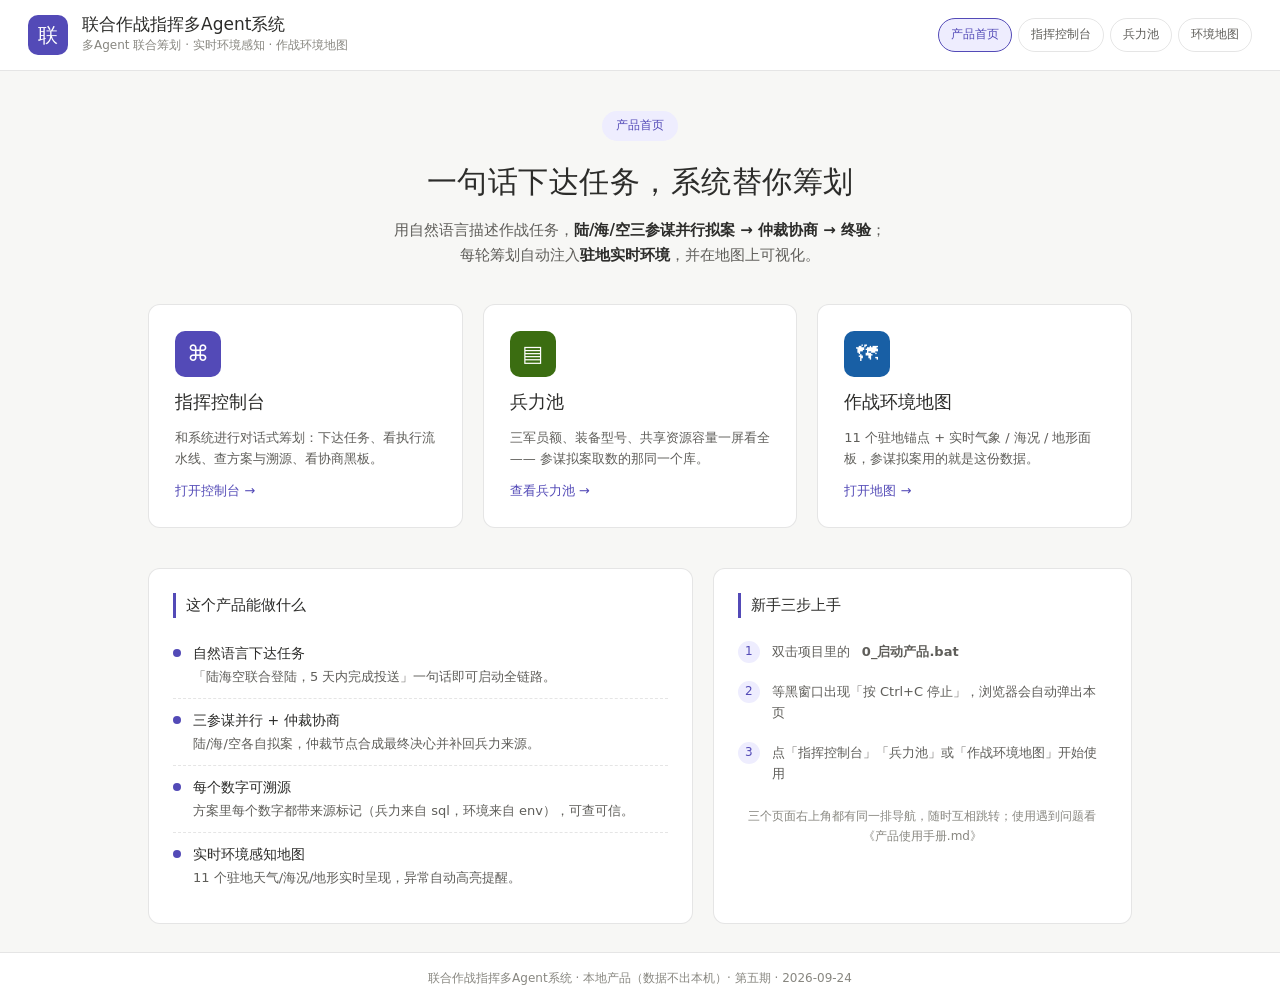
<file: web/home.html>
<!DOCTYPE html>
<html lang="zh-CN" data-page-node-id="LlQgannALcBFHp84JumNwy">
<head data-page-node-id="kQDPvSwBIkSswTk7eQsUeY">
<meta charset="UTF-8" data-page-node-id="fi76HPH9n7aCUVdRHzDtpK">
<meta name="viewport" content="width=device-width, initial-scale=1.0" data-page-node-id="eFuVHrAAAEqszeP6D2lEgh">
<title>联合作战指挥多Agent系统 · 产品首页</title>
<style>
  :root{
    --bg-page:#F7F7F5; --bg-card:#FFFFFF; --bg-sub:#F1EFE8;
    --bd:rgba(0,0,0,.10); --bd-2:rgba(0,0,0,.18);
    --tx:#2C2C2A; --tx-2:#5F5E5A; --tx-3:#888780;
    --accent:#534AB7; --accent-soft:#EEEDFE;
    --army:#3B6D11; --navy:#185FA5; --air:#0F6E56;
    --r:12px;
    --sans:"PingFang SC","Microsoft YaHei","Hiragino Sans GB",system-ui,-apple-system,sans-serif;
  }
  *{box-sizing:border-box;margin:0;padding:0}
  body{background:var(--bg-page);color:var(--tx);font-family:var(--sans);
    font-size:14px;line-height:1.65;font-weight:400;-webkit-font-smoothing:antialiased;
    min-height:100vh;display:flex;flex-direction:column}
  a{color:inherit;text-decoration:none}

  /* 顶栏，与控制台一致 */
  .topbar{display:flex;align-items:center;justify-content:space-between;
    padding:14px 28px;border-bottom:1px solid var(--bd);background:var(--bg-card)}
  .brand{display:flex;align-items:center;gap:14px}
  .mark{width:40px;height:40px;border-radius:10px;background:var(--accent);color:#fff;
    display:flex;align-items:center;justify-content:center;font-size:20px;font-weight:500}
  .brand h1{font-size:17px;font-weight:500;line-height:1.2}
  .brand p{font-size:12px;color:var(--tx-3);margin-top:2px}
  .pill{font-size:12px;padding:6px 12px;border:1px solid var(--bd);border-radius:999px;color:var(--tx-2)}
  .pill-link{text-decoration:none;display:inline-flex;align-items:center}
  .pill-link:hover{border-color:var(--accent);color:var(--accent)}
  /* 全局导航：四个页面（首页/控制台/兵力池/地图）用的是同一排，当前页高亮 */
  .pnav{display:flex;align-items:center;gap:6px;margin-left:auto}
  .pnav .cur{color:var(--accent);font-weight:500;border-color:var(--accent);background:var(--accent-soft)}

  /* 主区 */
  main{flex:1;max-width:1040px;width:100%;margin:0 auto;padding:40px 28px 28px}
  .hero{text-align:center;margin-bottom:36px}
  .hero .tag{display:inline-block;font-size:12px;color:var(--accent);
    background:var(--accent-soft);padding:5px 14px;border-radius:999px;margin-bottom:16px}
  .hero h2{font-size:30px;font-weight:500;letter-spacing:.5px}
  .hero p{color:var(--tx-2);margin-top:12px;font-size:15px}
  .hero p b{color:var(--tx)}

  /* 三个大入口：控制台 / 兵力池 / 地图 —— 三者并列，不要再藏成控制台的子页签 */
  .entries{display:grid;grid-template-columns:repeat(3,1fr);gap:20px;margin-bottom:40px}
  @media (max-width:900px){ .entries{grid-template-columns:1fr} }
  .entry{background:var(--bg-card);border:1px solid var(--bd);border-radius:var(--r);
    padding:26px;display:flex;flex-direction:column;gap:10px;transition:.15s;
    position:relative;overflow:hidden}
  .entry:hover{border-color:var(--accent);box-shadow:0 6px 20px rgba(83,74,183,.10);transform:translateY(-2px)}
  .entry .ico{width:46px;height:46px;border-radius:10px;display:flex;align-items:center;
    justify-content:center;font-size:22px;color:#fff}
  .entry.console .ico{background:var(--accent)}
  .entry.map .ico{background:var(--navy)}
  .entry.force .ico{background:var(--army)}
  .entry h3{font-size:18px;font-weight:500}
  .entry p{color:var(--tx-2);font-size:13px;min-height:42px}
  .entry .go{margin-top:auto;font-size:13px;color:var(--accent);font-weight:500}
  .entry .go::after{content:" →";}

  /* 功能 + 步骤 */
  .grid2{display:grid;grid-template-columns:1.3fr 1fr;gap:20px}
  .card{background:var(--bg-card);border:1px solid var(--bd);border-radius:var(--r);padding:24px}
  .card h4{font-size:15px;font-weight:500;margin-bottom:14px;padding-left:10px;
    border-left:3px solid var(--accent)}
  .feat{display:flex;gap:12px;padding:10px 0;border-bottom:1px dashed var(--bd)}
  .feat:last-child{border-bottom:none}
  .feat .dot{flex:none;width:8px;height:8px;border-radius:50%;background:var(--accent);margin-top:7px}
  .feat b{font-weight:500}
  .feat span{color:var(--tx-2);font-size:13px}
  ol.steps{list-style:none;counter-reset:s}
  ol.steps li{counter-increment:s;display:flex;gap:12px;padding:9px 0;color:var(--tx-2);font-size:13px}
  ol.steps li::before{content:counter(s);flex:none;width:22px;height:22px;border-radius:50%;
    background:var(--accent-soft);color:var(--accent);display:flex;align-items:center;
    justify-content:center;font-size:12px;font-weight:500}
  .note{margin-top:14px;font-size:12px;color:var(--tx-3);text-align:center}
  footer{border-top:1px solid var(--bd);padding:16px 28px;text-align:center;
    color:var(--tx-3);font-size:12px;background:var(--bg-card)}
  @media(max-width:760px){.entries,.grid2{grid-template-columns:1fr}}
</style>
</head>
<body data-page-node-id="Ogi028sObY7hOKI1y5OyMb">

<header class="topbar" data-page-node-id="IqpCoLAVgdrHDBHQfRECKT">
  <div class="brand" data-page-node-id="AXMRUbQXJz0VVmrpN1AWvF">
    <span class="mark" data-page-node-id="bvrBlc4cHCGF51xZ5axkVw">联</span>
    <div data-page-node-id="xND4wSSayE5fdBndkBdleH">
      <h1 data-page-node-id="b8KjRke8eU5G5wJXrn0gGZ">联合作战指挥多Agent系统</h1>
      <p class="sub" data-page-node-id="Dp7xm7vHP4wTh2CFfTEkLg">多Agent 联合筹划 · 实时环境感知 · 作战环境地图</p>
    </div>
  </div>
  <nav class="pnav">
    <a id="navHome" class="pill pill-link cur" href="/home" data-serve="/home">产品首页</a>
    <a id="navConsole" class="pill pill-link" href="/" data-serve="/" data-page-node-id="caBnrlL3L7BT1FluGOGF7s">指挥控制台</a>
    <a id="navForce" class="pill pill-link" href="/force" data-serve="/force">兵力池</a>
    <a id="navMap" class="pill pill-link" href="/map" data-serve="/map">环境地图</a>
  </nav>
</header>

<main data-page-node-id="dnh63KuyGrfhTmGMbZr4wh">
  <section class="hero" data-page-node-id="KCPPoIHBHnUkiGbjDHZ6ei">
    <span class="tag" data-page-node-id="PaD2D5FymXykVAItpuXFam">产品首页</span>
    <h2 data-page-node-id="XiEzwHjQDwfRIXpaqzWLIZ">一句话下达任务，系统替你筹划</h2>
    <p data-page-node-id="kurKCD5w5eZOVA4ZC9vKPG">用自然语言描述作战任务，<b data-page-node-id="nFCEwJNNd8KpN44lxuK2Sp">陆/海/空三参谋并行拟案 → 仲裁协商 → 终验</b>；<br data-page-node-id="4iSzCvqC69F8eKImR8QvEH">
       每轮筹划自动注入<b data-page-node-id="8B9toY12HyaZH9b3nGfESA">驻地实时环境</b>，并在地图上可视化。</p>
  </section>

  <section class="entries" data-page-node-id="cNQxmdun9q1zII2HIrvUbK">
    <a class="entry console" href="/" data-serve="/" data-page-node-id="nWb1H9i9FgFOi7EzymWTk3">
      <div class="ico" data-page-node-id="yX8bMC6hkZgUddwPNvvrQO">⌘</div>
      <h3 data-page-node-id="fDbzP6HN7GzvYMTLu6cIh1">指挥控制台</h3>
      <p data-page-node-id="PlzKPstenOT8lAKwcwv88N">和系统进行对话式筹划：下达任务、看执行流水线、查方案与溯源、看协商黑板。</p>
      <div class="go" data-page-node-id="ZBa7CEU18EUyzT3VkaRMgr">打开控制台</div>
    </a>
    <a class="entry force" href="/force" data-serve="/force">
      <div class="ico">▤</div>
      <h3>兵力池</h3>
      <p>三军员额、装备型号、共享资源容量一屏看全 —— 参谋拟案取数的那同一个库。</p>
      <div class="go">查看兵力池</div>
    </a>
    <a class="entry map" href="/map" data-serve="/map" data-page-node-id="uYHMym6MCxqdgkDgC87zCH">
      <div class="ico" data-page-node-id="ZyoAwrn27sCCokYxYbEvc0">🗺</div>
      <h3 data-page-node-id="uf2wEIOXljherzNb3LgDQy">作战环境地图</h3>
      <p data-page-node-id="jixe9gYNRW5dwObBUpXbOy">11 个驻地锚点 + 实时气象 / 海况 / 地形面板，参谋拟案用的就是这份数据。</p>
      <div class="go" data-page-node-id="J3iD4OFD9N4BmzuvPe9sVO">打开地图</div>
    </a>
  </section>

  <section class="grid2" data-page-node-id="cwBsain1umOCmSjGKJcdbx">
    <div class="card" data-page-node-id="eJftZ3vRnX4izAG5zmAfWL">
      <h4 data-page-node-id="0GgpeuMcZA8yyf4661QGTC">这个产品能做什么</h4>
      <div class="feat" data-page-node-id="sN2O3HUO92Yx23Bcou42Nu"><span class="dot" data-page-node-id="tUDNmeE3WYrqu6akrNBMJU"></span><div data-page-node-id="qalBvrez7ToqAdprCf4qGn"><b data-page-node-id="5Y7kyigAOcbpdDccTVmlr6">自然语言下达任务</b><br data-page-node-id="lMhQmjuUJsqZsvt7buqIK6"><span data-page-node-id="jxHmuJjzzExjmWrQXXsSa9">「陆海空联合登陆，5 天内完成投送」一句话即可启动全链路。</span></div></div>
      <div class="feat" data-page-node-id="qOluPffgMY4YfvLNVFQGbP"><span class="dot" data-page-node-id="A2ZFqQrCSI6PrzNx2h2Ric"></span><div data-page-node-id="17a4aCPYiUqTOvCQPC8EwZ"><b data-page-node-id="2Mc1Xv2FYObl7KFU3SvBEv">三参谋并行 + 仲裁协商</b><br data-page-node-id="nkO5XaBR79OMRwTk7pQOSN"><span data-page-node-id="9iAlXJv8eonmFQq4Kx6yrV">陆/海/空各自拟案，仲裁节点合成最终决心并补回兵力来源。</span></div></div>
      <div class="feat" data-page-node-id="BPZNDDX4g8AmBlNzu3EdIo"><span class="dot" data-page-node-id="CpTiY3stn8OqMT2E8uHkre"></span><div data-page-node-id="v8EgnOCffojd6cvWHSQSWx"><b data-page-node-id="2JphWwY62eXnKzLDPhFvfs">每个数字可溯源</b><br data-page-node-id="wfGJ30ZBGdK7WD69Q5eDpT"><span data-page-node-id="pF1T2xcPScBOIw21Ylkcxr">方案里每个数字都带来源标记（兵力来自 sql，环境来自 env），可查可信。</span></div></div>
      <div class="feat" data-page-node-id="GePT39cjjvnJVTrUFCnHRN"><span class="dot" data-page-node-id="YyKrFJBmoFXZTlZQWBbBBc"></span><div data-page-node-id="a5yQuV1mFlXA3EkCOI001R"><b data-page-node-id="4VMsbjTuzE8VMomErvWwSq">实时环境感知地图</b><br data-page-node-id="puk57XeFL7xiqEkHj34WJX"><span data-page-node-id="3aChYhJfKO3q3RRuvh0J7S">11 个驻地天气/海况/地形实时呈现，异常自动高亮提醒。</span></div></div>
    </div>
    <div class="card" data-page-node-id="WCF3BGIhvD7vZ2FvfABSTR">
      <h4 data-page-node-id="K1UdApMc7h3ErRz6GZ7NdP">新手三步上手</h4>
      <ol class="steps" data-page-node-id="gQUpmC7Dgh0DKo3OLzm48b">
        <li data-page-node-id="c84DOpr83x8GhmZOwKtBGF">双击项目里的 <b data-page-node-id="yFr2V62wV2k4XScSqXfQqo">0_启动产品.bat</b></li>
        <li data-page-node-id="sa1RGPj4OoRyAv0dwLlmWu">等黑窗口出现「按 Ctrl+C 停止」，浏览器会自动弹出本页</li>
        <li data-page-node-id="kWVia1Ijp7L9tM4srxEsvO">点「指挥控制台」「兵力池」或「作战环境地图」开始使用</li>
      </ol>
      <p class="note" data-page-node-id="qbisxhzCkpH4f5eDweHbqf">三个页面右上角都有同一排导航，随时互相跳转；使用遇到问题看《产品使用手册.md》</p>
    </div>
  </section>
</main>

<footer data-page-node-id="xWRZ2dwJvGHrPENNns59WF">
  联合作战指挥多Agent系统 · 本地产品（数据不出本机）· 第五期 · 2026-09-24
</footer>

<script>
/* 防呆：若有人把本页当本地文件直接打开（file://），
   页面里的 / 与 /map 会被浏览器解析成硬盘根目录 → 出现 E:\ 索引 / file:///E:/map。
   检测到 file:// 就自动把入口指向本机服务，并给出醒目提示。 */
(function () {
  if (location.protocol !== 'file:') return;
  var base = 'http://127.0.0.1:8000';
  document.querySelectorAll('a[data-serve]').forEach(function (a) {
    a.setAttribute('href', base + a.getAttribute('data-serve'));
  });
  var bar = document.createElement('div');
  bar.style.cssText = 'background:#FAEEDA;color:#854F0B;border-bottom:1px solid rgba(0,0,0,.12);' +
    'padding:11px 20px;font-size:13px;line-height:1.6;text-align:center';
  bar.innerHTML = '⚠ 你是<b>直接打开了本地文件</b>，链接会指向硬盘导致打不开。' +
    '正确用法：回到项目目录<b>双击「0_启动产品.bat」</b>，浏览器会自动打开产品首页' +
    '（<b>http://127.0.0.1:8000/home</b>）。下面的按钮已自动指向本机服务，若服务已启动可直接点击。';
  document.body.insertBefore(bar, document.body.firstChild);
})();
</script>
</body>
</html>
</file>
